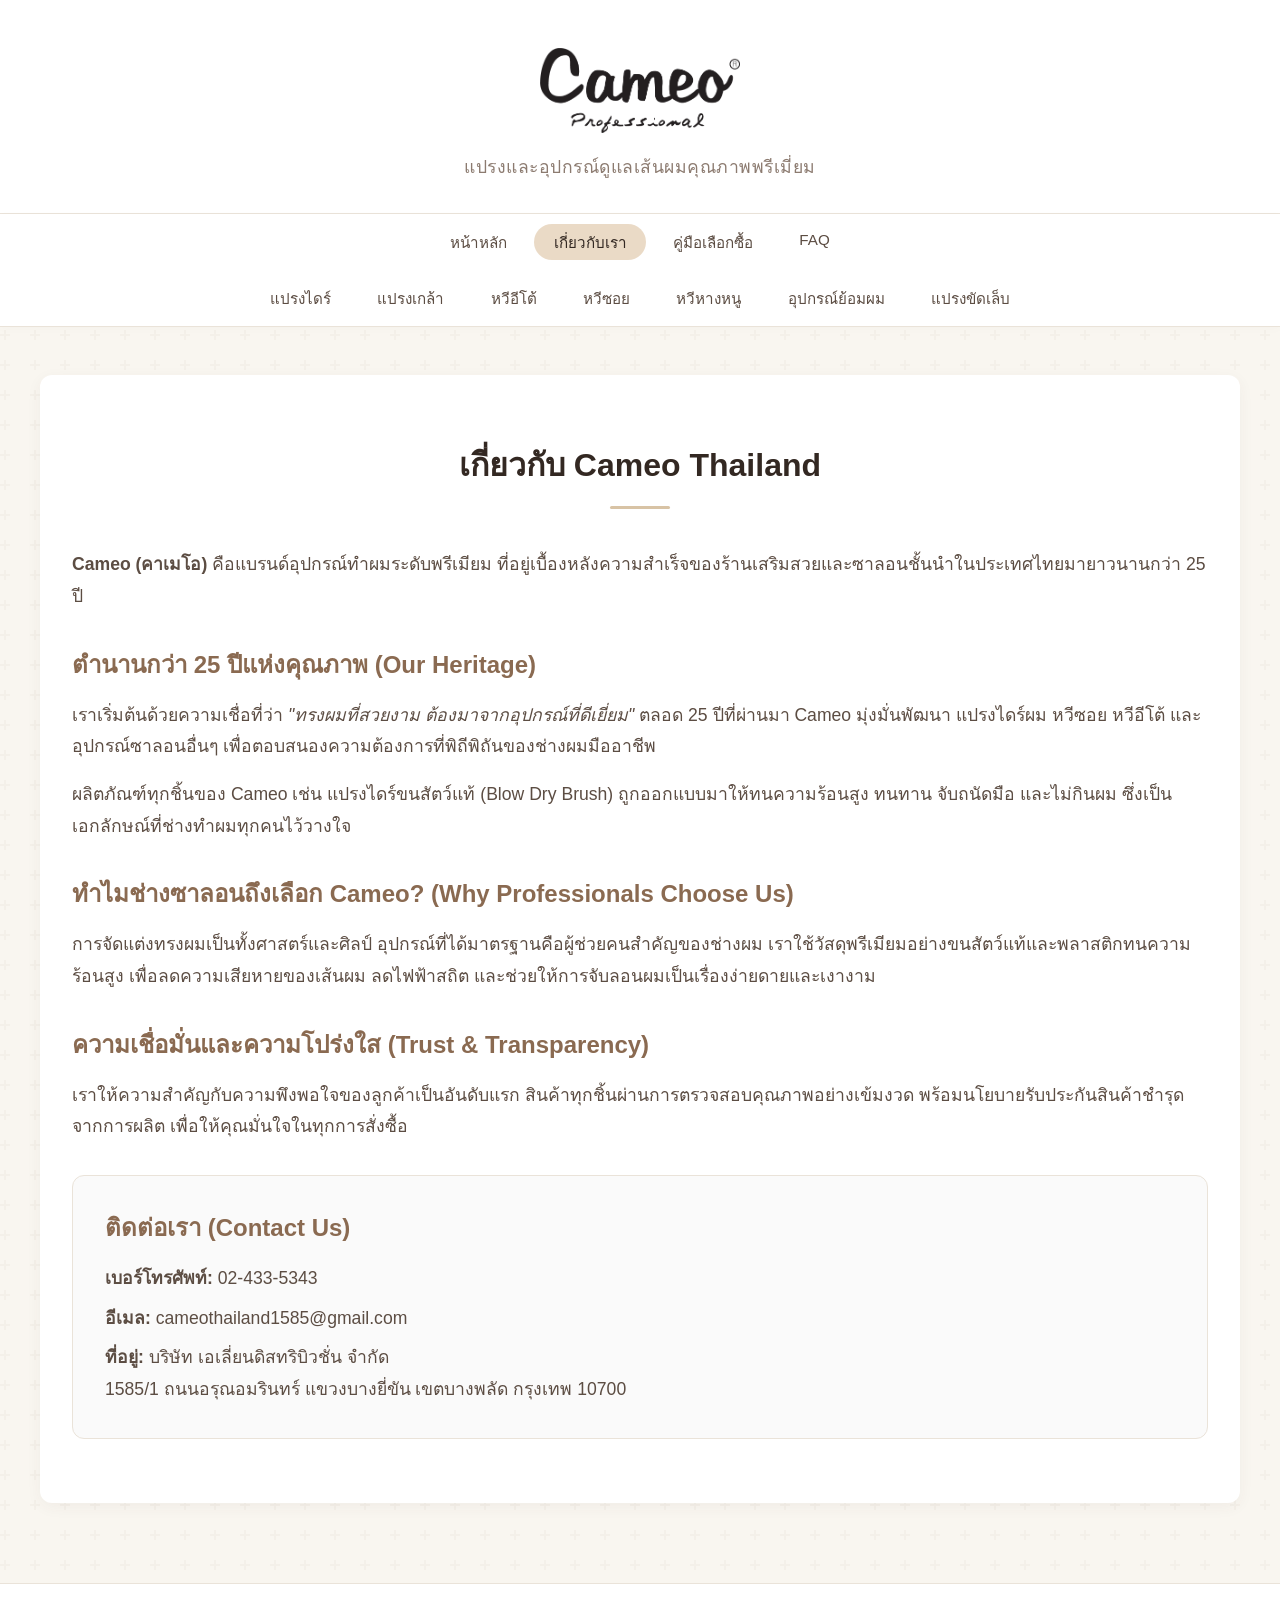
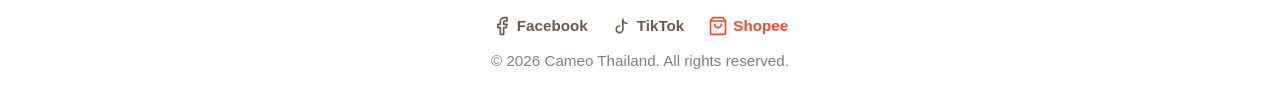
<file: about.html>
<!DOCTYPE html>
<html lang="th">
<head>
  <meta charset="UTF-8" />
  <meta http-equiv="X-UA-Compatible" content="IE=edge" />
  <meta name="viewport" content="width=device-width, initial-scale=1.0" />
  <title>เกี่ยวกับเรา | Cameo Thailand แบรนด์อุปกรณ์ทำผมที่ผู้เชี่ยวชาญไว้วางใจ</title>
  <meta name="description" content="ทำความรู้จัก Cameo Thailand แบรนด์แปรงไดร์ผม หวี และอุปกรณ์ซาลอนคุณภาพพรีเมียม ที่อยู่คู่ร้านเสริมสวยไทยมากว่า 25 ปี" />
  <link rel="stylesheet" href="style.css" />
  <style>
    .seo-content { padding: 4rem 2rem; background: #FFFFFF; border-radius: 12px; margin-bottom: 2rem; box-shadow: 0 4px 15px rgba(74, 59, 50, 0.05); }
    .seo-content h2 { border: none; margin-bottom: 1.5rem; text-align: left; }
    .seo-content h2::after { display: none; }
    .seo-content h3 { font-size: 1.5rem; color: #8A6A51; margin-bottom: 1rem; margin-top: 2rem; }
    .seo-content p { font-size: 1.1rem; line-height: 1.8; color: #5C4D43; margin-bottom: 1rem; }
  </style>
  <script type="application/ld+json">
  {
    "@context": "https://schema.org",
    "@type": "Organization",
    "name": "Cameo Thailand",
    "url": "https://cameothailand.com",
    "logo": "https://cameothailand.com/resource/Cameo%20image/Logo%20Cameo.png",
    "description": "แบรนด์อุปกรณ์ทำผม แปรงไดร์ หวีซอย หวีหางหนู และอุปกรณ์เสริมสวยคุณภาพสูง ที่ได้รับความไว้วางใจจากร้านซาลอนทั่วประเทศ",
    "contactPoint": {
      "@type": "ContactPoint",
      "telephone": "02-883-7494",
      "contactType": "customer service"
    }
  }
  </script>

  <link rel="icon" type="image/png" href="favicon.png" />
</head>
<body>
  <header class="header">
    <a href="index.html">
      <img src="resource/Cameo%20image/Logo%20Cameo.png" alt="Cameo Thailand Logo" class="logo" />
    </a>
    <div class="site-title">Cameo Thailand</div>
    <p class="tagline">แปรงและอุปกรณ์ดูแลเส้นผมคุณภาพพรีเมี่ยม</p>
  </header>
  <nav class="nav">
    <ul class="nav-row top-row">
      <li><a href="index.html">หน้าหลัก</a></li>
      <li><a href="about.html" class="active">เกี่ยวกับเรา</a></li>
      <li><a href="buying-guide.html">คู่มือเลือกซื้อ</a></li>
      <li><a href="faq.html">FAQ</a></li>
    </ul>
    <ul class="nav-row bottom-row">
      <li><a href="category-1.html">แปรงไดร์</a></li>
      <li><a href="category-2.html">แปรงเกล้า</a></li>
      <li><a href="category-3.html">หวีอีโต้</a></li>
      <li><a href="category-4.html">หวีซอย</a></li>
      <li><a href="category-5.html">หวีหางหนู</a></li>
      <li><a href="category-6.html">อุปกรณ์ย้อมผม</a></li>
      <li><a href="category-7.html">แปรงขัดเล็บ</a></li>
    </ul>
  </nav>
  <main class="main">
    <article class="seo-content">
      <h1>เกี่ยวกับ Cameo Thailand</h1>
      <p><strong>Cameo (คาเมโอ)</strong> คือแบรนด์อุปกรณ์ทำผมระดับพรีเมียม ที่อยู่เบื้องหลังความสำเร็จของร้านเสริมสวยและซาลอนชั้นนำในประเทศไทยมายาวนานกว่า 25 ปี</p>
      
      <h3>ตำนานกว่า 25 ปีแห่งคุณภาพ (Our Heritage)</h3>
      <p>เราเริ่มต้นด้วยความเชื่อที่ว่า <em>"ทรงผมที่สวยงาม ต้องมาจากอุปกรณ์ที่ดีเยี่ยม"</em> ตลอด 25 ปีที่ผ่านมา Cameo มุ่งมั่นพัฒนา แปรงไดร์ผม หวีซอย หวีอีโต้ และอุปกรณ์ซาลอนอื่นๆ เพื่อตอบสนองความต้องการที่พิถีพิถันของช่างผมมืออาชีพ</p>
      <p>ผลิตภัณฑ์ทุกชิ้นของ Cameo เช่น แปรงไดร์ขนสัตว์แท้ (Blow Dry Brush) ถูกออกแบบมาให้ทนความร้อนสูง ทนทาน จับถนัดมือ และไม่กินผม ซึ่งเป็นเอกลักษณ์ที่ช่างทำผมทุกคนไว้วางใจ</p>

      <h3>ทำไมช่างซาลอนถึงเลือก Cameo? (Why Professionals Choose Us)</h3>
      <p>การจัดแต่งทรงผมเป็นทั้งศาสตร์และศิลป์ อุปกรณ์ที่ได้มาตรฐานคือผู้ช่วยคนสำคัญของช่างผม เราใช้วัสดุพรีเมียมอย่างขนสัตว์แท้และพลาสติกทนความร้อนสูง เพื่อลดความเสียหายของเส้นผม ลดไฟฟ้าสถิต และช่วยให้การจับลอนผมเป็นเรื่องง่ายดายและเงางาม</p>

      <h3>ความเชื่อมั่นและความโปร่งใส (Trust & Transparency)</h3>
      <p>เราให้ความสำคัญกับความพึงพอใจของลูกค้าเป็นอันดับแรก สินค้าทุกชิ้นผ่านการตรวจสอบคุณภาพอย่างเข้มงวด พร้อมนโยบายรับประกันสินค้าชำรุดจากการผลิต เพื่อให้คุณมั่นใจในทุกการสั่งซื้อ</p>
      
      <div style="background: #FAFAFA; padding: 2rem; border-radius: 12px; margin-top: 2rem; border: 1px solid #EAE3D9;">
        <h3 style="margin-top: 0;">ติดต่อเรา (Contact Us)</h3>
        <p style="margin-bottom: 0.5rem;"><strong>เบอร์โทรศัพท์:</strong> 02-433-5343</p>
        <p style="margin-bottom: 0.5rem;"><strong>อีเมล:</strong> cameothailand1585@gmail.com</p>
        <p style="margin-bottom: 0;"><strong>ที่อยู่:</strong> บริษัท เอเลี่ยนดิสทริบิวชั่น จำกัด<br>1585/1 ถนนอรุณอมรินทร์ แขวงบางยี่ขัน เขตบางพลัด กรุงเทพ 10700</p>
      </div>
    </article>
  </main>
      <footer class="footer">
    <div class="footer-links" style="margin-bottom: 1rem; display: flex; justify-content: center; gap: 1.5rem; flex-wrap: wrap; align-items: center;">
      <a href="https://www.facebook.com/cameoprofessional/" target="_blank" rel="noopener noreferrer" style="color: #6C5A4F; text-decoration: none; font-weight: 600; display: flex; align-items: center;">
        <svg width="20" height="20" viewBox="0 0 24 24" fill="none" stroke="currentColor" stroke-width="2" stroke-linecap="round" stroke-linejoin="round" style="margin-right: 5px;"><path d="M18 2h-3a5 5 0 0 0-5 5v3H7v4h3v8h4v-8h3l1-4h-4V7a1 1 0 0 1 1-1h3z"></path></svg> Facebook
      </a>
      <a href="https://www.tiktok.com/@cameo.thailand" target="_blank" rel="noopener noreferrer" style="color: #6C5A4F; text-decoration: none; font-weight: 600; display: flex; align-items: center;">
        <svg width="20" height="20" viewBox="0 0 24 24" fill="none" stroke="currentColor" stroke-width="2" stroke-linecap="round" stroke-linejoin="round" style="margin-right: 5px;"><path d="M9 12a4 4 0 1 0 4 4V4a5 5 0 0 0 5 5"></path></svg> TikTok
      </a>
      <a href="https://shopee.co.th/salonplus" target="_blank" rel="noopener noreferrer" style="color: #ee4d2d; text-decoration: none; font-weight: 600; display: flex; align-items: center;">
        <svg width="20" height="20" viewBox="0 0 24 24" fill="none" stroke="currentColor" stroke-width="2" stroke-linecap="round" stroke-linejoin="round" style="margin-right: 5px;"><path d="M6 2L3 6v14a2 2 0 0 0 2 2h14a2 2 0 0 0 2-2V6l-3-4z"></path><line x1="3" y1="6" x2="21" y2="6"></line><path d="M16 10a4 4 0 0 1-8 0"></path></svg> Shopee
      </a>
    </div>
    <p>© 2026 Cameo Thailand. All rights reserved.</p>
  </footer>
</body>
</html>
</file>
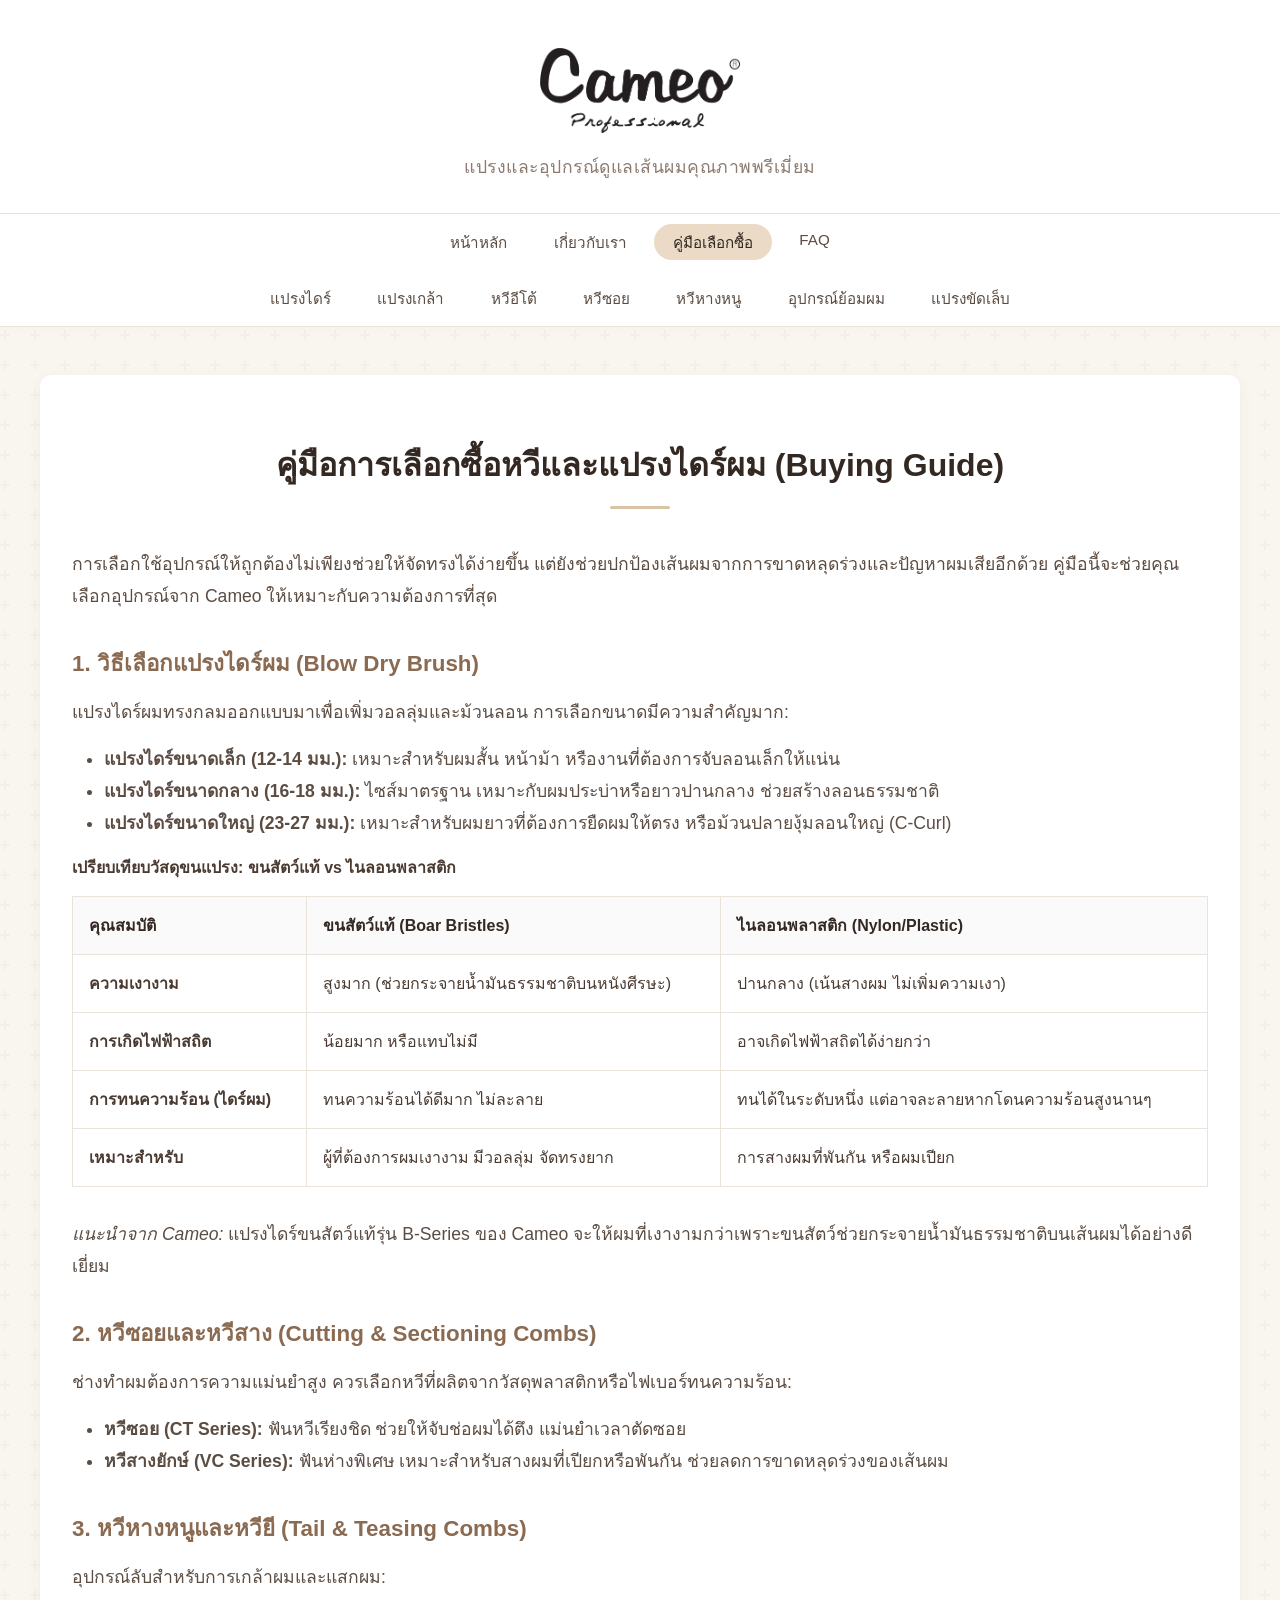
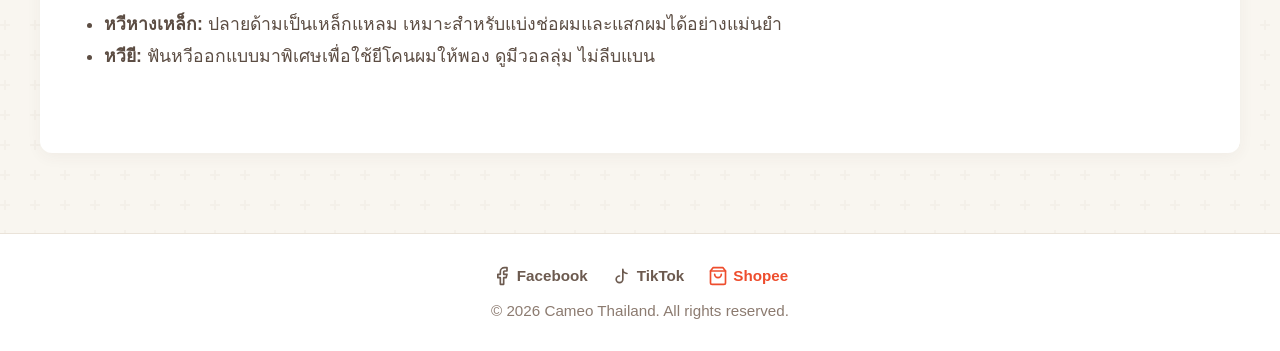
<file: buying-guide.html>
<!DOCTYPE html>
<html lang="th">
<head>
  <meta charset="UTF-8" />
  <meta http-equiv="X-UA-Compatible" content="IE=edge" />
  <meta name="viewport" content="width=device-width, initial-scale=1.0" />
  <title>คู่มือการเลือกซื้อแปรงและหวี | วิธีเลือกให้เหมาะกับเส้นผม - Cameo Thailand</title>
  <meta name="description" content="คู่มือแนะนำวิธีการเลือกซื้อแปรงไดร์ผม หวีซอย หวีอีโต้ ให้เหมาะกับสภาพเส้นผมของคุณ เคล็ดลับจากผู้เชี่ยวชาญกว่า 25 ปี" />
  <link rel="stylesheet" href="style.css" />
  <style>
    .seo-content { padding: 4rem 2rem; background: #FFFFFF; border-radius: 12px; margin-bottom: 2rem; box-shadow: 0 4px 15px rgba(74, 59, 50, 0.05); }
    .seo-content h2 { border: none; margin-bottom: 1.5rem; text-align: left; }
    .seo-content h2::after { display: none; }
    .seo-content h3 { font-size: 1.4rem; color: #8A6A51; margin-bottom: 1rem; margin-top: 2rem; }
    .seo-content p, .seo-content ul { font-size: 1.1rem; line-height: 1.8; color: #5C4D43; margin-bottom: 1rem; }
    .seo-content ul { padding-left: 2rem; }
  </style>

  <link rel="icon" type="image/png" href="favicon.png" />
</head>
<body>
  <header class="header">
    <a href="index.html">
      <img src="resource/Cameo%20image/Logo%20Cameo.png" alt="Cameo Thailand Logo" class="logo" />
    </a>
    <div class="site-title">Cameo Thailand</div>
    <p class="tagline">แปรงและอุปกรณ์ดูแลเส้นผมคุณภาพพรีเมี่ยม</p>
  </header>
  <nav class="nav">
    <ul class="nav-row top-row">
      <li><a href="index.html">หน้าหลัก</a></li>
      <li><a href="about.html">เกี่ยวกับเรา</a></li>
      <li><a href="buying-guide.html" class="active">คู่มือเลือกซื้อ</a></li>
      <li><a href="faq.html">FAQ</a></li>
    </ul>
    <ul class="nav-row bottom-row">
      <li><a href="category-1.html">แปรงไดร์</a></li>
      <li><a href="category-2.html">แปรงเกล้า</a></li>
      <li><a href="category-3.html">หวีอีโต้</a></li>
      <li><a href="category-4.html">หวีซอย</a></li>
      <li><a href="category-5.html">หวีหางหนู</a></li>
      <li><a href="category-6.html">อุปกรณ์ย้อมผม</a></li>
      <li><a href="category-7.html">แปรงขัดเล็บ</a></li>
    </ul>
  </nav>
  <main class="main">
    <article class="seo-content">
      <h1>คู่มือการเลือกซื้อหวีและแปรงไดร์ผม (Buying Guide)</h1>
      <p>การเลือกใช้อุปกรณ์ให้ถูกต้องไม่เพียงช่วยให้จัดทรงได้ง่ายขึ้น แต่ยังช่วยปกป้องเส้นผมจากการขาดหลุดร่วงและปัญหาผมเสียอีกด้วย คู่มือนี้จะช่วยคุณเลือกอุปกรณ์จาก Cameo ให้เหมาะกับความต้องการที่สุด</p>
      
      <h3>1. วิธีเลือกแปรงไดร์ผม (Blow Dry Brush)</h3>
      <p>แปรงไดร์ผมทรงกลมออกแบบมาเพื่อเพิ่มวอลลุ่มและม้วนลอน การเลือกขนาดมีความสำคัญมาก:</p>
      <ul>
        <li><strong>แปรงไดร์ขนาดเล็ก (12-14 มม.):</strong> เหมาะสำหรับผมสั้น หน้าม้า หรืองานที่ต้องการจับลอนเล็กให้แน่น</li>
        <li><strong>แปรงไดร์ขนาดกลาง (16-18 มม.):</strong> ไซส์มาตรฐาน เหมาะกับผมประบ่าหรือยาวปานกลาง ช่วยสร้างลอนธรรมชาติ</li>
        <li><strong>แปรงไดร์ขนาดใหญ่ (23-27 มม.):</strong> เหมาะสำหรับผมยาวที่ต้องการยืดผมให้ตรง หรือม้วนปลายงุ้มลอนใหญ่ (C-Curl)</li>
      </ul>
      
      <h4>เปรียบเทียบวัสดุขนแปรง: ขนสัตว์แท้ vs ไนลอนพลาสติก</h4>
      <div style="overflow-x: auto; margin-bottom: 2rem; margin-top: 1rem;">
        <table style="width: 100%; border-collapse: collapse; border: 1px solid #EAE3D9; text-align: left;">
          <thead>
            <tr style="background-color: #FAFAFA; color: #332822;">
              <th style="padding: 1rem; border: 1px solid #EAE3D9;">คุณสมบัติ</th>
              <th style="padding: 1rem; border: 1px solid #EAE3D9;">ขนสัตว์แท้ (Boar Bristles)</th>
              <th style="padding: 1rem; border: 1px solid #EAE3D9;">ไนลอนพลาสติก (Nylon/Plastic)</th>
            </tr>
          </thead>
          <tbody>
            <tr>
              <td style="padding: 1rem; border: 1px solid #EAE3D9;"><strong>ความเงางาม</strong></td>
              <td style="padding: 1rem; border: 1px solid #EAE3D9;">สูงมาก (ช่วยกระจายน้ำมันธรรมชาติบนหนังศีรษะ)</td>
              <td style="padding: 1rem; border: 1px solid #EAE3D9;">ปานกลาง (เน้นสางผม ไม่เพิ่มความเงา)</td>
            </tr>
            <tr>
              <td style="padding: 1rem; border: 1px solid #EAE3D9;"><strong>การเกิดไฟฟ้าสถิต</strong></td>
              <td style="padding: 1rem; border: 1px solid #EAE3D9;">น้อยมาก หรือแทบไม่มี</td>
              <td style="padding: 1rem; border: 1px solid #EAE3D9;">อาจเกิดไฟฟ้าสถิตได้ง่ายกว่า</td>
            </tr>
            <tr>
              <td style="padding: 1rem; border: 1px solid #EAE3D9;"><strong>การทนความร้อน (ไดร์ผม)</strong></td>
              <td style="padding: 1rem; border: 1px solid #EAE3D9;">ทนความร้อนได้ดีมาก ไม่ละลาย</td>
              <td style="padding: 1rem; border: 1px solid #EAE3D9;">ทนได้ในระดับหนึ่ง แต่อาจละลายหากโดนความร้อนสูงนานๆ</td>
            </tr>
            <tr>
              <td style="padding: 1rem; border: 1px solid #EAE3D9;"><strong>เหมาะสำหรับ</strong></td>
              <td style="padding: 1rem; border: 1px solid #EAE3D9;">ผู้ที่ต้องการผมเงางาม มีวอลลุ่ม จัดทรงยาก</td>
              <td style="padding: 1rem; border: 1px solid #EAE3D9;">การสางผมที่พันกัน หรือผมเปียก</td>
            </tr>
          </tbody>
        </table>
      </div>
      <p><em>แนะนำจาก Cameo:</em> แปรงไดร์ขนสัตว์แท้รุ่น B-Series ของ Cameo จะให้ผมที่เงางามกว่าเพราะขนสัตว์ช่วยกระจายน้ำมันธรรมชาติบนเส้นผมได้อย่างดีเยี่ยม</p>

      <h3>2. หวีซอยและหวีสาง (Cutting & Sectioning Combs)</h3>
      <p>ช่างทำผมต้องการความแม่นยำสูง ควรเลือกหวีที่ผลิตจากวัสดุพลาสติกหรือไฟเบอร์ทนความร้อน:</p>
      <ul>
        <li><strong>หวีซอย (CT Series):</strong> ฟันหวีเรียงชิด ช่วยให้จับช่อผมได้ตึง แม่นยำเวลาตัดซอย</li>
        <li><strong>หวีสางยักษ์ (VC Series):</strong> ฟันห่างพิเศษ เหมาะสำหรับสางผมที่เปียกหรือพันกัน ช่วยลดการขาดหลุดร่วงของเส้นผม</li>
      </ul>

      <h3>3. หวีหางหนูและหวียี (Tail & Teasing Combs)</h3>
      <p>อุปกรณ์ลับสำหรับการเกล้าผมและแสกผม:</p>
      <ul>
        <li><strong>หวีหางเหล็ก:</strong> ปลายด้ามเป็นเหล็กแหลม เหมาะสำหรับแบ่งช่อผมและแสกผมได้อย่างแม่นยำ</li>
        <li><strong>หวียี:</strong> ฟันหวีออกแบบมาพิเศษเพื่อใช้ยีโคนผมให้พอง ดูมีวอลลุ่ม ไม่ลีบแบน</li>
      </ul>
    </article>
  </main>
      <footer class="footer">
    <div class="footer-links" style="margin-bottom: 1rem; display: flex; justify-content: center; gap: 1.5rem; flex-wrap: wrap; align-items: center;">
      <a href="https://www.facebook.com/cameoprofessional/" target="_blank" rel="noopener noreferrer" style="color: #6C5A4F; text-decoration: none; font-weight: 600; display: flex; align-items: center;">
        <svg width="20" height="20" viewBox="0 0 24 24" fill="none" stroke="currentColor" stroke-width="2" stroke-linecap="round" stroke-linejoin="round" style="margin-right: 5px;"><path d="M18 2h-3a5 5 0 0 0-5 5v3H7v4h3v8h4v-8h3l1-4h-4V7a1 1 0 0 1 1-1h3z"></path></svg> Facebook
      </a>
      <a href="https://www.tiktok.com/@cameo.thailand" target="_blank" rel="noopener noreferrer" style="color: #6C5A4F; text-decoration: none; font-weight: 600; display: flex; align-items: center;">
        <svg width="20" height="20" viewBox="0 0 24 24" fill="none" stroke="currentColor" stroke-width="2" stroke-linecap="round" stroke-linejoin="round" style="margin-right: 5px;"><path d="M9 12a4 4 0 1 0 4 4V4a5 5 0 0 0 5 5"></path></svg> TikTok
      </a>
      <a href="https://shopee.co.th/salonplus" target="_blank" rel="noopener noreferrer" style="color: #ee4d2d; text-decoration: none; font-weight: 600; display: flex; align-items: center;">
        <svg width="20" height="20" viewBox="0 0 24 24" fill="none" stroke="currentColor" stroke-width="2" stroke-linecap="round" stroke-linejoin="round" style="margin-right: 5px;"><path d="M6 2L3 6v14a2 2 0 0 0 2 2h14a2 2 0 0 0 2-2V6l-3-4z"></path><line x1="3" y1="6" x2="21" y2="6"></line><path d="M16 10a4 4 0 0 1-8 0"></path></svg> Shopee
      </a>
    </div>
    <p>© 2026 Cameo Thailand. All rights reserved.</p>
  </footer>
</body>
</html>
</file>
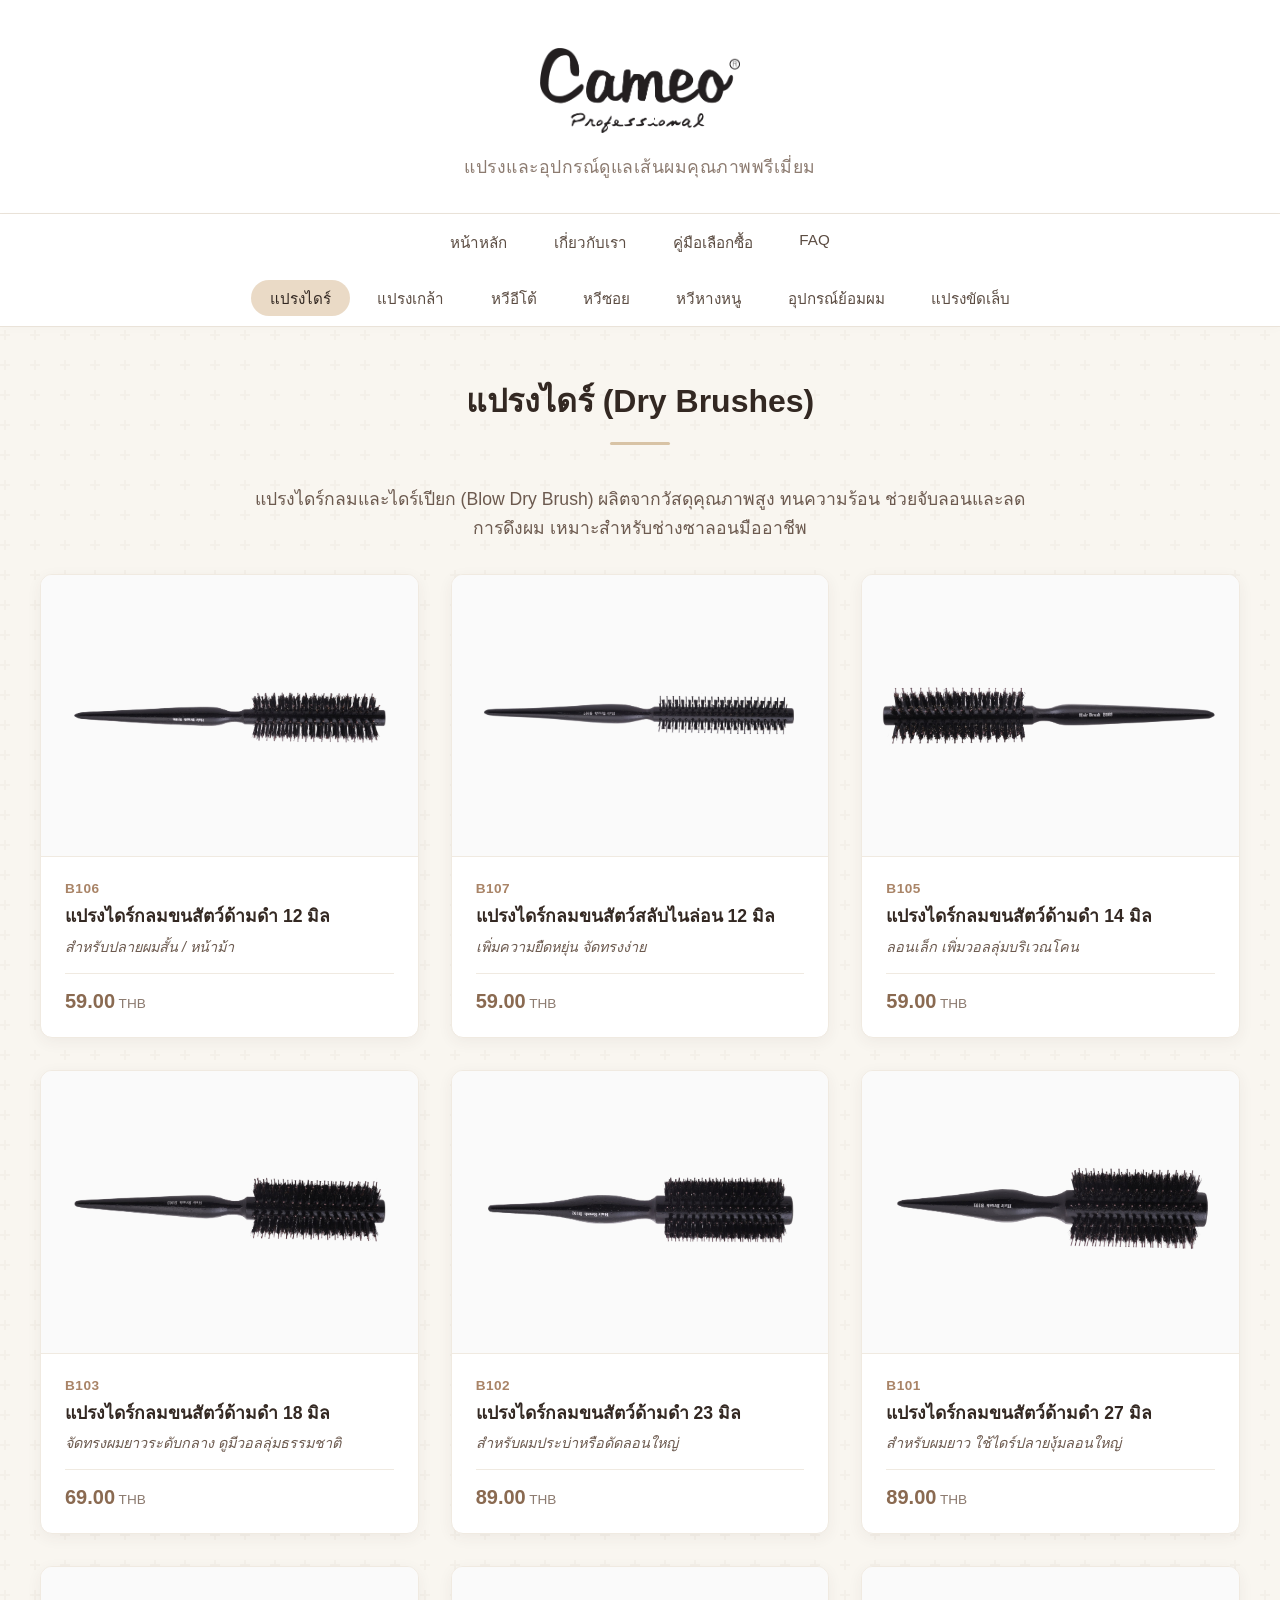
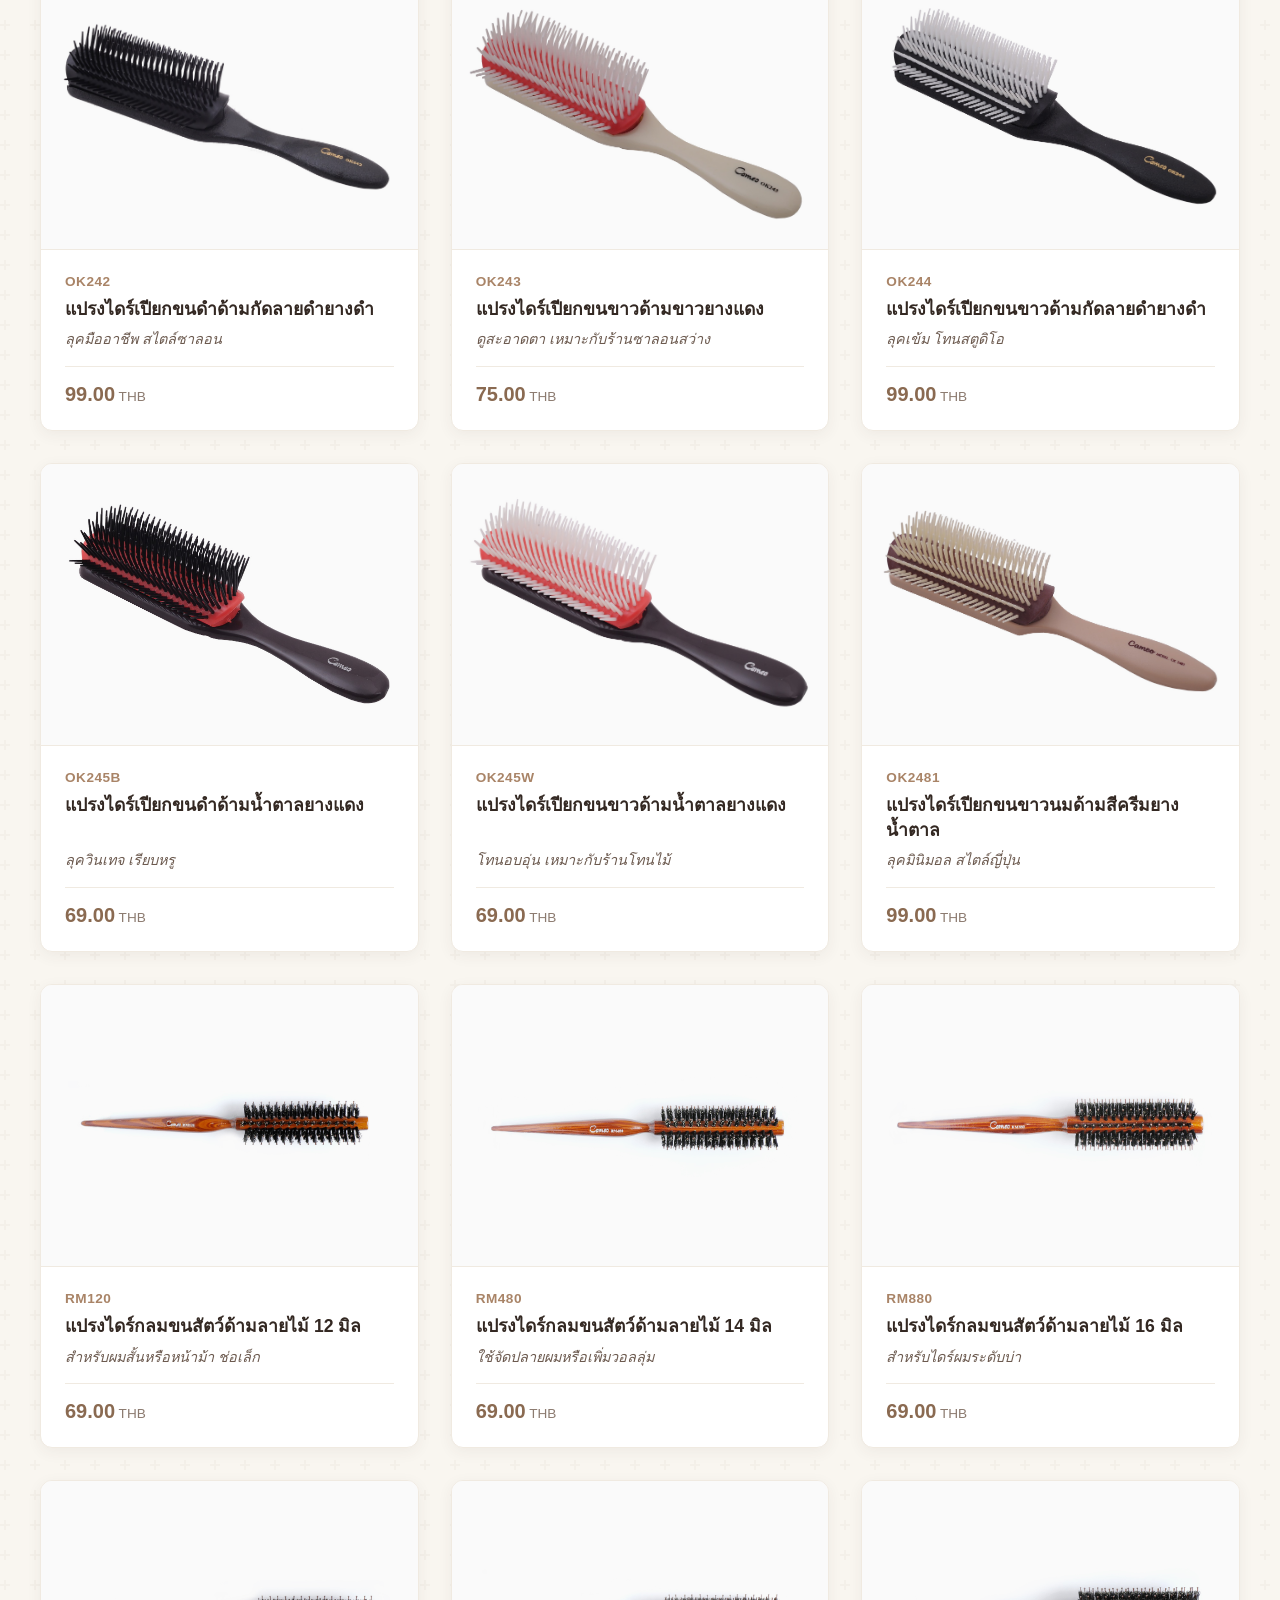
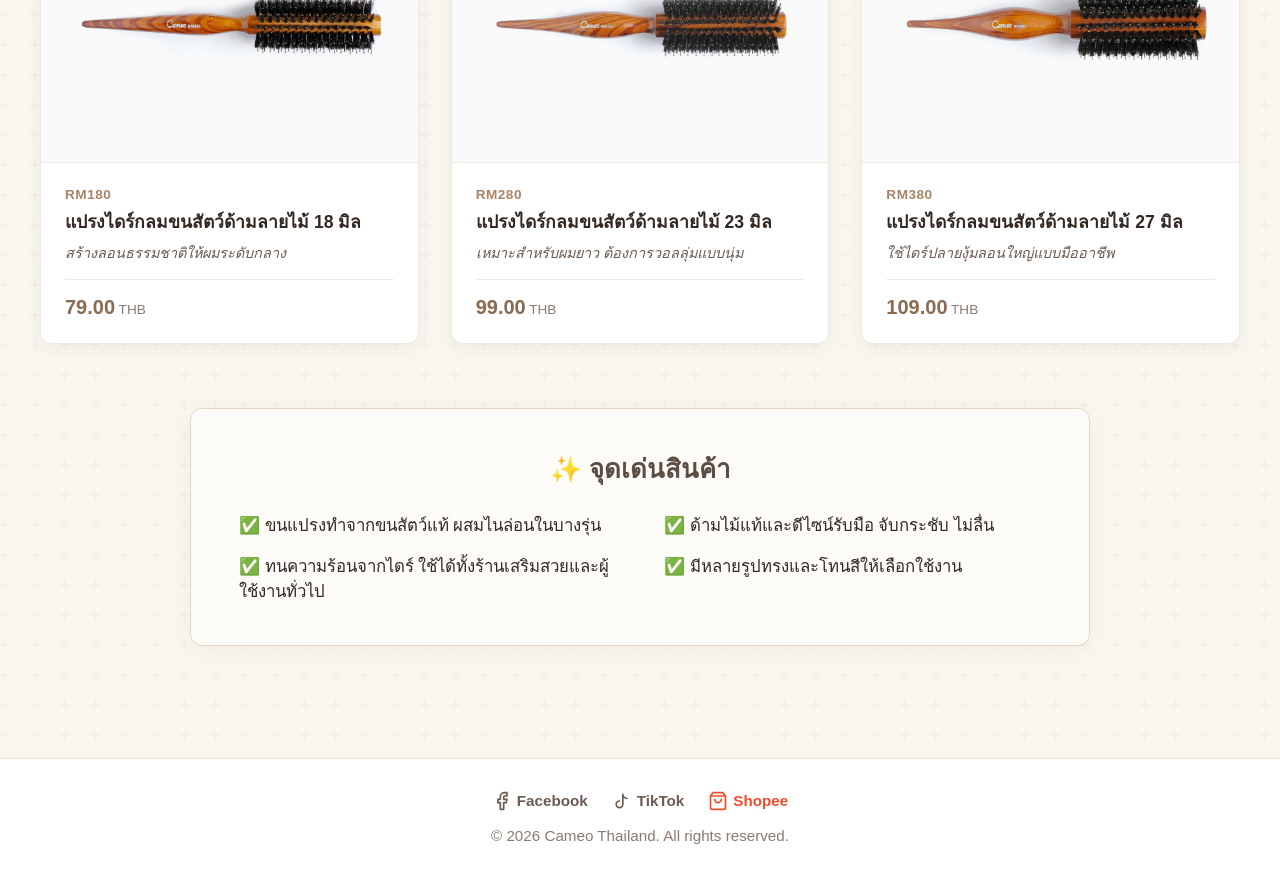
<file: category-1.html>
<!DOCTYPE html>
<html lang="th">
<head>
  <meta charset="UTF-8" />
  <meta http-equiv="X-UA-Compatible" content="IE=edge" />
  <meta name="viewport" content="width=device-width, initial-scale=1.0" />
  <title>แปรงไดร์ – Cameo Thailand</title>
  <meta name="description" content="รายการแปรงไดร์คุณภาพจาก Cameo Thailand พร้อมราคา" />
  <link rel="stylesheet" href="style.css" />

  <link rel="icon" type="image/png" href="favicon.png" />
</head>
<body>
  <header class="header">
    <img src="resource/Cameo image/Logo%20Cameo.png" alt="Cameo Thailand Logo" class="logo" />
    <div class="site-title">Cameo Thailand</div>
    <p class="tagline">แปรงและอุปกรณ์ดูแลเส้นผมคุณภาพพรีเมี่ยม</p>
  </header>
  <nav class="nav">
    <ul class="nav-row top-row">
      <li><a href="index.html">หน้าหลัก</a></li>
      <li><a href="about.html">เกี่ยวกับเรา</a></li>
      <li><a href="buying-guide.html">คู่มือเลือกซื้อ</a></li>
      <li><a href="faq.html">FAQ</a></li>
    </ul>
    <ul class="nav-row bottom-row">
      <li><a href="category-1.html" class="active">แปรงไดร์</a></li>
      <li><a href="category-2.html">แปรงเกล้า</a></li>
      <li><a href="category-3.html">หวีอีโต้</a></li>
      <li><a href="category-4.html">หวีซอย</a></li>
      <li><a href="category-5.html">หวีหางหนู</a></li>
      <li><a href="category-6.html">อุปกรณ์ย้อมผม</a></li>
      <li><a href="category-7.html">แปรงขัดเล็บ</a></li>
    </ul>
  </nav>
  <main class="main">
    <h1>แปรงไดร์ (Dry Brushes)</h1>
    <p class="category-intro" style="text-align:center; max-width:800px; margin: 0 auto 2rem; color: #6C5A4F; font-size:1.1rem; line-height: 1.6;">แปรงไดร์กลมและไดร์เปียก (Blow Dry Brush) ผลิตจากวัสดุคุณภาพสูง ทนความร้อน ช่วยจับลอนและลดการดึงผม เหมาะสำหรับช่างซาลอนมืออาชีพ</p>
    
    <div class="product-grid">
      <div class="product-card">
        <div class="product-image-wrapper">
          <a href="https://shopee.co.th/Cameo-Blow-Dry-Brushes-แปรงไดร์กลม-แปรงไดร์เปียก-มีหลายแบบให้เลือก-(E-Series-OK-Series-RM-Series)-i.42125554.45603461690?extraParams=%7B%22display_model_id%22%3A262275173638%2C%22model_selection_logic%22%3A3%7D" target="_blank" rel="noopener noreferrer"><img class="rotate-vertical" src="resource/Cameo image/1%20%E0%B9%81%E0%B8%9B%E0%B8%A3%E0%B8%87%E0%B9%84%E0%B8%94%E0%B8%A3%E0%B9%8C%E0%B8%81%E0%B8%A5%E0%B8%A1%20%E0%B9%81%E0%B8%9B%E0%B8%A3%E0%B8%87%E0%B9%84%E0%B8%94%E0%B8%A3%E0%B9%8C%E0%B9%80%E0%B8%9B%E0%B8%B5%E0%B8%A2%E0%B8%81/B106.jpg" alt="แปรงไดร์กลมขนสัตว์ด้ามดำ 12 มิล" loading="lazy" /></a>
        </div>
        <div class="product-details">
          <div class="product-code">B106</div>
          <h3 class="product-name">แปรงไดร์กลมขนสัตว์ด้ามดำ 12 มิล</h3>
          <p class="product-desc">สำหรับปลายผมสั้น / หน้าม้า</p>
          <div class="product-price">59.00</div>
        </div>
      </div>
      <div class="product-card">
        <div class="product-image-wrapper">
          <a href="https://shopee.co.th/Cameo-Blow-Dry-Brushes-แปรงไดร์กลม-แปรงไดร์เปียก-มีหลายแบบให้เลือก-(E-Series-OK-Series-RM-Series)-i.42125554.45603461690?extraParams=%7B%22display_model_id%22%3A262275173638%2C%22model_selection_logic%22%3A3%7D" target="_blank" rel="noopener noreferrer"><img class="rotate-vertical" src="resource/Cameo image/1%20%E0%B9%81%E0%B8%9B%E0%B8%A3%E0%B8%87%E0%B9%84%E0%B8%94%E0%B8%A3%E0%B9%8C%E0%B8%81%E0%B8%A5%E0%B8%A1%20%E0%B9%81%E0%B8%9B%E0%B8%A3%E0%B8%87%E0%B9%84%E0%B8%94%E0%B8%A3%E0%B9%8C%E0%B9%80%E0%B8%9B%E0%B8%B5%E0%B8%A2%E0%B8%81/B107.jpg" alt="แปรงไดร์กลมขนสัตว์สลับไนล่อน 12 มิล" loading="lazy" /></a>
        </div>
        <div class="product-details">
          <div class="product-code">B107</div>
          <h3 class="product-name">แปรงไดร์กลมขนสัตว์สลับไนล่อน 12 มิล</h3>
          <p class="product-desc">เพิ่มความยืดหยุ่น จัดทรงง่าย</p>
          <div class="product-price">59.00</div>
        </div>
      </div>
      <div class="product-card">
        <div class="product-image-wrapper">
          <a href="https://shopee.co.th/Cameo-Blow-Dry-Brushes-แปรงไดร์กลม-แปรงไดร์เปียก-มีหลายแบบให้เลือก-(E-Series-OK-Series-RM-Series)-i.42125554.45603461690?extraParams=%7B%22display_model_id%22%3A262275173638%2C%22model_selection_logic%22%3A3%7D" target="_blank" rel="noopener noreferrer"><img src="resource/Cameo image/1%20%E0%B9%81%E0%B8%9B%E0%B8%A3%E0%B8%87%E0%B9%84%E0%B8%94%E0%B8%A3%E0%B9%8C%E0%B8%81%E0%B8%A5%E0%B8%A1%20%E0%B9%81%E0%B8%9B%E0%B8%A3%E0%B8%87%E0%B9%84%E0%B8%94%E0%B8%A3%E0%B9%8C%E0%B9%80%E0%B8%9B%E0%B8%B5%E0%B8%A2%E0%B8%81/B105%20.png" alt="แปรงไดร์กลมขนสัตว์ด้ามดำ 14 มิล" loading="lazy" /></a>
        </div>
        <div class="product-details">
          <div class="product-code">B105</div>
          <h3 class="product-name">แปรงไดร์กลมขนสัตว์ด้ามดำ 14 มิล</h3>
          <p class="product-desc">ลอนเล็ก เพิ่มวอลลุ่มบริเวณโคน</p>
          <div class="product-price">59.00</div>
        </div>
      </div>
      <div class="product-card">
        <div class="product-image-wrapper">
          <a href="https://shopee.co.th/Cameo-Blow-Dry-Brushes-แปรงไดร์กลม-แปรงไดร์เปียก-มีหลายแบบให้เลือก-(E-Series-OK-Series-RM-Series)-i.42125554.45603461690?extraParams=%7B%22display_model_id%22%3A262275173638%2C%22model_selection_logic%22%3A3%7D" target="_blank" rel="noopener noreferrer"><img class="rotate-vertical" src="resource/Cameo image/1%20%E0%B9%81%E0%B8%9B%E0%B8%A3%E0%B8%87%E0%B9%84%E0%B8%94%E0%B8%A3%E0%B9%8C%E0%B8%81%E0%B8%A5%E0%B8%A1%20%E0%B9%81%E0%B8%9B%E0%B8%A3%E0%B8%87%E0%B9%84%E0%B8%94%E0%B8%A3%E0%B9%8C%E0%B9%80%E0%B8%9B%E0%B8%B5%E0%B8%A2%E0%B8%81/B103.jpg" alt="แปรงไดร์กลมขนสัตว์ด้ามดำ 18 มิล" loading="lazy" /></a>
        </div>
        <div class="product-details">
          <div class="product-code">B103</div>
          <h3 class="product-name">แปรงไดร์กลมขนสัตว์ด้ามดำ 18 มิล</h3>
          <p class="product-desc">จัดทรงผมยาวระดับกลาง ดูมีวอลลุ่มธรรมชาติ</p>
          <div class="product-price">69.00</div>
        </div>
      </div>
      <div class="product-card">
        <div class="product-image-wrapper">
          <a href="https://shopee.co.th/Cameo-Blow-Dry-Brushes-แปรงไดร์กลม-แปรงไดร์เปียก-มีหลายแบบให้เลือก-(E-Series-OK-Series-RM-Series)-i.42125554.45603461690?extraParams=%7B%22display_model_id%22%3A262275173638%2C%22model_selection_logic%22%3A3%7D" target="_blank" rel="noopener noreferrer"><img class="rotate-vertical" src="resource/Cameo image/1%20%E0%B9%81%E0%B8%9B%E0%B8%A3%E0%B8%87%E0%B9%84%E0%B8%94%E0%B8%A3%E0%B9%8C%E0%B8%81%E0%B8%A5%E0%B8%A1%20%E0%B9%81%E0%B8%9B%E0%B8%A3%E0%B8%87%E0%B9%84%E0%B8%94%E0%B8%A3%E0%B9%8C%E0%B9%80%E0%B8%9B%E0%B8%B5%E0%B8%A2%E0%B8%81/B102%20.jpg" alt="แปรงไดร์กลมขนสัตว์ด้ามดำ 23 มิล" loading="lazy" /></a>
        </div>
        <div class="product-details">
          <div class="product-code">B102</div>
          <h3 class="product-name">แปรงไดร์กลมขนสัตว์ด้ามดำ 23 มิล</h3>
          <p class="product-desc">สำหรับผมประบ่าหรือดัดลอนใหญ่</p>
          <div class="product-price">89.00</div>
        </div>
      </div>
      <div class="product-card">
        <div class="product-image-wrapper">
          <a href="https://shopee.co.th/Cameo-Blow-Dry-Brushes-แปรงไดร์กลม-แปรงไดร์เปียก-มีหลายแบบให้เลือก-(E-Series-OK-Series-RM-Series)-i.42125554.45603461690?extraParams=%7B%22display_model_id%22%3A262275173638%2C%22model_selection_logic%22%3A3%7D" target="_blank" rel="noopener noreferrer"><img class="rotate-vertical" src="resource/Cameo image/1%20%E0%B9%81%E0%B8%9B%E0%B8%A3%E0%B8%87%E0%B9%84%E0%B8%94%E0%B8%A3%E0%B9%8C%E0%B8%81%E0%B8%A5%E0%B8%A1%20%E0%B9%81%E0%B8%9B%E0%B8%A3%E0%B8%87%E0%B9%84%E0%B8%94%E0%B8%A3%E0%B9%8C%E0%B9%80%E0%B8%9B%E0%B8%B5%E0%B8%A2%E0%B8%81/B101%20.jpg" alt="แปรงไดร์กลมขนสัตว์ด้ามดำ 27 มิล" loading="lazy" /></a>
        </div>
        <div class="product-details">
          <div class="product-code">B101</div>
          <h3 class="product-name">แปรงไดร์กลมขนสัตว์ด้ามดำ 27 มิล</h3>
          <p class="product-desc">สำหรับผมยาว ใช้ไดร์ปลายงุ้มลอนใหญ่</p>
          <div class="product-price">89.00</div>
        </div>
      </div>
      <div class="product-card">
        <div class="product-image-wrapper">
          <a href="https://shopee.co.th/Cameo-Blow-Dry-Brushes-แปรงไดร์กลม-แปรงไดร์เปียก-มีหลายแบบให้เลือก-(E-Series-OK-Series-RM-Series)-i.42125554.45603461690?extraParams=%7B%22display_model_id%22%3A262275173638%2C%22model_selection_logic%22%3A3%7D" target="_blank" rel="noopener noreferrer"><img src="resource/Cameo image/1%20%E0%B9%81%E0%B8%9B%E0%B8%A3%E0%B8%87%E0%B9%84%E0%B8%94%E0%B8%A3%E0%B9%8C%E0%B8%81%E0%B8%A5%E0%B8%A1%20%E0%B9%81%E0%B8%9B%E0%B8%A3%E0%B8%87%E0%B9%84%E0%B8%94%E0%B8%A3%E0%B9%8C%E0%B9%80%E0%B8%9B%E0%B8%B5%E0%B8%A2%E0%B8%81/OK242.jpg" alt="แปรงไดร์เปียกขนดำด้ามกัดลายดำยางดำ" loading="lazy" /></a>
        </div>
        <div class="product-details">
          <div class="product-code">OK242</div>
          <h3 class="product-name">แปรงไดร์เปียกขนดำด้ามกัดลายดำยางดำ</h3>
          <p class="product-desc">ลุคมืออาชีพ สไตล์ซาลอน</p>
          <div class="product-price">99.00</div>
        </div>
      </div>
      <div class="product-card">
        <div class="product-image-wrapper">
          <a href="https://shopee.co.th/Cameo-Blow-Dry-Brushes-แปรงไดร์กลม-แปรงไดร์เปียก-มีหลายแบบให้เลือก-(E-Series-OK-Series-RM-Series)-i.42125554.45603461690?extraParams=%7B%22display_model_id%22%3A262275173638%2C%22model_selection_logic%22%3A3%7D" target="_blank" rel="noopener noreferrer"><img src="resource/Cameo image/1%20%E0%B9%81%E0%B8%9B%E0%B8%A3%E0%B8%87%E0%B9%84%E0%B8%94%E0%B8%A3%E0%B9%8C%E0%B8%81%E0%B8%A5%E0%B8%A1%20%E0%B9%81%E0%B8%9B%E0%B8%A3%E0%B8%87%E0%B9%84%E0%B8%94%E0%B8%A3%E0%B9%8C%E0%B9%80%E0%B8%9B%E0%B8%B5%E0%B8%A2%E0%B8%81/OK243%20.jpg" alt="แปรงไดร์เปียกขนขาวด้ามขาวยางแดง" loading="lazy" /></a>
        </div>
        <div class="product-details">
          <div class="product-code">OK243</div>
          <h3 class="product-name">แปรงไดร์เปียกขนขาวด้ามขาวยางแดง</h3>
          <p class="product-desc">ดูสะอาดตา เหมาะกับร้านซาลอนสว่าง</p>
          <div class="product-price">75.00</div>
        </div>
      </div>
      <div class="product-card">
        <div class="product-image-wrapper">
          <a href="https://shopee.co.th/Cameo-Blow-Dry-Brushes-แปรงไดร์กลม-แปรงไดร์เปียก-มีหลายแบบให้เลือก-(E-Series-OK-Series-RM-Series)-i.42125554.45603461690?extraParams=%7B%22display_model_id%22%3A262275173638%2C%22model_selection_logic%22%3A3%7D" target="_blank" rel="noopener noreferrer"><img src="resource/Cameo image/1%20%E0%B9%81%E0%B8%9B%E0%B8%A3%E0%B8%87%E0%B9%84%E0%B8%94%E0%B8%A3%E0%B9%8C%E0%B8%81%E0%B8%A5%E0%B8%A1%20%E0%B9%81%E0%B8%9B%E0%B8%A3%E0%B8%87%E0%B9%84%E0%B8%94%E0%B8%A3%E0%B9%8C%E0%B9%80%E0%B8%9B%E0%B8%B5%E0%B8%A2%E0%B8%81/OK244.jpg" alt="แปรงไดร์เปียกขนขาวด้ามกัดลายดำยางดำ" loading="lazy" /></a>
        </div>
        <div class="product-details">
          <div class="product-code">OK244</div>
          <h3 class="product-name">แปรงไดร์เปียกขนขาวด้ามกัดลายดำยางดำ</h3>
          <p class="product-desc">ลุคเข้ม โทนสตูดิโอ</p>
          <div class="product-price">99.00</div>
        </div>
      </div>
      <div class="product-card">
        <div class="product-image-wrapper">
          <a href="https://shopee.co.th/Cameo-Blow-Dry-Brushes-แปรงไดร์กลม-แปรงไดร์เปียก-มีหลายแบบให้เลือก-(E-Series-OK-Series-RM-Series)-i.42125554.45603461690?extraParams=%7B%22display_model_id%22%3A262275173638%2C%22model_selection_logic%22%3A3%7D" target="_blank" rel="noopener noreferrer"><img src="resource/Cameo image/1%20%E0%B9%81%E0%B8%9B%E0%B8%A3%E0%B8%87%E0%B9%84%E0%B8%94%E0%B8%A3%E0%B9%8C%E0%B8%81%E0%B8%A5%E0%B8%A1%20%E0%B9%81%E0%B8%9B%E0%B8%A3%E0%B8%87%E0%B9%84%E0%B8%94%E0%B8%A3%E0%B9%8C%E0%B9%80%E0%B8%9B%E0%B8%B5%E0%B8%A2%E0%B8%81/OK245B.jpg" alt="แปรงไดร์เปียกขนดำด้ามน้ำตาลยางแดง" loading="lazy" /></a>
        </div>
        <div class="product-details">
          <div class="product-code">OK245B</div>
          <h3 class="product-name">แปรงไดร์เปียกขนดำด้ามน้ำตาลยางแดง</h3>
          <p class="product-desc">ลุควินเทจ เรียบหรู</p>
          <div class="product-price">69.00</div>
        </div>
      </div>
      <div class="product-card">
        <div class="product-image-wrapper">
          <a href="https://shopee.co.th/Cameo-Blow-Dry-Brushes-แปรงไดร์กลม-แปรงไดร์เปียก-มีหลายแบบให้เลือก-(E-Series-OK-Series-RM-Series)-i.42125554.45603461690?extraParams=%7B%22display_model_id%22%3A262275173638%2C%22model_selection_logic%22%3A3%7D" target="_blank" rel="noopener noreferrer"><img src="resource/Cameo image/1%20%E0%B9%81%E0%B8%9B%E0%B8%A3%E0%B8%87%E0%B9%84%E0%B8%94%E0%B8%A3%E0%B9%8C%E0%B8%81%E0%B8%A5%E0%B8%A1%20%E0%B9%81%E0%B8%9B%E0%B8%A3%E0%B8%87%E0%B9%84%E0%B8%94%E0%B8%A3%E0%B9%8C%E0%B9%80%E0%B8%9B%E0%B8%B5%E0%B8%A2%E0%B8%81/OK245W.jpg" alt="แปรงไดร์เปียกขนขาวด้ามน้ำตาลยางแดง" loading="lazy" /></a>
        </div>
        <div class="product-details">
          <div class="product-code">OK245W</div>
          <h3 class="product-name">แปรงไดร์เปียกขนขาวด้ามน้ำตาลยางแดง</h3>
          <p class="product-desc">โทนอบอุ่น เหมาะกับร้านโทนไม้</p>
          <div class="product-price">69.00</div>
        </div>
      </div>
      <div class="product-card">
        <div class="product-image-wrapper">
          <a href="https://shopee.co.th/Cameo-Blow-Dry-Brushes-แปรงไดร์กลม-แปรงไดร์เปียก-มีหลายแบบให้เลือก-(E-Series-OK-Series-RM-Series)-i.42125554.45603461690?extraParams=%7B%22display_model_id%22%3A262275173638%2C%22model_selection_logic%22%3A3%7D" target="_blank" rel="noopener noreferrer"><img src="resource/Cameo image/1%20%E0%B9%81%E0%B8%9B%E0%B8%A3%E0%B8%87%E0%B9%84%E0%B8%94%E0%B8%A3%E0%B9%8C%E0%B8%81%E0%B8%A5%E0%B8%A1%20%E0%B9%81%E0%B8%9B%E0%B8%A3%E0%B8%87%E0%B9%84%E0%B8%94%E0%B8%A3%E0%B9%8C%E0%B9%80%E0%B8%9B%E0%B8%B5%E0%B8%A2%E0%B8%81/OK2481.jpg" alt="แปรงไดร์เปียกขนขาวนมด้ามสีครีมยางน้ำตาล" loading="lazy" /></a>
        </div>
        <div class="product-details">
          <div class="product-code">OK2481</div>
          <h3 class="product-name">แปรงไดร์เปียกขนขาวนมด้ามสีครีมยางน้ำตาล</h3>
          <p class="product-desc">ลุคมินิมอล สไตล์ญี่ปุ่น</p>
          <div class="product-price">99.00</div>
        </div>
      </div>
      <div class="product-card">
        <div class="product-image-wrapper">
          <a href="https://shopee.co.th/Cameo-Blow-Dry-Brushes-แปรงไดร์กลม-แปรงไดร์เปียก-มีหลายแบบให้เลือก-(E-Series-OK-Series-RM-Series)-i.42125554.45603461690?extraParams=%7B%22display_model_id%22%3A262275173638%2C%22model_selection_logic%22%3A3%7D" target="_blank" rel="noopener noreferrer"><img class="rotate-vertical" src="resource/Cameo image/1%20%E0%B9%81%E0%B8%9B%E0%B8%A3%E0%B8%87%E0%B9%84%E0%B8%94%E0%B8%A3%E0%B9%8C%E0%B8%81%E0%B8%A5%E0%B8%A1%20%E0%B9%81%E0%B8%9B%E0%B8%A3%E0%B8%87%E0%B9%84%E0%B8%94%E0%B8%A3%E0%B9%8C%E0%B9%80%E0%B8%9B%E0%B8%B5%E0%B8%A2%E0%B8%81/RM120.jpg" alt="แปรงไดร์กลมขนสัตว์ด้ามลายไม้ 12 มิล" loading="lazy" /></a>
        </div>
        <div class="product-details">
          <div class="product-code">RM120</div>
          <h3 class="product-name">แปรงไดร์กลมขนสัตว์ด้ามลายไม้ 12 มิล</h3>
          <p class="product-desc">สำหรับผมสั้นหรือหน้าม้า ช่อเล็ก</p>
          <div class="product-price">69.00</div>
        </div>
      </div>
      <div class="product-card">
        <div class="product-image-wrapper">
          <a href="https://shopee.co.th/Cameo-Blow-Dry-Brushes-แปรงไดร์กลม-แปรงไดร์เปียก-มีหลายแบบให้เลือก-(E-Series-OK-Series-RM-Series)-i.42125554.45603461690?extraParams=%7B%22display_model_id%22%3A262275173638%2C%22model_selection_logic%22%3A3%7D" target="_blank" rel="noopener noreferrer"><img class="rotate-vertical" src="resource/Cameo image/1%20%E0%B9%81%E0%B8%9B%E0%B8%A3%E0%B8%87%E0%B9%84%E0%B8%94%E0%B8%A3%E0%B9%8C%E0%B8%81%E0%B8%A5%E0%B8%A1%20%E0%B9%81%E0%B8%9B%E0%B8%A3%E0%B8%87%E0%B9%84%E0%B8%94%E0%B8%A3%E0%B9%8C%E0%B9%80%E0%B8%9B%E0%B8%B5%E0%B8%A2%E0%B8%81/RM480.jpg" alt="แปรงไดร์กลมขนสัตว์ด้ามลายไม้ 14 มิล" loading="lazy" /></a>
        </div>
        <div class="product-details">
          <div class="product-code">RM480</div>
          <h3 class="product-name">แปรงไดร์กลมขนสัตว์ด้ามลายไม้ 14 มิล</h3>
          <p class="product-desc">ใช้จัดปลายผมหรือเพิ่มวอลลุ่ม</p>
          <div class="product-price">69.00</div>
        </div>
      </div>
      <div class="product-card">
        <div class="product-image-wrapper">
          <a href="https://shopee.co.th/Cameo-Blow-Dry-Brushes-แปรงไดร์กลม-แปรงไดร์เปียก-มีหลายแบบให้เลือก-(E-Series-OK-Series-RM-Series)-i.42125554.45603461690?extraParams=%7B%22display_model_id%22%3A262275173638%2C%22model_selection_logic%22%3A3%7D" target="_blank" rel="noopener noreferrer"><img class="rotate-vertical" src="resource/Cameo image/1%20%E0%B9%81%E0%B8%9B%E0%B8%A3%E0%B8%87%E0%B9%84%E0%B8%94%E0%B8%A3%E0%B9%8C%E0%B8%81%E0%B8%A5%E0%B8%A1%20%E0%B9%81%E0%B8%9B%E0%B8%A3%E0%B8%87%E0%B9%84%E0%B8%94%E0%B8%A3%E0%B9%8C%E0%B9%80%E0%B8%9B%E0%B8%B5%E0%B8%A2%E0%B8%81/RM880.jpg" alt="แปรงไดร์กลมขนสัตว์ด้ามลายไม้ 16 มิล" loading="lazy" /></a>
        </div>
        <div class="product-details">
          <div class="product-code">RM880</div>
          <h3 class="product-name">แปรงไดร์กลมขนสัตว์ด้ามลายไม้ 16 มิล</h3>
          <p class="product-desc">สำหรับไดร์ผมระดับบ่า</p>
          <div class="product-price">69.00</div>
        </div>
      </div>
      <div class="product-card">
        <div class="product-image-wrapper">
          <a href="https://shopee.co.th/Cameo-Blow-Dry-Brushes-แปรงไดร์กลม-แปรงไดร์เปียก-มีหลายแบบให้เลือก-(E-Series-OK-Series-RM-Series)-i.42125554.45603461690?extraParams=%7B%22display_model_id%22%3A262275173638%2C%22model_selection_logic%22%3A3%7D" target="_blank" rel="noopener noreferrer"><img class="rotate-vertical" src="resource/Cameo image/1%20%E0%B9%81%E0%B8%9B%E0%B8%A3%E0%B8%87%E0%B9%84%E0%B8%94%E0%B8%A3%E0%B9%8C%E0%B8%81%E0%B8%A5%E0%B8%A1%20%E0%B9%81%E0%B8%9B%E0%B8%A3%E0%B8%87%E0%B9%84%E0%B8%94%E0%B8%A3%E0%B9%8C%E0%B9%80%E0%B8%9B%E0%B8%B5%E0%B8%A2%E0%B8%81/RM180.jpg" alt="แปรงไดร์กลมขนสัตว์ด้ามลายไม้ 18 มิล" loading="lazy" /></a>
        </div>
        <div class="product-details">
          <div class="product-code">RM180</div>
          <h3 class="product-name">แปรงไดร์กลมขนสัตว์ด้ามลายไม้ 18 มิล</h3>
          <p class="product-desc">สร้างลอนธรรมชาติให้ผมระดับกลาง</p>
          <div class="product-price">79.00</div>
        </div>
      </div>
      <div class="product-card">
        <div class="product-image-wrapper">
          <a href="https://shopee.co.th/Cameo-Blow-Dry-Brushes-แปรงไดร์กลม-แปรงไดร์เปียก-มีหลายแบบให้เลือก-(E-Series-OK-Series-RM-Series)-i.42125554.45603461690?extraParams=%7B%22display_model_id%22%3A262275173638%2C%22model_selection_logic%22%3A3%7D" target="_blank" rel="noopener noreferrer"><img class="rotate-vertical" src="resource/Cameo image/1%20%E0%B9%81%E0%B8%9B%E0%B8%A3%E0%B8%87%E0%B9%84%E0%B8%94%E0%B8%A3%E0%B9%8C%E0%B8%81%E0%B8%A5%E0%B8%A1%20%E0%B9%81%E0%B8%9B%E0%B8%A3%E0%B8%87%E0%B9%84%E0%B8%94%E0%B8%A3%E0%B9%8C%E0%B9%80%E0%B8%9B%E0%B8%B5%E0%B8%A2%E0%B8%81/RM280.jpg" alt="แปรงไดร์กลมขนสัตว์ด้ามลายไม้ 23 มิล" loading="lazy" /></a>
        </div>
        <div class="product-details">
          <div class="product-code">RM280</div>
          <h3 class="product-name">แปรงไดร์กลมขนสัตว์ด้ามลายไม้ 23 มิล</h3>
          <p class="product-desc">เหมาะสำหรับผมยาว ต้องการวอลลุ่มแบบนุ่ม</p>
          <div class="product-price">99.00</div>
        </div>
      </div>
      <div class="product-card">
        <div class="product-image-wrapper">
          <a href="https://shopee.co.th/Cameo-Blow-Dry-Brushes-แปรงไดร์กลม-แปรงไดร์เปียก-มีหลายแบบให้เลือก-(E-Series-OK-Series-RM-Series)-i.42125554.45603461690?extraParams=%7B%22display_model_id%22%3A262275173638%2C%22model_selection_logic%22%3A3%7D" target="_blank" rel="noopener noreferrer"><img class="rotate-vertical" src="resource/Cameo image/1%20%E0%B9%81%E0%B8%9B%E0%B8%A3%E0%B8%87%E0%B9%84%E0%B8%94%E0%B8%A3%E0%B9%8C%E0%B8%81%E0%B8%A5%E0%B8%A1%20%E0%B9%81%E0%B8%9B%E0%B8%A3%E0%B8%87%E0%B9%84%E0%B8%94%E0%B8%A3%E0%B9%8C%E0%B9%80%E0%B8%9B%E0%B8%B5%E0%B8%A2%E0%B8%81/RM380.jpg" alt="แปรงไดร์กลมขนสัตว์ด้ามลายไม้ 27 มิล" loading="lazy" /></a>
        </div>
        <div class="product-details">
          <div class="product-code">RM380</div>
          <h3 class="product-name">แปรงไดร์กลมขนสัตว์ด้ามลายไม้ 27 มิล</h3>
          <p class="product-desc">ใช้ไดร์ปลายงุ้มลอนใหญ่แบบมืออาชีพ</p>
          <div class="product-price">109.00</div>
        </div>
      </div>
    </div>
  
  
    <section class="category-features">
      <h3>✨ จุดเด่นสินค้า</h3>
      <ul>
        <li>✅ ขนแปรงทำจากขนสัตว์แท้ ผสมไนล่อนในบางรุ่น</li>
        <li>✅ ด้ามไม้แท้และดีไซน์รับมือ จับกระชับ ไม่ลื่น</li>
        <li>✅ ทนความร้อนจากไดร์ ใช้ได้ทั้งร้านเสริมสวยและผู้ใช้งานทั่วไป</li>
        <li>✅ มีหลายรูปทรงและโทนสีให้เลือกใช้งาน</li>
      </ul>
    </section>
  </main>
      <footer class="footer">
    <div class="footer-links" style="margin-bottom: 1rem; display: flex; justify-content: center; gap: 1.5rem; flex-wrap: wrap; align-items: center;">
      <a href="https://www.facebook.com/cameoprofessional/" target="_blank" rel="noopener noreferrer" style="color: #6C5A4F; text-decoration: none; font-weight: 600; display: flex; align-items: center;">
        <svg width="20" height="20" viewBox="0 0 24 24" fill="none" stroke="currentColor" stroke-width="2" stroke-linecap="round" stroke-linejoin="round" style="margin-right: 5px;"><path d="M18 2h-3a5 5 0 0 0-5 5v3H7v4h3v8h4v-8h3l1-4h-4V7a1 1 0 0 1 1-1h3z"></path></svg> Facebook
      </a>
      <a href="https://www.tiktok.com/@cameo.thailand" target="_blank" rel="noopener noreferrer" style="color: #6C5A4F; text-decoration: none; font-weight: 600; display: flex; align-items: center;">
        <svg width="20" height="20" viewBox="0 0 24 24" fill="none" stroke="currentColor" stroke-width="2" stroke-linecap="round" stroke-linejoin="round" style="margin-right: 5px;"><path d="M9 12a4 4 0 1 0 4 4V4a5 5 0 0 0 5 5"></path></svg> TikTok
      </a>
      <a href="https://shopee.co.th/salonplus" target="_blank" rel="noopener noreferrer" style="color: #ee4d2d; text-decoration: none; font-weight: 600; display: flex; align-items: center;">
        <svg width="20" height="20" viewBox="0 0 24 24" fill="none" stroke="currentColor" stroke-width="2" stroke-linecap="round" stroke-linejoin="round" style="margin-right: 5px;"><path d="M6 2L3 6v14a2 2 0 0 0 2 2h14a2 2 0 0 0 2-2V6l-3-4z"></path><line x1="3" y1="6" x2="21" y2="6"></line><path d="M16 10a4 4 0 0 1-8 0"></path></svg> Shopee
      </a>
    </div>
    <p>© 2026 Cameo Thailand. All rights reserved.</p>
  </footer>

  <!-- AI SEO: Product Schema Markup -->
  <script type="application/ld+json">
  {
  "@context": "https://schema.org",
  "@graph": [
    {
      "@type": "Product",
      "name": "แปรงไดร์กลมขนสัตว์ด้ามดำ 14 มิล",
      "image": "https://cameothailand.com/resource/Cameo%20image/1%20%E0%B9%81%E0%B8%9B%E0%B8%A3%E0%B8%87%E0%B9%84%E0%B8%94%E0%B8%A3%E0%B9%8C%E0%B8%81%E0%B8%A5%E0%B8%A1%20%E0%B9%81%E0%B8%9B%E0%B8%A3%E0%B8%87%E0%B9%84%E0%B8%94%E0%B8%A3%E0%B9%8C%E0%B9%80%E0%B8%9B%E0%B8%B5%E0%B8%A2%E0%B8%81/B105%20.png",
      "sku": "B105",
      "brand": {
        "@type": "Brand",
        "name": "Cameo"
      },
      "offers": {
        "@type": "Offer",
        "url": "https://cameothailand.com/category-1.html",
        "priceCurrency": "THB",
        "price": "59.00",
        "availability": "https://schema.org/InStock"
      }
    },
    {
      "@type": "Product",
      "name": "แปรงไดร์เปียกขนดำด้ามกัดลายดำยางดำ",
      "image": "https://cameothailand.com/resource/Cameo%20image/1%20%E0%B9%81%E0%B8%9B%E0%B8%A3%E0%B8%87%E0%B9%84%E0%B8%94%E0%B8%A3%E0%B9%8C%E0%B8%81%E0%B8%A5%E0%B8%A1%20%E0%B9%81%E0%B8%9B%E0%B8%A3%E0%B8%87%E0%B9%84%E0%B8%94%E0%B8%A3%E0%B9%8C%E0%B9%80%E0%B8%9B%E0%B8%B5%E0%B8%A2%E0%B8%81/OK242.jpg",
      "sku": "OK242",
      "brand": {
        "@type": "Brand",
        "name": "Cameo"
      },
      "offers": {
        "@type": "Offer",
        "url": "https://cameothailand.com/category-1.html",
        "priceCurrency": "THB",
        "price": "99.00",
        "availability": "https://schema.org/InStock"
      }
    },
    {
      "@type": "Product",
      "name": "แปรงไดร์เปียกขนขาวด้ามขาวยางแดง",
      "image": "https://cameothailand.com/resource/Cameo%20image/1%20%E0%B9%81%E0%B8%9B%E0%B8%A3%E0%B8%87%E0%B9%84%E0%B8%94%E0%B8%A3%E0%B9%8C%E0%B8%81%E0%B8%A5%E0%B8%A1%20%E0%B9%81%E0%B8%9B%E0%B8%A3%E0%B8%87%E0%B9%84%E0%B8%94%E0%B8%A3%E0%B9%8C%E0%B9%80%E0%B8%9B%E0%B8%B5%E0%B8%A2%E0%B8%81/OK243%20.jpg",
      "sku": "OK243",
      "brand": {
        "@type": "Brand",
        "name": "Cameo"
      },
      "offers": {
        "@type": "Offer",
        "url": "https://cameothailand.com/category-1.html",
        "priceCurrency": "THB",
        "price": "75.00",
        "availability": "https://schema.org/InStock"
      }
    },
    {
      "@type": "Product",
      "name": "แปรงไดร์เปียกขนขาวด้ามกัดลายดำยางดำ",
      "image": "https://cameothailand.com/resource/Cameo%20image/1%20%E0%B9%81%E0%B8%9B%E0%B8%A3%E0%B8%87%E0%B9%84%E0%B8%94%E0%B8%A3%E0%B9%8C%E0%B8%81%E0%B8%A5%E0%B8%A1%20%E0%B9%81%E0%B8%9B%E0%B8%A3%E0%B8%87%E0%B9%84%E0%B8%94%E0%B8%A3%E0%B9%8C%E0%B9%80%E0%B8%9B%E0%B8%B5%E0%B8%A2%E0%B8%81/OK244.jpg",
      "sku": "OK244",
      "brand": {
        "@type": "Brand",
        "name": "Cameo"
      },
      "offers": {
        "@type": "Offer",
        "url": "https://cameothailand.com/category-1.html",
        "priceCurrency": "THB",
        "price": "99.00",
        "availability": "https://schema.org/InStock"
      }
    },
    {
      "@type": "Product",
      "name": "แปรงไดร์เปียกขนดำด้ามน้ำตาลยางแดง",
      "image": "https://cameothailand.com/resource/Cameo%20image/1%20%E0%B9%81%E0%B8%9B%E0%B8%A3%E0%B8%87%E0%B9%84%E0%B8%94%E0%B8%A3%E0%B9%8C%E0%B8%81%E0%B8%A5%E0%B8%A1%20%E0%B9%81%E0%B8%9B%E0%B8%A3%E0%B8%87%E0%B9%84%E0%B8%94%E0%B8%A3%E0%B9%8C%E0%B9%80%E0%B8%9B%E0%B8%B5%E0%B8%A2%E0%B8%81/OK245B.jpg",
      "sku": "OK245B",
      "brand": {
        "@type": "Brand",
        "name": "Cameo"
      },
      "offers": {
        "@type": "Offer",
        "url": "https://cameothailand.com/category-1.html",
        "priceCurrency": "THB",
        "price": "69.00",
        "availability": "https://schema.org/InStock"
      }
    },
    {
      "@type": "Product",
      "name": "แปรงไดร์เปียกขนขาวด้ามน้ำตาลยางแดง",
      "image": "https://cameothailand.com/resource/Cameo%20image/1%20%E0%B9%81%E0%B8%9B%E0%B8%A3%E0%B8%87%E0%B9%84%E0%B8%94%E0%B8%A3%E0%B9%8C%E0%B8%81%E0%B8%A5%E0%B8%A1%20%E0%B9%81%E0%B8%9B%E0%B8%A3%E0%B8%87%E0%B9%84%E0%B8%94%E0%B8%A3%E0%B9%8C%E0%B9%80%E0%B8%9B%E0%B8%B5%E0%B8%A2%E0%B8%81/OK245W.jpg",
      "sku": "OK245W",
      "brand": {
        "@type": "Brand",
        "name": "Cameo"
      },
      "offers": {
        "@type": "Offer",
        "url": "https://cameothailand.com/category-1.html",
        "priceCurrency": "THB",
        "price": "69.00",
        "availability": "https://schema.org/InStock"
      }
    },
    {
      "@type": "Product",
      "name": "แปรงไดร์เปียกขนขาวนมด้ามสีครีมยางน้ำตาล",
      "image": "https://cameothailand.com/resource/Cameo%20image/1%20%E0%B9%81%E0%B8%9B%E0%B8%A3%E0%B8%87%E0%B9%84%E0%B8%94%E0%B8%A3%E0%B9%8C%E0%B8%81%E0%B8%A5%E0%B8%A1%20%E0%B9%81%E0%B8%9B%E0%B8%A3%E0%B8%87%E0%B9%84%E0%B8%94%E0%B8%A3%E0%B9%8C%E0%B9%80%E0%B8%9B%E0%B8%B5%E0%B8%A2%E0%B8%81/OK2481.jpg",
      "sku": "OK2481",
      "brand": {
        "@type": "Brand",
        "name": "Cameo"
      },
      "offers": {
        "@type": "Offer",
        "url": "https://cameothailand.com/category-1.html",
        "priceCurrency": "THB",
        "price": "99.00",
        "availability": "https://schema.org/InStock"
      }
    }
  ]
}
  </script>
</body>
</html>
</file>
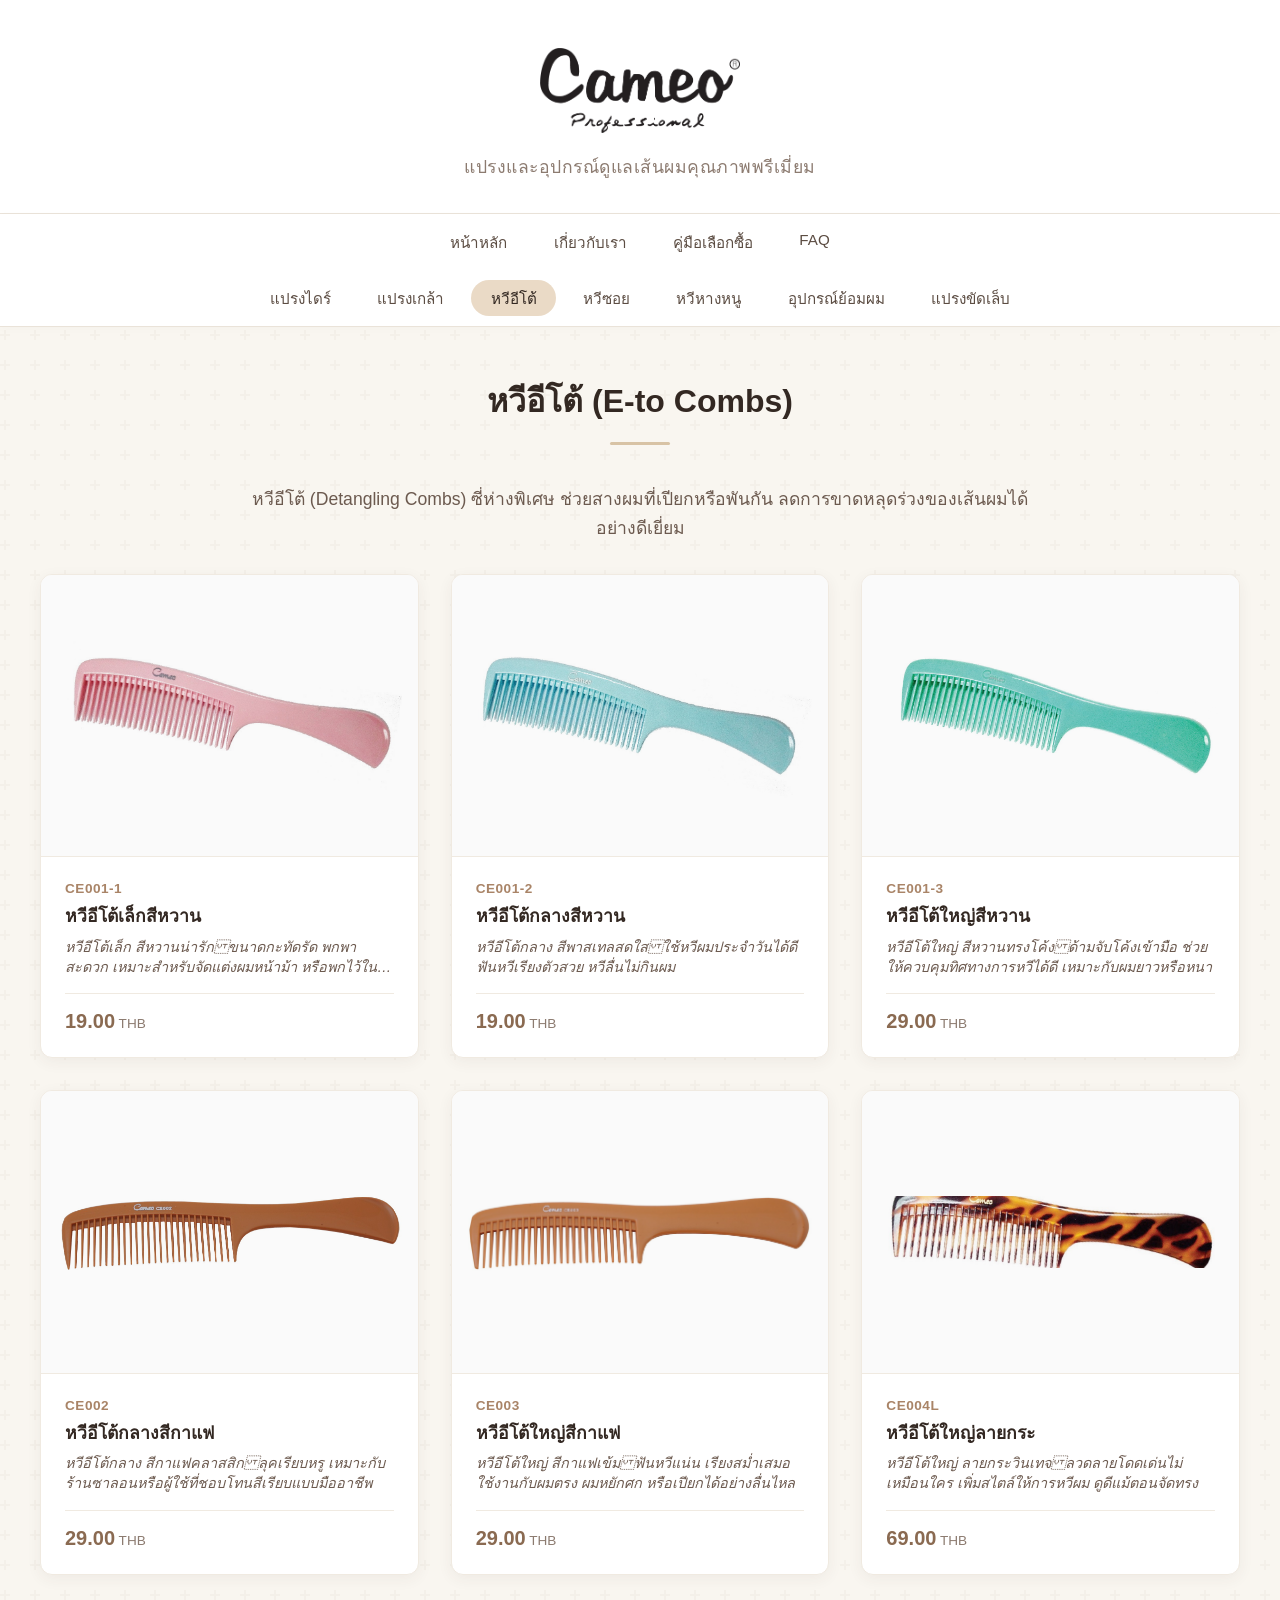
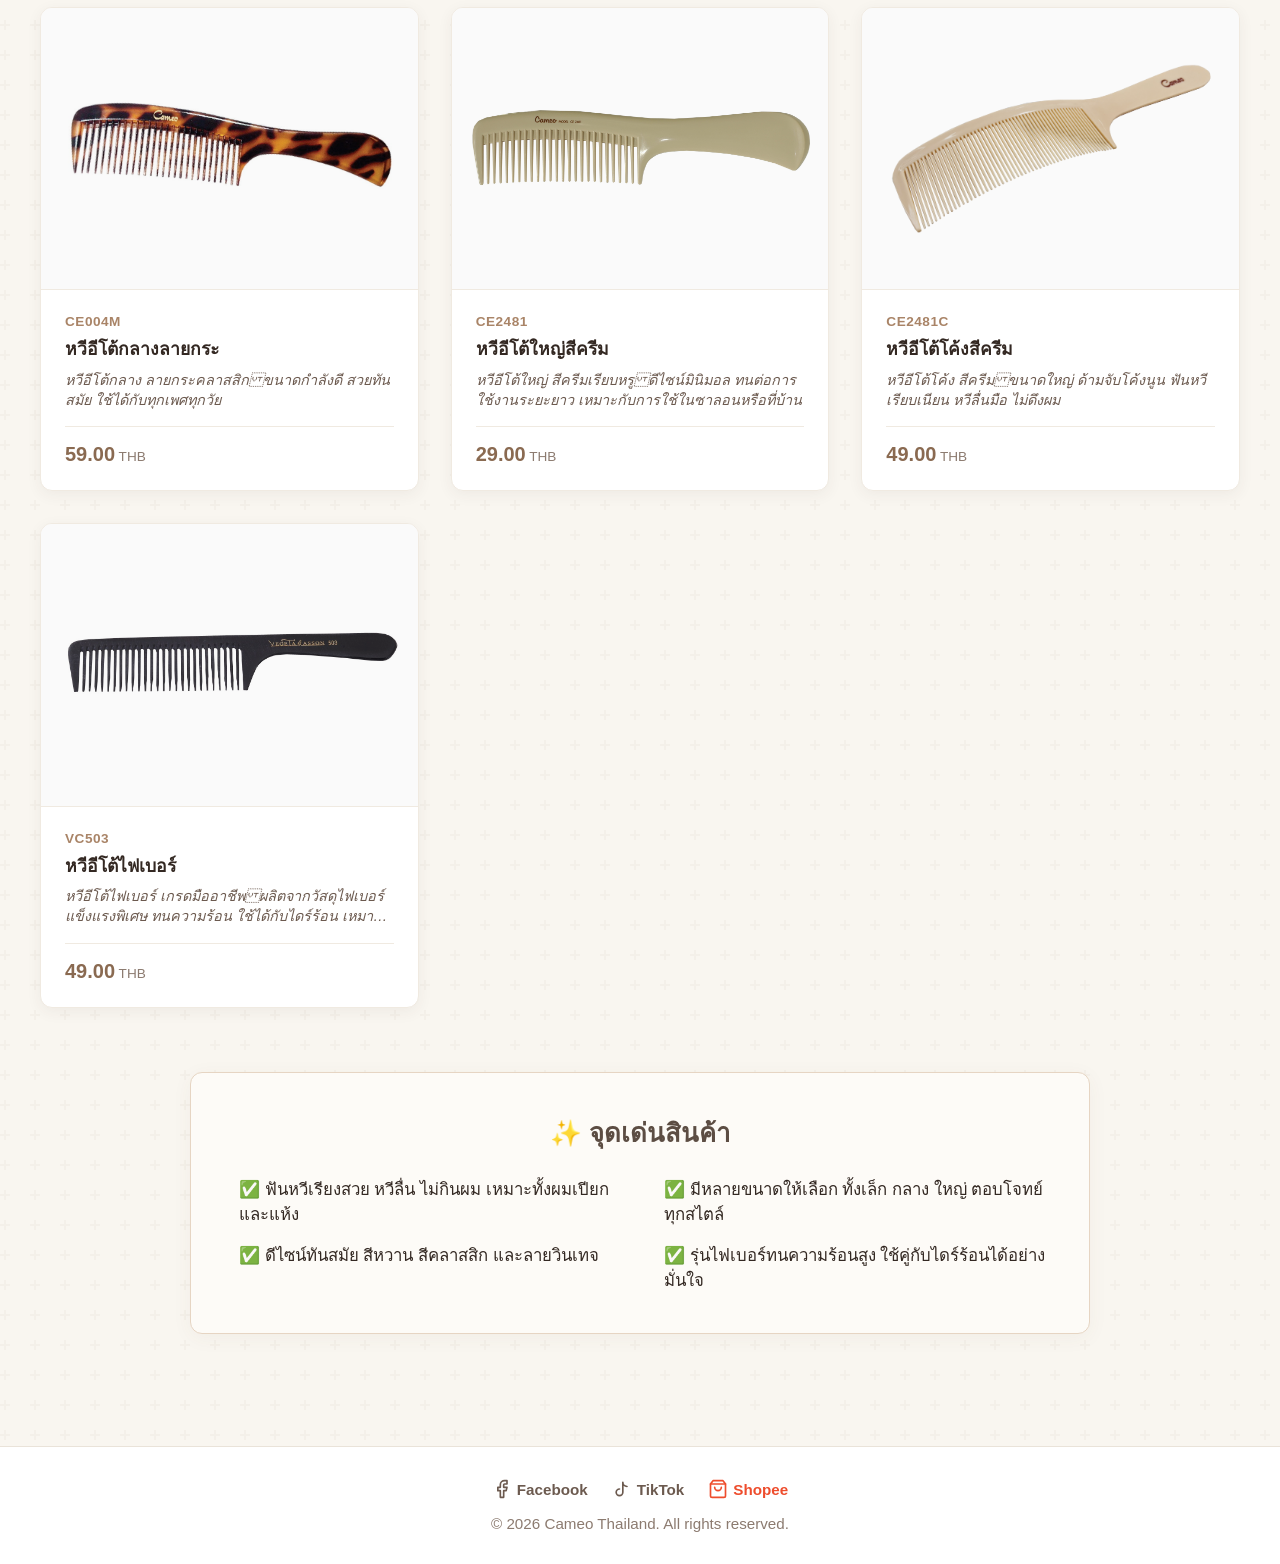
<file: category-3.html>
<!DOCTYPE html>
<html lang="th">
<head>
  <meta charset="UTF-8" />
  <meta http-equiv="X-UA-Compatible" content="IE=edge" />
  <meta name="viewport" content="width=device-width, initial-scale=1.0" />
  <title>หวีอีโต้ – Cameo Thailand</title>
  <meta name="description" content="รายการหวีอีโต้คุณภาพจาก Cameo Thailand พร้อมราคา" />
  <link rel="stylesheet" href="style.css" />

  <link rel="icon" type="image/png" href="favicon.png" />
</head>
<body>
  <header class="header">
    <img src="resource/Cameo image/Logo%20Cameo.png" alt="Cameo Thailand Logo" class="logo" />
    <div class="site-title">Cameo Thailand</div>
    <p class="tagline">แปรงและอุปกรณ์ดูแลเส้นผมคุณภาพพรีเมี่ยม</p>
  </header>
  <nav class="nav">
    <ul class="nav-row top-row">
      <li><a href="index.html">หน้าหลัก</a></li>
      <li><a href="about.html">เกี่ยวกับเรา</a></li>
      <li><a href="buying-guide.html">คู่มือเลือกซื้อ</a></li>
      <li><a href="faq.html">FAQ</a></li>
    </ul>
    <ul class="nav-row bottom-row">
      <li><a href="category-1.html">แปรงไดร์</a></li>
      <li><a href="category-2.html">แปรงเกล้า</a></li>
      <li><a href="category-3.html" class="active">หวีอีโต้</a></li>
      <li><a href="category-4.html">หวีซอย</a></li>
      <li><a href="category-5.html">หวีหางหนู</a></li>
      <li><a href="category-6.html">อุปกรณ์ย้อมผม</a></li>
      <li><a href="category-7.html">แปรงขัดเล็บ</a></li>
    </ul>
  </nav>
  <main class="main">
    <h1>หวีอีโต้ (E‑to Combs)</h1>
    <p class="category-intro" style="text-align:center; max-width:800px; margin: 0 auto 2rem; color: #6C5A4F; font-size:1.1rem; line-height: 1.6;">หวีอีโต้ (Detangling Combs) ซี่ห่างพิเศษ ช่วยสางผมที่เปียกหรือพันกัน ลดการขาดหลุดร่วงของเส้นผมได้อย่างดีเยี่ยม</p>
    
    <div class="product-grid">
      <div class="product-card">
        <div class="product-image-wrapper">
          <a href="https://shopee.co.th/Cameo-Flat-Detangle-Combs-หวีอีโต้-แปรงหวีผม-ขนาดกะทัดรัด-สีพาสเทลสดใส-พกพาง่าย-หวีลื่นไม่กินผม-i.42125554.52353442373?extraParams=%7B%22display_model_id%22%3A282275091533%2C%22model_selection_logic%22%3A3%7D" target="_blank" rel="noopener noreferrer"><img src="resource/Cameo image/3%20%E0%B8%AB%E0%B8%A7%E0%B8%B5%E0%B8%AD%E0%B8%B5%E0%B9%82%E0%B8%95%E0%B9%89/CE001-1.jpg" alt="หวีอีโต้เล็กสีหวาน" loading="lazy" /></a>
        </div>
        <div class="product-details">
          <div class="product-code">CE001-1</div>
          <h3 class="product-name">หวีอีโต้เล็กสีหวาน</h3>
          <p class="product-desc">หวีอีโต้เล็ก สีหวานน่ารักขนาดกะทัดรัด พกพาสะดวก เหมาะสำหรับจัดแต่งผมหน้าม้า หรือพกไว้ในกระเป๋า</p>
          <div class="product-price">19.00</div>
        </div>
      </div>
      <div class="product-card">
        <div class="product-image-wrapper">
          <a href="https://shopee.co.th/Cameo-Flat-Detangle-Combs-หวีอีโต้-แปรงหวีผม-ขนาดกะทัดรัด-สีพาสเทลสดใส-พกพาง่าย-หวีลื่นไม่กินผม-i.42125554.52353442373?extraParams=%7B%22display_model_id%22%3A282275091533%2C%22model_selection_logic%22%3A3%7D" target="_blank" rel="noopener noreferrer"><img src="resource/Cameo image/3%20%E0%B8%AB%E0%B8%A7%E0%B8%B5%E0%B8%AD%E0%B8%B5%E0%B9%82%E0%B8%95%E0%B9%89/CE001-2.jpg" alt="หวีอีโต้กลางสีหวาน" loading="lazy" /></a>
        </div>
        <div class="product-details">
          <div class="product-code">CE001-2</div>
          <h3 class="product-name">หวีอีโต้กลางสีหวาน</h3>
          <p class="product-desc">หวีอีโต้กลาง สีพาสเทลสดใสใช้หวีผมประจำวันได้ดี ฟันหวีเรียงตัวสวย หวีลื่นไม่กินผม</p>
          <div class="product-price">19.00</div>
        </div>
      </div>
      <div class="product-card">
        <div class="product-image-wrapper">
          <a href="https://shopee.co.th/Cameo-Flat-Detangle-Combs-หวีอีโต้-แปรงหวีผม-ขนาดกะทัดรัด-สีพาสเทลสดใส-พกพาง่าย-หวีลื่นไม่กินผม-i.42125554.52353442373?extraParams=%7B%22display_model_id%22%3A282275091533%2C%22model_selection_logic%22%3A3%7D" target="_blank" rel="noopener noreferrer"><img src="resource/Cameo image/3%20%E0%B8%AB%E0%B8%A7%E0%B8%B5%E0%B8%AD%E0%B8%B5%E0%B9%82%E0%B8%95%E0%B9%89/CE001-3.jpg" alt="หวีอีโต้ใหญ่สีหวาน" loading="lazy" /></a>
        </div>
        <div class="product-details">
          <div class="product-code">CE001-3</div>
          <h3 class="product-name">หวีอีโต้ใหญ่สีหวาน</h3>
          <p class="product-desc">หวีอีโต้ใหญ่ สีหวานทรงโค้งด้ามจับโค้งเข้ามือ ช่วยให้ควบคุมทิศทางการหวีได้ดี เหมาะกับผมยาวหรือหนา</p>
          <div class="product-price">29.00</div>
        </div>
      </div>
      <div class="product-card">
        <div class="product-image-wrapper">
          <a href="https://shopee.co.th/Cameo-Flat-Detangle-Combs-หวีอีโต้-แปรงหวีผม-ขนาดกะทัดรัด-สีพาสเทลสดใส-พกพาง่าย-หวีลื่นไม่กินผม-i.42125554.52353442373?extraParams=%7B%22display_model_id%22%3A282275091533%2C%22model_selection_logic%22%3A3%7D" target="_blank" rel="noopener noreferrer"><img src="resource/Cameo image/3%20%E0%B8%AB%E0%B8%A7%E0%B8%B5%E0%B8%AD%E0%B8%B5%E0%B9%82%E0%B8%95%E0%B9%89/CE002.jpg" alt="หวีอีโต้กลางสีกาแฟ" loading="lazy" /></a>
        </div>
        <div class="product-details">
          <div class="product-code">CE002</div>
          <h3 class="product-name">หวีอีโต้กลางสีกาแฟ</h3>
          <p class="product-desc">หวีอีโต้กลาง สีกาแฟคลาสสิกลุคเรียบหรู เหมาะกับร้านซาลอนหรือผู้ใช้ที่ชอบโทนสีเรียบแบบมืออาชีพ</p>
          <div class="product-price">29.00</div>
        </div>
      </div>
      <div class="product-card">
        <div class="product-image-wrapper">
          <a href="https://shopee.co.th/Cameo-Flat-Detangle-Combs-หวีอีโต้-แปรงหวีผม-ขนาดกะทัดรัด-สีพาสเทลสดใส-พกพาง่าย-หวีลื่นไม่กินผม-i.42125554.52353442373?extraParams=%7B%22display_model_id%22%3A282275091533%2C%22model_selection_logic%22%3A3%7D" target="_blank" rel="noopener noreferrer"><img src="resource/Cameo image/3%20%E0%B8%AB%E0%B8%A7%E0%B8%B5%E0%B8%AD%E0%B8%B5%E0%B9%82%E0%B8%95%E0%B9%89/CE003.jpg" alt="หวีอีโต้ใหญ่สีกาแฟ" loading="lazy" /></a>
        </div>
        <div class="product-details">
          <div class="product-code">CE003</div>
          <h3 class="product-name">หวีอีโต้ใหญ่สีกาแฟ</h3>
          <p class="product-desc">หวีอีโต้ใหญ่ สีกาแฟเข้มฟันหวีแน่น เรียงสม่ำเสมอ ใช้งานกับผมตรง ผมหยักศก หรือเปียกได้อย่างลื่นไหล</p>
          <div class="product-price">29.00</div>
        </div>
      </div>
      <div class="product-card">
        <div class="product-image-wrapper">
          <a href="https://shopee.co.th/Cameo-Flat-Detangle-Combs-หวีอีโต้-แปรงหวีผม-ขนาดกะทัดรัด-สีพาสเทลสดใส-พกพาง่าย-หวีลื่นไม่กินผม-i.42125554.52353442373?extraParams=%7B%22display_model_id%22%3A282275091533%2C%22model_selection_logic%22%3A3%7D" target="_blank" rel="noopener noreferrer"><img src="resource/Cameo image/3%20%E0%B8%AB%E0%B8%A7%E0%B8%B5%E0%B8%AD%E0%B8%B5%E0%B9%82%E0%B8%95%E0%B9%89/CE004L.jpg" alt="หวีอีโต้ใหญ่ลายกระ" loading="lazy" /></a>
        </div>
        <div class="product-details">
          <div class="product-code">CE004L</div>
          <h3 class="product-name">หวีอีโต้ใหญ่ลายกระ</h3>
          <p class="product-desc">หวีอีโต้ใหญ่ ลายกระวินเทจลวดลายโดดเด่นไม่เหมือนใคร เพิ่มสไตล์ให้การหวีผม ดูดีแม้ตอนจัดทรง</p>
          <div class="product-price">69.00</div>
        </div>
      </div>
      <div class="product-card">
        <div class="product-image-wrapper">
          <a href="https://shopee.co.th/Cameo-Flat-Detangle-Combs-หวีอีโต้-แปรงหวีผม-ขนาดกะทัดรัด-สีพาสเทลสดใส-พกพาง่าย-หวีลื่นไม่กินผม-i.42125554.52353442373?extraParams=%7B%22display_model_id%22%3A282275091533%2C%22model_selection_logic%22%3A3%7D" target="_blank" rel="noopener noreferrer"><img src="resource/Cameo image/3%20%E0%B8%AB%E0%B8%A7%E0%B8%B5%E0%B8%AD%E0%B8%B5%E0%B9%82%E0%B8%95%E0%B9%89/CE004M.jpg" alt="หวีอีโต้กลางลายกระ" loading="lazy" /></a>
        </div>
        <div class="product-details">
          <div class="product-code">CE004M</div>
          <h3 class="product-name">หวีอีโต้กลางลายกระ</h3>
          <p class="product-desc">หวีอีโต้กลาง ลายกระคลาสสิกขนาดกำลังดี สวยทันสมัย ใช้ได้กับทุกเพศทุกวัย</p>
          <div class="product-price">59.00</div>
        </div>
      </div>
      <div class="product-card">
        <div class="product-image-wrapper">
          <a href="https://shopee.co.th/Cameo-Flat-Detangle-Combs-หวีอีโต้-แปรงหวีผม-ขนาดกะทัดรัด-สีพาสเทลสดใส-พกพาง่าย-หวีลื่นไม่กินผม-i.42125554.52353442373?extraParams=%7B%22display_model_id%22%3A282275091533%2C%22model_selection_logic%22%3A3%7D" target="_blank" rel="noopener noreferrer"><img src="resource/Cameo image/3%20%E0%B8%AB%E0%B8%A7%E0%B8%B5%E0%B8%AD%E0%B8%B5%E0%B9%82%E0%B8%95%E0%B9%89/CE2481.jpg" alt="หวีอีโต้ใหญ่สีครีม" loading="lazy" /></a>
        </div>
        <div class="product-details">
          <div class="product-code">CE2481</div>
          <h3 class="product-name">หวีอีโต้ใหญ่สีครีม</h3>
          <p class="product-desc">หวีอีโต้ใหญ่ สีครีมเรียบหรูดีไซน์มินิมอล ทนต่อการใช้งานระยะยาว เหมาะกับการใช้ในซาลอนหรือที่บ้าน</p>
          <div class="product-price">29.00</div>
        </div>
      </div>
      <div class="product-card">
        <div class="product-image-wrapper">
          <a href="https://shopee.co.th/Cameo-Flat-Detangle-Combs-หวีอีโต้-แปรงหวีผม-ขนาดกะทัดรัด-สีพาสเทลสดใส-พกพาง่าย-หวีลื่นไม่กินผม-i.42125554.52353442373?extraParams=%7B%22display_model_id%22%3A282275091533%2C%22model_selection_logic%22%3A3%7D" target="_blank" rel="noopener noreferrer"><img src="resource/Cameo image/3%20%E0%B8%AB%E0%B8%A7%E0%B8%B5%E0%B8%AD%E0%B8%B5%E0%B9%82%E0%B8%95%E0%B9%89/CE2481C.png" alt="หวีอีโต้โค้งสีครีม" loading="lazy" /></a>
        </div>
        <div class="product-details">
          <div class="product-code">CE2481C</div>
          <h3 class="product-name">หวีอีโต้โค้งสีครีม</h3>
          <p class="product-desc">หวีอีโต้โค้ง สีครีมขนาดใหญ่ ด้ามจับโค้งนูน ฟันหวีเรียบเนียน หวีลื่นมือ ไม่ดึงผม</p>
          <div class="product-price">49.00</div>
        </div>
      </div>
      <div class="product-card">
        <div class="product-image-wrapper">
          <a href="https://shopee.co.th/Cameo-Flat-Detangle-Combs-หวีอีโต้-แปรงหวีผม-ขนาดกะทัดรัด-สีพาสเทลสดใส-พกพาง่าย-หวีลื่นไม่กินผม-i.42125554.52353442373?extraParams=%7B%22display_model_id%22%3A282275091533%2C%22model_selection_logic%22%3A3%7D" target="_blank" rel="noopener noreferrer"><img src="resource/Cameo image/3%20%E0%B8%AB%E0%B8%A7%E0%B8%B5%E0%B8%AD%E0%B8%B5%E0%B9%82%E0%B8%95%E0%B9%89/VC503.jpg" alt="หวีอีโต้ไฟเบอร์" loading="lazy" /></a>
        </div>
        <div class="product-details">
          <div class="product-code">VC503</div>
          <h3 class="product-name">หวีอีโต้ไฟเบอร์</h3>
          <p class="product-desc">หวีอีโต้ไฟเบอร์ เกรดมืออาชีพผลิตจากวัสดุไฟเบอร์แข็งแรงพิเศษ ทนความร้อน ใช้ได้กับไดร์ร้อน เหมาะกับร้านซาลอน</p>
          <div class="product-price">49.00</div>
        </div>
      </div>
    </div>
  
  
    <section class="category-features">
      <h3>✨ จุดเด่นสินค้า</h3>
      <ul>
        <li>✅ ฟันหวีเรียงสวย หวีลื่น ไม่กินผม เหมาะทั้งผมเปียกและแห้ง</li>
        <li>✅ มีหลายขนาดให้เลือก ทั้งเล็ก กลาง ใหญ่ ตอบโจทย์ทุกสไตล์</li>
        <li>✅ ดีไซน์ทันสมัย สีหวาน สีคลาสสิก และลายวินเทจ</li>
        <li>✅ รุ่นไฟเบอร์ทนความร้อนสูง ใช้คู่กับไดร์ร้อนได้อย่างมั่นใจ</li>
      </ul>
    </section>
  </main>
      <footer class="footer">
    <div class="footer-links" style="margin-bottom: 1rem; display: flex; justify-content: center; gap: 1.5rem; flex-wrap: wrap; align-items: center;">
      <a href="https://www.facebook.com/cameoprofessional/" target="_blank" rel="noopener noreferrer" style="color: #6C5A4F; text-decoration: none; font-weight: 600; display: flex; align-items: center;">
        <svg width="20" height="20" viewBox="0 0 24 24" fill="none" stroke="currentColor" stroke-width="2" stroke-linecap="round" stroke-linejoin="round" style="margin-right: 5px;"><path d="M18 2h-3a5 5 0 0 0-5 5v3H7v4h3v8h4v-8h3l1-4h-4V7a1 1 0 0 1 1-1h3z"></path></svg> Facebook
      </a>
      <a href="https://www.tiktok.com/@cameo.thailand" target="_blank" rel="noopener noreferrer" style="color: #6C5A4F; text-decoration: none; font-weight: 600; display: flex; align-items: center;">
        <svg width="20" height="20" viewBox="0 0 24 24" fill="none" stroke="currentColor" stroke-width="2" stroke-linecap="round" stroke-linejoin="round" style="margin-right: 5px;"><path d="M9 12a4 4 0 1 0 4 4V4a5 5 0 0 0 5 5"></path></svg> TikTok
      </a>
      <a href="https://shopee.co.th/salonplus" target="_blank" rel="noopener noreferrer" style="color: #ee4d2d; text-decoration: none; font-weight: 600; display: flex; align-items: center;">
        <svg width="20" height="20" viewBox="0 0 24 24" fill="none" stroke="currentColor" stroke-width="2" stroke-linecap="round" stroke-linejoin="round" style="margin-right: 5px;"><path d="M6 2L3 6v14a2 2 0 0 0 2 2h14a2 2 0 0 0 2-2V6l-3-4z"></path><line x1="3" y1="6" x2="21" y2="6"></line><path d="M16 10a4 4 0 0 1-8 0"></path></svg> Shopee
      </a>
    </div>
    <p>© 2026 Cameo Thailand. All rights reserved.</p>
  </footer>

  <!-- AI SEO: Product Schema Markup -->
  <script type="application/ld+json">
  {
  "@context": "https://schema.org",
  "@graph": [
    {
      "@type": "Product",
      "name": "หวีอีโต้เล็กสีหวาน",
      "image": "https://cameothailand.com/resource/Cameo%20image/3%20%E0%B8%AB%E0%B8%A7%E0%B8%B5%E0%B8%AD%E0%B8%B5%E0%B9%82%E0%B8%95%E0%B9%89/CE001-1.jpg",
      "sku": "CE001-1",
      "brand": {
        "@type": "Brand",
        "name": "Cameo"
      },
      "offers": {
        "@type": "Offer",
        "url": "https://cameothailand.com/category-3.html",
        "priceCurrency": "THB",
        "price": "19.00",
        "availability": "https://schema.org/InStock"
      }
    },
    {
      "@type": "Product",
      "name": "หวีอีโต้กลางสีหวาน",
      "image": "https://cameothailand.com/resource/Cameo%20image/3%20%E0%B8%AB%E0%B8%A7%E0%B8%B5%E0%B8%AD%E0%B8%B5%E0%B9%82%E0%B8%95%E0%B9%89/CE001-2.jpg",
      "sku": "CE001-2",
      "brand": {
        "@type": "Brand",
        "name": "Cameo"
      },
      "offers": {
        "@type": "Offer",
        "url": "https://cameothailand.com/category-3.html",
        "priceCurrency": "THB",
        "price": "19.00",
        "availability": "https://schema.org/InStock"
      }
    },
    {
      "@type": "Product",
      "name": "หวีอีโต้ใหญ่สีหวาน",
      "image": "https://cameothailand.com/resource/Cameo%20image/3%20%E0%B8%AB%E0%B8%A7%E0%B8%B5%E0%B8%AD%E0%B8%B5%E0%B9%82%E0%B8%95%E0%B9%89/CE001-3.jpg",
      "sku": "CE001-3",
      "brand": {
        "@type": "Brand",
        "name": "Cameo"
      },
      "offers": {
        "@type": "Offer",
        "url": "https://cameothailand.com/category-3.html",
        "priceCurrency": "THB",
        "price": "29.00",
        "availability": "https://schema.org/InStock"
      }
    },
    {
      "@type": "Product",
      "name": "หวีอีโต้กลางสีกาแฟ",
      "image": "https://cameothailand.com/resource/Cameo%20image/3%20%E0%B8%AB%E0%B8%A7%E0%B8%B5%E0%B8%AD%E0%B8%B5%E0%B9%82%E0%B8%95%E0%B9%89/CE002.jpg",
      "sku": "CE002",
      "brand": {
        "@type": "Brand",
        "name": "Cameo"
      },
      "offers": {
        "@type": "Offer",
        "url": "https://cameothailand.com/category-3.html",
        "priceCurrency": "THB",
        "price": "29.00",
        "availability": "https://schema.org/InStock"
      }
    },
    {
      "@type": "Product",
      "name": "หวีอีโต้ใหญ่สีกาแฟ",
      "image": "https://cameothailand.com/resource/Cameo%20image/3%20%E0%B8%AB%E0%B8%A7%E0%B8%B5%E0%B8%AD%E0%B8%B5%E0%B9%82%E0%B8%95%E0%B9%89/CE003.jpg",
      "sku": "CE003",
      "brand": {
        "@type": "Brand",
        "name": "Cameo"
      },
      "offers": {
        "@type": "Offer",
        "url": "https://cameothailand.com/category-3.html",
        "priceCurrency": "THB",
        "price": "29.00",
        "availability": "https://schema.org/InStock"
      }
    },
    {
      "@type": "Product",
      "name": "หวีอีโต้ใหญ่ลายกระ",
      "image": "https://cameothailand.com/resource/Cameo%20image/3%20%E0%B8%AB%E0%B8%A7%E0%B8%B5%E0%B8%AD%E0%B8%B5%E0%B9%82%E0%B8%95%E0%B9%89/CE004L.jpg",
      "sku": "CE004L",
      "brand": {
        "@type": "Brand",
        "name": "Cameo"
      },
      "offers": {
        "@type": "Offer",
        "url": "https://cameothailand.com/category-3.html",
        "priceCurrency": "THB",
        "price": "69.00",
        "availability": "https://schema.org/InStock"
      }
    },
    {
      "@type": "Product",
      "name": "หวีอีโต้กลางลายกระ",
      "image": "https://cameothailand.com/resource/Cameo%20image/3%20%E0%B8%AB%E0%B8%A7%E0%B8%B5%E0%B8%AD%E0%B8%B5%E0%B9%82%E0%B8%95%E0%B9%89/CE004M.jpg",
      "sku": "CE004M",
      "brand": {
        "@type": "Brand",
        "name": "Cameo"
      },
      "offers": {
        "@type": "Offer",
        "url": "https://cameothailand.com/category-3.html",
        "priceCurrency": "THB",
        "price": "59.00",
        "availability": "https://schema.org/InStock"
      }
    },
    {
      "@type": "Product",
      "name": "หวีอีโต้ใหญ่สีครีม",
      "image": "https://cameothailand.com/resource/Cameo%20image/3%20%E0%B8%AB%E0%B8%A7%E0%B8%B5%E0%B8%AD%E0%B8%B5%E0%B9%82%E0%B8%95%E0%B9%89/CE2481.jpg",
      "sku": "CE2481",
      "brand": {
        "@type": "Brand",
        "name": "Cameo"
      },
      "offers": {
        "@type": "Offer",
        "url": "https://cameothailand.com/category-3.html",
        "priceCurrency": "THB",
        "price": "29.00",
        "availability": "https://schema.org/InStock"
      }
    },
    {
      "@type": "Product",
      "name": "หวีอีโต้โค้งสีครีม",
      "image": "https://cameothailand.com/resource/Cameo%20image/3%20%E0%B8%AB%E0%B8%A7%E0%B8%B5%E0%B8%AD%E0%B8%B5%E0%B9%82%E0%B8%95%E0%B9%89/CE2481C.png",
      "sku": "CE2481C",
      "brand": {
        "@type": "Brand",
        "name": "Cameo"
      },
      "offers": {
        "@type": "Offer",
        "url": "https://cameothailand.com/category-3.html",
        "priceCurrency": "THB",
        "price": "49.00",
        "availability": "https://schema.org/InStock"
      }
    },
    {
      "@type": "Product",
      "name": "หวีอีโต้ไฟเบอร์",
      "image": "https://cameothailand.com/resource/Cameo%20image/3%20%E0%B8%AB%E0%B8%A7%E0%B8%B5%E0%B8%AD%E0%B8%B5%E0%B9%82%E0%B8%95%E0%B9%89/VC503.jpg",
      "sku": "VC503",
      "brand": {
        "@type": "Brand",
        "name": "Cameo"
      },
      "offers": {
        "@type": "Offer",
        "url": "https://cameothailand.com/category-3.html",
        "priceCurrency": "THB",
        "price": "49.00",
        "availability": "https://schema.org/InStock"
      }
    }
  ]
}
  </script>
</body>
</html>
</file>
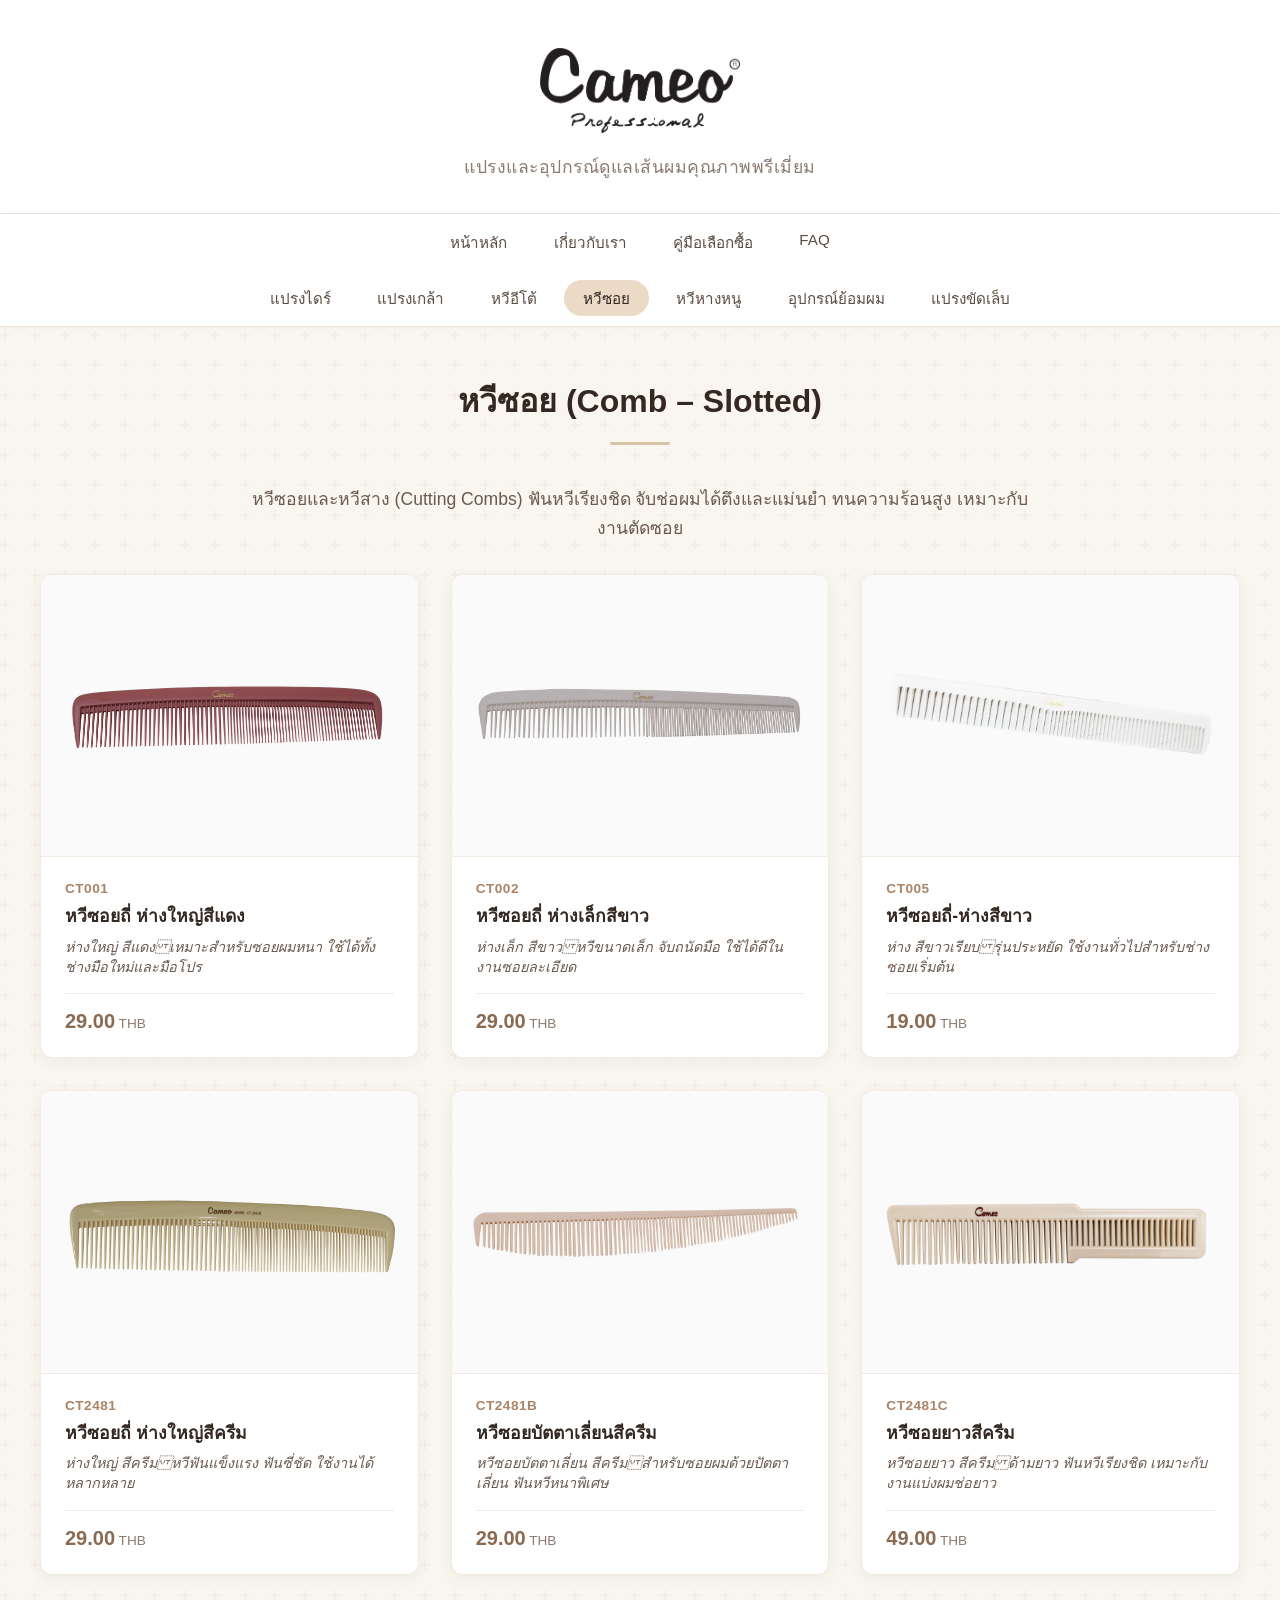
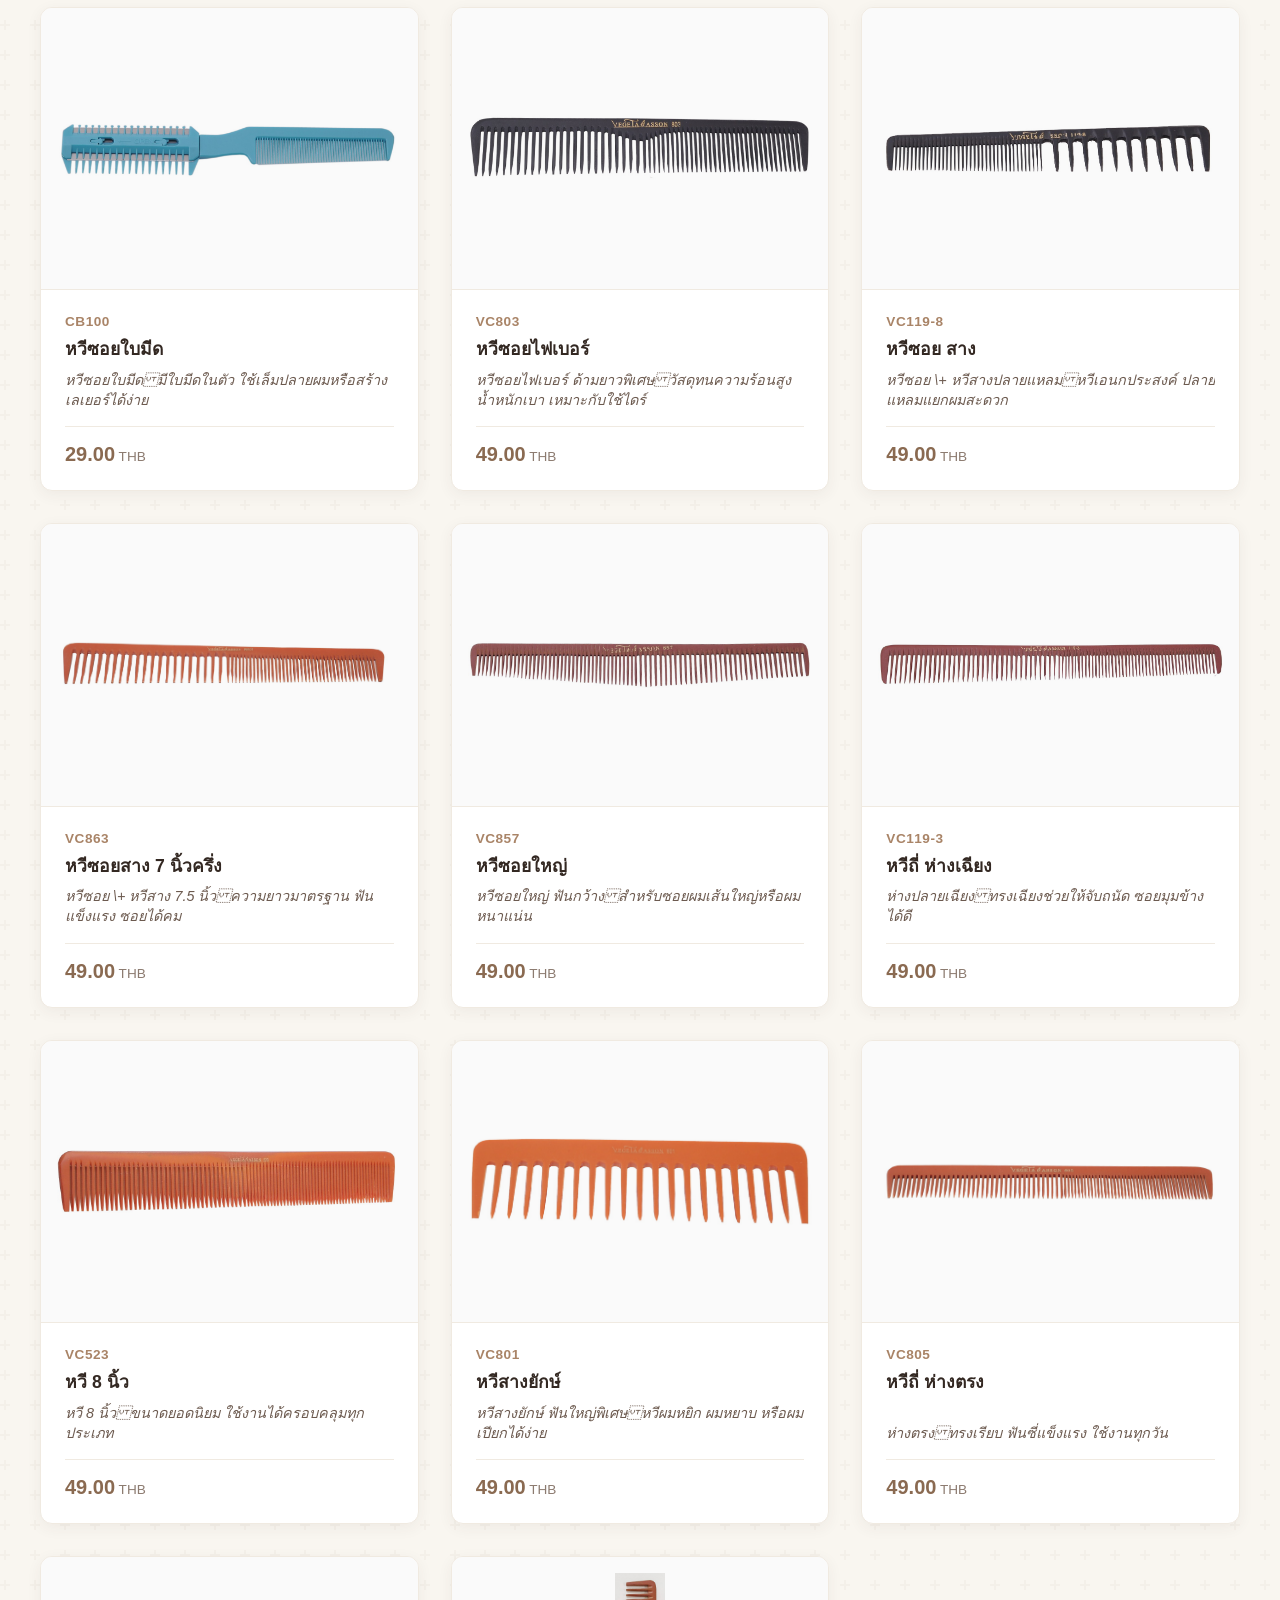
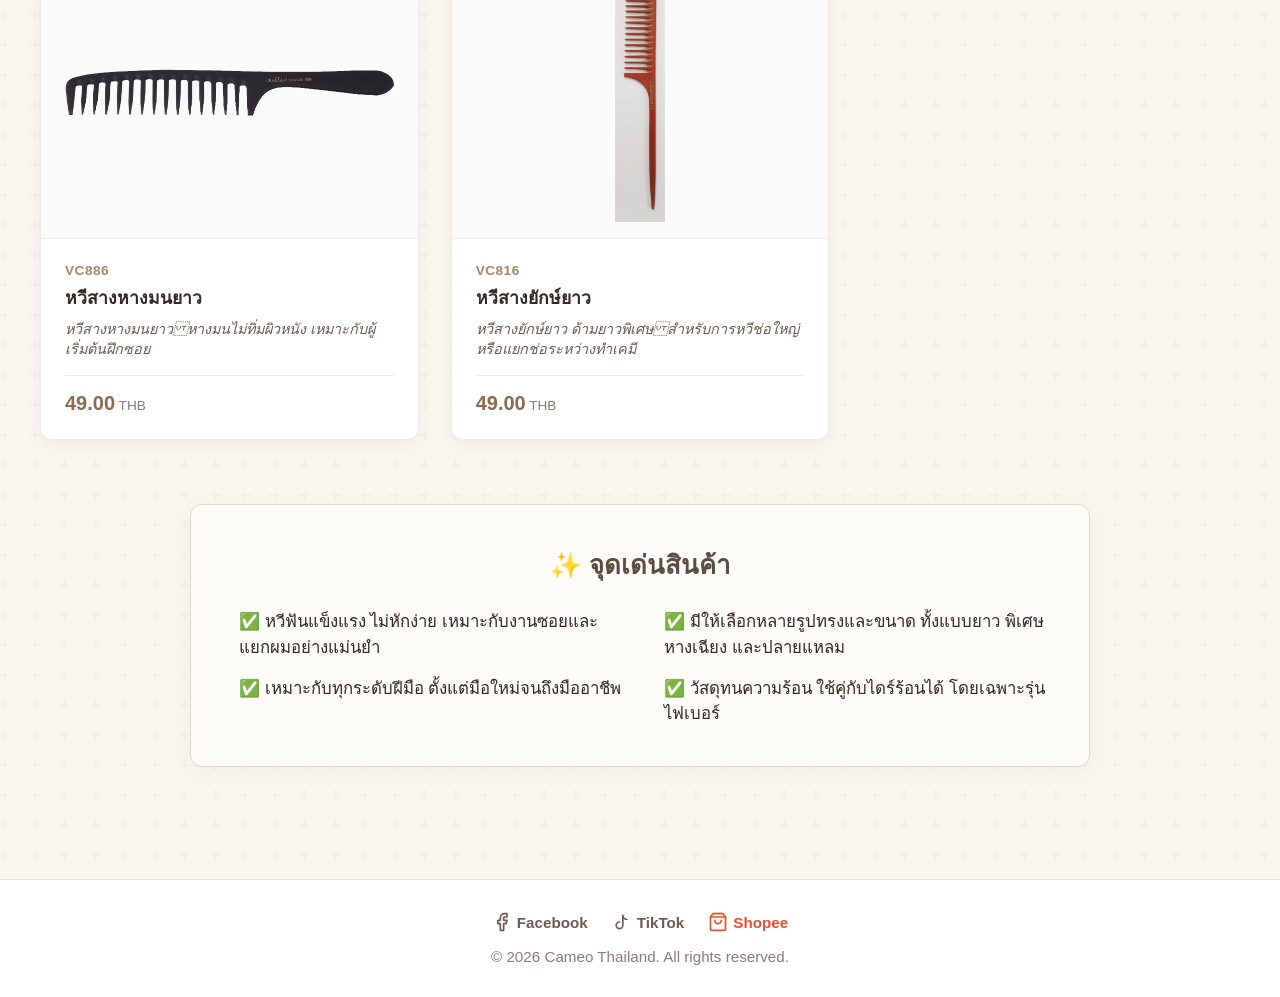
<file: category-4.html>
<!DOCTYPE html>
<html lang="th">
<head>
  <meta charset="UTF-8" />
  <meta http-equiv="X-UA-Compatible" content="IE=edge" />
  <meta name="viewport" content="width=device-width, initial-scale=1.0" />
  <title>หวีซอย – Cameo Thailand</title>
  <meta name="description" content="รายการหวีซอยคุณภาพจาก Cameo Thailand พร้อมราคา" />
  <link rel="stylesheet" href="style.css" />

  <link rel="icon" type="image/png" href="favicon.png" />
</head>
<body>
  <header class="header">
    <img src="resource/Cameo image/Logo%20Cameo.png" alt="Cameo Thailand Logo" class="logo" />
    <div class="site-title">Cameo Thailand</div>
    <p class="tagline">แปรงและอุปกรณ์ดูแลเส้นผมคุณภาพพรีเมี่ยม</p>
  </header>
  <nav class="nav">
    <ul class="nav-row top-row">
      <li><a href="index.html">หน้าหลัก</a></li>
      <li><a href="about.html">เกี่ยวกับเรา</a></li>
      <li><a href="buying-guide.html">คู่มือเลือกซื้อ</a></li>
      <li><a href="faq.html">FAQ</a></li>
    </ul>
    <ul class="nav-row bottom-row">
      <li><a href="category-1.html">แปรงไดร์</a></li>
      <li><a href="category-2.html">แปรงเกล้า</a></li>
      <li><a href="category-3.html">หวีอีโต้</a></li>
      <li><a href="category-4.html" class="active">หวีซอย</a></li>
      <li><a href="category-5.html">หวีหางหนู</a></li>
      <li><a href="category-6.html">อุปกรณ์ย้อมผม</a></li>
      <li><a href="category-7.html">แปรงขัดเล็บ</a></li>
    </ul>
  </nav>
  <main class="main">
    <h1>หวีซอย (Comb – Slotted)</h1>
    <p class="category-intro" style="text-align:center; max-width:800px; margin: 0 auto 2rem; color: #6C5A4F; font-size:1.1rem; line-height: 1.6;">หวีซอยและหวีสาง (Cutting Combs) ฟันหวีเรียงชิด จับช่อผมได้ตึงและแม่นยำ ทนความร้อนสูง เหมาะกับงานตัดซอย</p>
    
    <div class="product-grid">
      <div class="product-card">
        <div class="product-image-wrapper">
          <a href="https://shopee.co.th/Cameo-(Cutting-Sectioning-Combs)-หวีซอย-หวีสาง-ฟันหวีแข็งแรง-ไม่หักง่าย-ออกแบบให้ใช้งานง่าย-สะดวก-i.42125554.48303505947?extraParams=%7B%22display_model_id%22%3A320334581457%2C%22model_selection_logic%22%3A3%7D" target="_blank" rel="noopener noreferrer"><img src="resource/Cameo image/4%20%E0%B8%AB%E0%B8%A7%E0%B8%B5%E0%B8%8B%E0%B8%AD%E0%B8%A2%20%E0%B8%AB%E0%B8%A7%E0%B8%B5%E0%B8%AA%E0%B8%B2%E0%B8%87/CT001.jpg" alt="หวีซอยถี่ ห่างใหญ่สีแดง" loading="lazy" /></a>
        </div>
        <div class="product-details">
          <div class="product-code">CT001</div>
          <h3 class="product-name">หวีซอยถี่ ห่างใหญ่สีแดง</h3>
          <p class="product-desc">ห่างใหญ่ สีแดงเหมาะสำหรับซอยผมหนา ใช้ได้ทั้งช่างมือใหม่และมือโปร</p>
          <div class="product-price">29.00</div>
        </div>
      </div>
      <div class="product-card">
        <div class="product-image-wrapper">
          <a href="https://shopee.co.th/Cameo-(Cutting-Sectioning-Combs)-หวีซอย-หวีสาง-ฟันหวีแข็งแรง-ไม่หักง่าย-ออกแบบให้ใช้งานง่าย-สะดวก-i.42125554.48303505947?extraParams=%7B%22display_model_id%22%3A320334581457%2C%22model_selection_logic%22%3A3%7D" target="_blank" rel="noopener noreferrer"><img src="resource/Cameo image/4%20%E0%B8%AB%E0%B8%A7%E0%B8%B5%E0%B8%8B%E0%B8%AD%E0%B8%A2%20%E0%B8%AB%E0%B8%A7%E0%B8%B5%E0%B8%AA%E0%B8%B2%E0%B8%87/CT002.jpg" alt="หวีซอยถี่ ห่างเล็กสีขาว" loading="lazy" /></a>
        </div>
        <div class="product-details">
          <div class="product-code">CT002</div>
          <h3 class="product-name">หวีซอยถี่ ห่างเล็กสีขาว</h3>
          <p class="product-desc">ห่างเล็ก สีขาวหวีขนาดเล็ก จับถนัดมือ ใช้ได้ดีในงานซอยละเอียด</p>
          <div class="product-price">29.00</div>
        </div>
      </div>
      <div class="product-card">
        <div class="product-image-wrapper">
          <a href="https://shopee.co.th/Cameo-(Cutting-Sectioning-Combs)-หวีซอย-หวีสาง-ฟันหวีแข็งแรง-ไม่หักง่าย-ออกแบบให้ใช้งานง่าย-สะดวก-i.42125554.48303505947?extraParams=%7B%22display_model_id%22%3A320334581457%2C%22model_selection_logic%22%3A3%7D" target="_blank" rel="noopener noreferrer"><img src="resource/Cameo image/4%20%E0%B8%AB%E0%B8%A7%E0%B8%B5%E0%B8%8B%E0%B8%AD%E0%B8%A2%20%E0%B8%AB%E0%B8%A7%E0%B8%B5%E0%B8%AA%E0%B8%B2%E0%B8%87/CT005.jpg" alt="หวีซอยถี่-ห่างสีขาว" loading="lazy" /></a>
        </div>
        <div class="product-details">
          <div class="product-code">CT005</div>
          <h3 class="product-name">หวีซอยถี่-ห่างสีขาว</h3>
          <p class="product-desc">ห่าง สีขาวเรียบรุ่นประหยัด ใช้งานทั่วไปสำหรับช่างซอยเริ่มต้น</p>
          <div class="product-price">19.00</div>
        </div>
      </div>
      <div class="product-card">
        <div class="product-image-wrapper">
          <a href="https://shopee.co.th/Cameo-(Cutting-Sectioning-Combs)-หวีซอย-หวีสาง-ฟันหวีแข็งแรง-ไม่หักง่าย-ออกแบบให้ใช้งานง่าย-สะดวก-i.42125554.48303505947?extraParams=%7B%22display_model_id%22%3A320334581457%2C%22model_selection_logic%22%3A3%7D" target="_blank" rel="noopener noreferrer"><img src="resource/Cameo image/4%20%E0%B8%AB%E0%B8%A7%E0%B8%B5%E0%B8%8B%E0%B8%AD%E0%B8%A2%20%E0%B8%AB%E0%B8%A7%E0%B8%B5%E0%B8%AA%E0%B8%B2%E0%B8%87/CT2481.jpg" alt="หวีซอยถี่ ห่างใหญ่สีครีม" loading="lazy" /></a>
        </div>
        <div class="product-details">
          <div class="product-code">CT2481</div>
          <h3 class="product-name">หวีซอยถี่ ห่างใหญ่สีครีม</h3>
          <p class="product-desc">ห่างใหญ่ สีครีมหวีฟันแข็งแรง ฟันซี่ชัด ใช้งานได้หลากหลาย</p>
          <div class="product-price">29.00</div>
        </div>
      </div>
      <div class="product-card">
        <div class="product-image-wrapper">
          <a href="https://shopee.co.th/Cameo-(Cutting-Sectioning-Combs)-หวีซอย-หวีสาง-ฟันหวีแข็งแรง-ไม่หักง่าย-ออกแบบให้ใช้งานง่าย-สะดวก-i.42125554.48303505947?extraParams=%7B%22display_model_id%22%3A320334581457%2C%22model_selection_logic%22%3A3%7D" target="_blank" rel="noopener noreferrer"><img src="resource/Cameo image/4%20%E0%B8%AB%E0%B8%A7%E0%B8%B5%E0%B8%8B%E0%B8%AD%E0%B8%A2%20%E0%B8%AB%E0%B8%A7%E0%B8%B5%E0%B8%AA%E0%B8%B2%E0%B8%87/CT2481B.jpg" alt="หวีซอยบัตตาเลี่ยนสีครีม" loading="lazy" /></a>
        </div>
        <div class="product-details">
          <div class="product-code">CT2481B</div>
          <h3 class="product-name">หวีซอยบัตตาเลี่ยนสีครีม</h3>
          <p class="product-desc">หวีซอยบัตตาเลี่ยน สีครีมสำหรับซอยผมด้วยปัตตาเลี่ยน ฟันหวีหนาพิเศษ</p>
          <div class="product-price">29.00</div>
        </div>
      </div>
      <div class="product-card">
        <div class="product-image-wrapper">
          <a href="https://shopee.co.th/Cameo-(Cutting-Sectioning-Combs)-หวีซอย-หวีสาง-ฟันหวีแข็งแรง-ไม่หักง่าย-ออกแบบให้ใช้งานง่าย-สะดวก-i.42125554.48303505947?extraParams=%7B%22display_model_id%22%3A320334581457%2C%22model_selection_logic%22%3A3%7D" target="_blank" rel="noopener noreferrer"><img src="resource/Cameo image/4%20%E0%B8%AB%E0%B8%A7%E0%B8%B5%E0%B8%8B%E0%B8%AD%E0%B8%A2%20%E0%B8%AB%E0%B8%A7%E0%B8%B5%E0%B8%AA%E0%B8%B2%E0%B8%87/CT2481C.png" alt="หวีซอยยาวสีครีม" loading="lazy" /></a>
        </div>
        <div class="product-details">
          <div class="product-code">CT2481C</div>
          <h3 class="product-name">หวีซอยยาวสีครีม</h3>
          <p class="product-desc">หวีซอยยาว สีครีมด้ามยาว ฟันหวีเรียงชิด เหมาะกับงานแบ่งผมช่อยาว</p>
          <div class="product-price">49.00</div>
        </div>
      </div>
      <div class="product-card">
        <div class="product-image-wrapper">
          <a href="https://shopee.co.th/Cameo-(Cutting-Sectioning-Combs)-หวีซอย-หวีสาง-ฟันหวีแข็งแรง-ไม่หักง่าย-ออกแบบให้ใช้งานง่าย-สะดวก-i.42125554.48303505947?extraParams=%7B%22display_model_id%22%3A320334581457%2C%22model_selection_logic%22%3A3%7D" target="_blank" rel="noopener noreferrer"><img src="resource/Cameo image/4%20%E0%B8%AB%E0%B8%A7%E0%B8%B5%E0%B8%8B%E0%B8%AD%E0%B8%A2%20%E0%B8%AB%E0%B8%A7%E0%B8%B5%E0%B8%AA%E0%B8%B2%E0%B8%87/CB100.jpg" alt="หวีซอยใบมีด" loading="lazy" /></a>
        </div>
        <div class="product-details">
          <div class="product-code">CB100</div>
          <h3 class="product-name">หวีซอยใบมีด</h3>
          <p class="product-desc">หวีซอยใบมีดมีใบมีดในตัว ใช้เล็มปลายผมหรือสร้างเลเยอร์ได้ง่าย</p>
          <div class="product-price">29.00</div>
        </div>
      </div>
      <div class="product-card">
        <div class="product-image-wrapper">
          <a href="https://shopee.co.th/Cameo-(Cutting-Sectioning-Combs)-หวีซอย-หวีสาง-ฟันหวีแข็งแรง-ไม่หักง่าย-ออกแบบให้ใช้งานง่าย-สะดวก-i.42125554.48303505947?extraParams=%7B%22display_model_id%22%3A320334581457%2C%22model_selection_logic%22%3A3%7D" target="_blank" rel="noopener noreferrer"><img src="resource/Cameo image/4%20%E0%B8%AB%E0%B8%A7%E0%B8%B5%E0%B8%8B%E0%B8%AD%E0%B8%A2%20%E0%B8%AB%E0%B8%A7%E0%B8%B5%E0%B8%AA%E0%B8%B2%E0%B8%87/VC803.jpg" alt="หวีซอยไฟเบอร์" loading="lazy" /></a>
        </div>
        <div class="product-details">
          <div class="product-code">VC803</div>
          <h3 class="product-name">หวีซอยไฟเบอร์</h3>
          <p class="product-desc">หวีซอยไฟเบอร์ ด้ามยาวพิเศษวัสดุทนความร้อนสูง น้ำหนักเบา เหมาะกับใช้ไดร์</p>
          <div class="product-price">49.00</div>
        </div>
      </div>
      <div class="product-card">
        <div class="product-image-wrapper">
          <a href="https://shopee.co.th/Cameo-(Cutting-Sectioning-Combs)-หวีซอย-หวีสาง-ฟันหวีแข็งแรง-ไม่หักง่าย-ออกแบบให้ใช้งานง่าย-สะดวก-i.42125554.48303505947?extraParams=%7B%22display_model_id%22%3A320334581457%2C%22model_selection_logic%22%3A3%7D" target="_blank" rel="noopener noreferrer"><img src="resource/Cameo image/4%20%E0%B8%AB%E0%B8%A7%E0%B8%B5%E0%B8%8B%E0%B8%AD%E0%B8%A2%20%E0%B8%AB%E0%B8%A7%E0%B8%B5%E0%B8%AA%E0%B8%B2%E0%B8%87/VC119-8.jpg" alt="หวีซอย สาง" loading="lazy" /></a>
        </div>
        <div class="product-details">
          <div class="product-code">VC119-8</div>
          <h3 class="product-name">หวีซอย สาง</h3>
          <p class="product-desc">หวีซอย \+ หวีสางปลายแหลมหวีเอนกประสงค์ ปลายแหลมแยกผมสะดวก</p>
          <div class="product-price">49.00</div>
        </div>
      </div>
      <div class="product-card">
        <div class="product-image-wrapper">
          <a href="https://shopee.co.th/Cameo-(Cutting-Sectioning-Combs)-หวีซอย-หวีสาง-ฟันหวีแข็งแรง-ไม่หักง่าย-ออกแบบให้ใช้งานง่าย-สะดวก-i.42125554.48303505947?extraParams=%7B%22display_model_id%22%3A320334581457%2C%22model_selection_logic%22%3A3%7D" target="_blank" rel="noopener noreferrer"><img src="resource/Cameo image/4%20%E0%B8%AB%E0%B8%A7%E0%B8%B5%E0%B8%8B%E0%B8%AD%E0%B8%A2%20%E0%B8%AB%E0%B8%A7%E0%B8%B5%E0%B8%AA%E0%B8%B2%E0%B8%87/VC863.jpg" alt="หวีซอยสาง 7 นิ้วครึ่ง" loading="lazy" /></a>
        </div>
        <div class="product-details">
          <div class="product-code">VC863</div>
          <h3 class="product-name">หวีซอยสาง 7 นิ้วครึ่ง</h3>
          <p class="product-desc">หวีซอย \+ หวีสาง 7.5 นิ้วความยาวมาตรฐาน ฟันแข็งแรง ซอยได้คม</p>
          <div class="product-price">49.00</div>
        </div>
      </div>
      <div class="product-card">
        <div class="product-image-wrapper">
          <a href="https://shopee.co.th/Cameo-(Cutting-Sectioning-Combs)-หวีซอย-หวีสาง-ฟันหวีแข็งแรง-ไม่หักง่าย-ออกแบบให้ใช้งานง่าย-สะดวก-i.42125554.48303505947?extraParams=%7B%22display_model_id%22%3A320334581457%2C%22model_selection_logic%22%3A3%7D" target="_blank" rel="noopener noreferrer"><img src="resource/Cameo image/4%20%E0%B8%AB%E0%B8%A7%E0%B8%B5%E0%B8%8B%E0%B8%AD%E0%B8%A2%20%E0%B8%AB%E0%B8%A7%E0%B8%B5%E0%B8%AA%E0%B8%B2%E0%B8%87/VC857.jpg" alt="หวีซอยใหญ่" loading="lazy" /></a>
        </div>
        <div class="product-details">
          <div class="product-code">VC857</div>
          <h3 class="product-name">หวีซอยใหญ่</h3>
          <p class="product-desc">หวีซอยใหญ่ ฟันกว้างสำหรับซอยผมเส้นใหญ่หรือผมหนาแน่น</p>
          <div class="product-price">49.00</div>
        </div>
      </div>
      <div class="product-card">
        <div class="product-image-wrapper">
          <a href="https://shopee.co.th/Cameo-(Cutting-Sectioning-Combs)-หวีซอย-หวีสาง-ฟันหวีแข็งแรง-ไม่หักง่าย-ออกแบบให้ใช้งานง่าย-สะดวก-i.42125554.48303505947?extraParams=%7B%22display_model_id%22%3A320334581457%2C%22model_selection_logic%22%3A3%7D" target="_blank" rel="noopener noreferrer"><img src="resource/Cameo image/4%20%E0%B8%AB%E0%B8%A7%E0%B8%B5%E0%B8%8B%E0%B8%AD%E0%B8%A2%20%E0%B8%AB%E0%B8%A7%E0%B8%B5%E0%B8%AA%E0%B8%B2%E0%B8%87/VC119-3.jpg" alt="หวีถี่ ห่างเฉียง" loading="lazy" /></a>
        </div>
        <div class="product-details">
          <div class="product-code">VC119-3</div>
          <h3 class="product-name">หวีถี่ ห่างเฉียง</h3>
          <p class="product-desc">ห่างปลายเฉียงทรงเฉียงช่วยให้จับถนัด ซอยมุมข้างได้ดี</p>
          <div class="product-price">49.00</div>
        </div>
      </div>
      <div class="product-card">
        <div class="product-image-wrapper">
          <a href="https://shopee.co.th/Cameo-(Cutting-Sectioning-Combs)-หวีซอย-หวีสาง-ฟันหวีแข็งแรง-ไม่หักง่าย-ออกแบบให้ใช้งานง่าย-สะดวก-i.42125554.48303505947?extraParams=%7B%22display_model_id%22%3A320334581457%2C%22model_selection_logic%22%3A3%7D" target="_blank" rel="noopener noreferrer"><img src="resource/Cameo image/4%20%E0%B8%AB%E0%B8%A7%E0%B8%B5%E0%B8%8B%E0%B8%AD%E0%B8%A2%20%E0%B8%AB%E0%B8%A7%E0%B8%B5%E0%B8%AA%E0%B8%B2%E0%B8%87/VC523.jpg" alt="หวี 8 นิ้ว" loading="lazy" /></a>
        </div>
        <div class="product-details">
          <div class="product-code">VC523</div>
          <h3 class="product-name">หวี 8 นิ้ว</h3>
          <p class="product-desc">หวี 8 นิ้วขนาดยอดนิยม ใช้งานได้ครอบคลุมทุกประเภท</p>
          <div class="product-price">49.00</div>
        </div>
      </div>
      <div class="product-card">
        <div class="product-image-wrapper">
          <a href="https://shopee.co.th/Cameo-(Cutting-Sectioning-Combs)-หวีซอย-หวีสาง-ฟันหวีแข็งแรง-ไม่หักง่าย-ออกแบบให้ใช้งานง่าย-สะดวก-i.42125554.48303505947?extraParams=%7B%22display_model_id%22%3A320334581457%2C%22model_selection_logic%22%3A3%7D" target="_blank" rel="noopener noreferrer"><img src="resource/Cameo image/4%20%E0%B8%AB%E0%B8%A7%E0%B8%B5%E0%B8%8B%E0%B8%AD%E0%B8%A2%20%E0%B8%AB%E0%B8%A7%E0%B8%B5%E0%B8%AA%E0%B8%B2%E0%B8%87/VC801.jpg" alt="หวีสางยักษ์" loading="lazy" /></a>
        </div>
        <div class="product-details">
          <div class="product-code">VC801</div>
          <h3 class="product-name">หวีสางยักษ์</h3>
          <p class="product-desc">หวีสางยักษ์ ฟันใหญ่พิเศษหวีผมหยิก ผมหยาบ หรือผมเปียกได้ง่าย</p>
          <div class="product-price">49.00</div>
        </div>
      </div>
      <div class="product-card">
        <div class="product-image-wrapper">
          <a href="https://shopee.co.th/Cameo-(Cutting-Sectioning-Combs)-หวีซอย-หวีสาง-ฟันหวีแข็งแรง-ไม่หักง่าย-ออกแบบให้ใช้งานง่าย-สะดวก-i.42125554.48303505947?extraParams=%7B%22display_model_id%22%3A320334581457%2C%22model_selection_logic%22%3A3%7D" target="_blank" rel="noopener noreferrer"><img src="resource/Cameo image/4%20%E0%B8%AB%E0%B8%A7%E0%B8%B5%E0%B8%8B%E0%B8%AD%E0%B8%A2%20%E0%B8%AB%E0%B8%A7%E0%B8%B5%E0%B8%AA%E0%B8%B2%E0%B8%87/VC805.jpg" alt="หวีถี่ ห่างตรง" loading="lazy" /></a>
        </div>
        <div class="product-details">
          <div class="product-code">VC805</div>
          <h3 class="product-name">หวีถี่ ห่างตรง</h3>
          <p class="product-desc">ห่างตรงทรงเรียบ ฟันซี่แข็งแรง ใช้งานทุกวัน</p>
          <div class="product-price">49.00</div>
        </div>
      </div>
      <div class="product-card">
        <div class="product-image-wrapper">
          <a href="https://shopee.co.th/Cameo-(Cutting-Sectioning-Combs)-หวีซอย-หวีสาง-ฟันหวีแข็งแรง-ไม่หักง่าย-ออกแบบให้ใช้งานง่าย-สะดวก-i.42125554.48303505947?extraParams=%7B%22display_model_id%22%3A320334581457%2C%22model_selection_logic%22%3A3%7D" target="_blank" rel="noopener noreferrer"><img src="resource/Cameo image/4%20%E0%B8%AB%E0%B8%A7%E0%B8%B5%E0%B8%8B%E0%B8%AD%E0%B8%A2%20%E0%B8%AB%E0%B8%A7%E0%B8%B5%E0%B8%AA%E0%B8%B2%E0%B8%87/VC886.jpg" alt="หวีสางหางมนยาว" loading="lazy" /></a>
        </div>
        <div class="product-details">
          <div class="product-code">VC886</div>
          <h3 class="product-name">หวีสางหางมนยาว</h3>
          <p class="product-desc">หวีสางหางมนยาวหางมนไม่ทิ่มผิวหนัง เหมาะกับผู้เริ่มต้นฝึกซอย</p>
          <div class="product-price">49.00</div>
        </div>
      </div>
      <div class="product-card">
        <div class="product-image-wrapper">
          <a href="https://shopee.co.th/Cameo-(Cutting-Sectioning-Combs)-หวีซอย-หวีสาง-ฟันหวีแข็งแรง-ไม่หักง่าย-ออกแบบให้ใช้งานง่าย-สะดวก-i.42125554.48303505947?extraParams=%7B%22display_model_id%22%3A320334581457%2C%22model_selection_logic%22%3A3%7D" target="_blank" rel="noopener noreferrer"><img src="resource/Cameo%20image/4%20%E0%B8%AB%E0%B8%A7%E0%B8%B5%E0%B8%8B%E0%B8%AD%E0%B8%A2%20%E0%B8%AB%E0%B8%A7%E0%B8%B5%E0%B8%AA%E0%B8%B2%E0%B8%87/VC816.jpg" alt="หวีสางยักษ์ยาว" loading="lazy" /></a>
        </div>
        <div class="product-details">
          <div class="product-code">VC816</div>
          <h3 class="product-name">หวีสางยักษ์ยาว</h3>
          <p class="product-desc">หวีสางยักษ์ยาว ด้ามยาวพิเศษสำหรับการหวีช่อใหญ่ หรือแยกช่อระหว่างทำเคมี</p>
          <div class="product-price">49.00</div>
        </div>
      </div>
    </div>
  
  
    <section class="category-features">
      <h3>✨ จุดเด่นสินค้า</h3>
      <ul>
        <li>✅ หวีฟันแข็งแรง ไม่หักง่าย เหมาะกับงานซอยและแยกผมอย่างแม่นยำ</li>
        <li>✅ มีให้เลือกหลายรูปทรงและขนาด ทั้งแบบยาว พิเศษ หางเฉียง และปลายแหลม</li>
        <li>✅ เหมาะกับทุกระดับฝีมือ ตั้งแต่มือใหม่จนถึงมืออาชีพ</li>
        <li>✅ วัสดุทนความร้อน ใช้คู่กับไดร์ร้อนได้ โดยเฉพาะรุ่นไฟเบอร์</li>
      </ul>
    </section>
  </main>
      <footer class="footer">
    <div class="footer-links" style="margin-bottom: 1rem; display: flex; justify-content: center; gap: 1.5rem; flex-wrap: wrap; align-items: center;">
      <a href="https://www.facebook.com/cameoprofessional/" target="_blank" rel="noopener noreferrer" style="color: #6C5A4F; text-decoration: none; font-weight: 600; display: flex; align-items: center;">
        <svg width="20" height="20" viewBox="0 0 24 24" fill="none" stroke="currentColor" stroke-width="2" stroke-linecap="round" stroke-linejoin="round" style="margin-right: 5px;"><path d="M18 2h-3a5 5 0 0 0-5 5v3H7v4h3v8h4v-8h3l1-4h-4V7a1 1 0 0 1 1-1h3z"></path></svg> Facebook
      </a>
      <a href="https://www.tiktok.com/@cameo.thailand" target="_blank" rel="noopener noreferrer" style="color: #6C5A4F; text-decoration: none; font-weight: 600; display: flex; align-items: center;">
        <svg width="20" height="20" viewBox="0 0 24 24" fill="none" stroke="currentColor" stroke-width="2" stroke-linecap="round" stroke-linejoin="round" style="margin-right: 5px;"><path d="M9 12a4 4 0 1 0 4 4V4a5 5 0 0 0 5 5"></path></svg> TikTok
      </a>
      <a href="https://shopee.co.th/salonplus" target="_blank" rel="noopener noreferrer" style="color: #ee4d2d; text-decoration: none; font-weight: 600; display: flex; align-items: center;">
        <svg width="20" height="20" viewBox="0 0 24 24" fill="none" stroke="currentColor" stroke-width="2" stroke-linecap="round" stroke-linejoin="round" style="margin-right: 5px;"><path d="M6 2L3 6v14a2 2 0 0 0 2 2h14a2 2 0 0 0 2-2V6l-3-4z"></path><line x1="3" y1="6" x2="21" y2="6"></line><path d="M16 10a4 4 0 0 1-8 0"></path></svg> Shopee
      </a>
    </div>
    <p>© 2026 Cameo Thailand. All rights reserved.</p>
  </footer>

  <!-- AI SEO: Product Schema Markup -->
  <script type="application/ld+json">
  {
  "@context": "https://schema.org",
  "@graph": [
    {
      "@type": "Product",
      "name": "หวีซอยถี่ ห่างใหญ่สีแดง",
      "image": "https://cameothailand.com/resource/Cameo%20image/4%20%E0%B8%AB%E0%B8%A7%E0%B8%B5%E0%B8%8B%E0%B8%AD%E0%B8%A2%20%E0%B8%AB%E0%B8%A7%E0%B8%B5%E0%B8%AA%E0%B8%B2%E0%B8%87/CT001.jpg",
      "sku": "CT001",
      "brand": {
        "@type": "Brand",
        "name": "Cameo"
      },
      "offers": {
        "@type": "Offer",
        "url": "https://cameothailand.com/category-4.html",
        "priceCurrency": "THB",
        "price": "29.00",
        "availability": "https://schema.org/InStock"
      }
    },
    {
      "@type": "Product",
      "name": "หวีซอยถี่ ห่างเล็กสีขาว",
      "image": "https://cameothailand.com/resource/Cameo%20image/4%20%E0%B8%AB%E0%B8%A7%E0%B8%B5%E0%B8%8B%E0%B8%AD%E0%B8%A2%20%E0%B8%AB%E0%B8%A7%E0%B8%B5%E0%B8%AA%E0%B8%B2%E0%B8%87/CT002.jpg",
      "sku": "CT002",
      "brand": {
        "@type": "Brand",
        "name": "Cameo"
      },
      "offers": {
        "@type": "Offer",
        "url": "https://cameothailand.com/category-4.html",
        "priceCurrency": "THB",
        "price": "29.00",
        "availability": "https://schema.org/InStock"
      }
    },
    {
      "@type": "Product",
      "name": "หวีซอยถี่-ห่างสีขาว",
      "image": "https://cameothailand.com/resource/Cameo%20image/4%20%E0%B8%AB%E0%B8%A7%E0%B8%B5%E0%B8%8B%E0%B8%AD%E0%B8%A2%20%E0%B8%AB%E0%B8%A7%E0%B8%B5%E0%B8%AA%E0%B8%B2%E0%B8%87/CT005.jpg",
      "sku": "CT005",
      "brand": {
        "@type": "Brand",
        "name": "Cameo"
      },
      "offers": {
        "@type": "Offer",
        "url": "https://cameothailand.com/category-4.html",
        "priceCurrency": "THB",
        "price": "19.00",
        "availability": "https://schema.org/InStock"
      }
    },
    {
      "@type": "Product",
      "name": "หวีซอยถี่ ห่างใหญ่สีครีม",
      "image": "https://cameothailand.com/resource/Cameo%20image/4%20%E0%B8%AB%E0%B8%A7%E0%B8%B5%E0%B8%8B%E0%B8%AD%E0%B8%A2%20%E0%B8%AB%E0%B8%A7%E0%B8%B5%E0%B8%AA%E0%B8%B2%E0%B8%87/CT2481.jpg",
      "sku": "CT2481",
      "brand": {
        "@type": "Brand",
        "name": "Cameo"
      },
      "offers": {
        "@type": "Offer",
        "url": "https://cameothailand.com/category-4.html",
        "priceCurrency": "THB",
        "price": "29.00",
        "availability": "https://schema.org/InStock"
      }
    },
    {
      "@type": "Product",
      "name": "หวีซอยบัตตาเลี่ยนสีครีม",
      "image": "https://cameothailand.com/resource/Cameo%20image/4%20%E0%B8%AB%E0%B8%A7%E0%B8%B5%E0%B8%8B%E0%B8%AD%E0%B8%A2%20%E0%B8%AB%E0%B8%A7%E0%B8%B5%E0%B8%AA%E0%B8%B2%E0%B8%87/CT2481B.jpg",
      "sku": "CT2481B",
      "brand": {
        "@type": "Brand",
        "name": "Cameo"
      },
      "offers": {
        "@type": "Offer",
        "url": "https://cameothailand.com/category-4.html",
        "priceCurrency": "THB",
        "price": "29.00",
        "availability": "https://schema.org/InStock"
      }
    },
    {
      "@type": "Product",
      "name": "หวีซอยยาวสีครีม",
      "image": "https://cameothailand.com/resource/Cameo%20image/4%20%E0%B8%AB%E0%B8%A7%E0%B8%B5%E0%B8%8B%E0%B8%AD%E0%B8%A2%20%E0%B8%AB%E0%B8%A7%E0%B8%B5%E0%B8%AA%E0%B8%B2%E0%B8%87/CT2481C.png",
      "sku": "CT2481C",
      "brand": {
        "@type": "Brand",
        "name": "Cameo"
      },
      "offers": {
        "@type": "Offer",
        "url": "https://cameothailand.com/category-4.html",
        "priceCurrency": "THB",
        "price": "49.00",
        "availability": "https://schema.org/InStock"
      }
    },
    {
      "@type": "Product",
      "name": "หวีซอยใบมีด",
      "image": "https://cameothailand.com/resource/Cameo%20image/4%20%E0%B8%AB%E0%B8%A7%E0%B8%B5%E0%B8%8B%E0%B8%AD%E0%B8%A2%20%E0%B8%AB%E0%B8%A7%E0%B8%B5%E0%B8%AA%E0%B8%B2%E0%B8%87/CB100.jpg",
      "sku": "CB100",
      "brand": {
        "@type": "Brand",
        "name": "Cameo"
      },
      "offers": {
        "@type": "Offer",
        "url": "https://cameothailand.com/category-4.html",
        "priceCurrency": "THB",
        "price": "29.00",
        "availability": "https://schema.org/InStock"
      }
    },
    {
      "@type": "Product",
      "name": "หวีซอยไฟเบอร์",
      "image": "https://cameothailand.com/resource/Cameo%20image/4%20%E0%B8%AB%E0%B8%A7%E0%B8%B5%E0%B8%8B%E0%B8%AD%E0%B8%A2%20%E0%B8%AB%E0%B8%A7%E0%B8%B5%E0%B8%AA%E0%B8%B2%E0%B8%87/VC803.jpg",
      "sku": "VC803",
      "brand": {
        "@type": "Brand",
        "name": "Cameo"
      },
      "offers": {
        "@type": "Offer",
        "url": "https://cameothailand.com/category-4.html",
        "priceCurrency": "THB",
        "price": "49.00",
        "availability": "https://schema.org/InStock"
      }
    },
    {
      "@type": "Product",
      "name": "หวีซอย สาง",
      "image": "https://cameothailand.com/resource/Cameo%20image/4%20%E0%B8%AB%E0%B8%A7%E0%B8%B5%E0%B8%8B%E0%B8%AD%E0%B8%A2%20%E0%B8%AB%E0%B8%A7%E0%B8%B5%E0%B8%AA%E0%B8%B2%E0%B8%87/VC119-8.jpg",
      "sku": "VC119-8",
      "brand": {
        "@type": "Brand",
        "name": "Cameo"
      },
      "offers": {
        "@type": "Offer",
        "url": "https://cameothailand.com/category-4.html",
        "priceCurrency": "THB",
        "price": "49.00",
        "availability": "https://schema.org/InStock"
      }
    },
    {
      "@type": "Product",
      "name": "หวีซอยสาง 7 นิ้วครึ่ง",
      "image": "https://cameothailand.com/resource/Cameo%20image/4%20%E0%B8%AB%E0%B8%A7%E0%B8%B5%E0%B8%8B%E0%B8%AD%E0%B8%A2%20%E0%B8%AB%E0%B8%A7%E0%B8%B5%E0%B8%AA%E0%B8%B2%E0%B8%87/VC863.jpg",
      "sku": "VC863",
      "brand": {
        "@type": "Brand",
        "name": "Cameo"
      },
      "offers": {
        "@type": "Offer",
        "url": "https://cameothailand.com/category-4.html",
        "priceCurrency": "THB",
        "price": "49.00",
        "availability": "https://schema.org/InStock"
      }
    },
    {
      "@type": "Product",
      "name": "หวีซอยใหญ่",
      "image": "https://cameothailand.com/resource/Cameo%20image/4%20%E0%B8%AB%E0%B8%A7%E0%B8%B5%E0%B8%8B%E0%B8%AD%E0%B8%A2%20%E0%B8%AB%E0%B8%A7%E0%B8%B5%E0%B8%AA%E0%B8%B2%E0%B8%87/VC857.jpg",
      "sku": "VC857",
      "brand": {
        "@type": "Brand",
        "name": "Cameo"
      },
      "offers": {
        "@type": "Offer",
        "url": "https://cameothailand.com/category-4.html",
        "priceCurrency": "THB",
        "price": "49.00",
        "availability": "https://schema.org/InStock"
      }
    },
    {
      "@type": "Product",
      "name": "หวีถี่ ห่างเฉียง",
      "image": "https://cameothailand.com/resource/Cameo%20image/4%20%E0%B8%AB%E0%B8%A7%E0%B8%B5%E0%B8%8B%E0%B8%AD%E0%B8%A2%20%E0%B8%AB%E0%B8%A7%E0%B8%B5%E0%B8%AA%E0%B8%B2%E0%B8%87/VC119-3.jpg",
      "sku": "VC119-3",
      "brand": {
        "@type": "Brand",
        "name": "Cameo"
      },
      "offers": {
        "@type": "Offer",
        "url": "https://cameothailand.com/category-4.html",
        "priceCurrency": "THB",
        "price": "49.00",
        "availability": "https://schema.org/InStock"
      }
    },
    {
      "@type": "Product",
      "name": "หวี 8 นิ้ว",
      "image": "https://cameothailand.com/resource/Cameo%20image/4%20%E0%B8%AB%E0%B8%A7%E0%B8%B5%E0%B8%8B%E0%B8%AD%E0%B8%A2%20%E0%B8%AB%E0%B8%A7%E0%B8%B5%E0%B8%AA%E0%B8%B2%E0%B8%87/VC523.jpg",
      "sku": "VC523",
      "brand": {
        "@type": "Brand",
        "name": "Cameo"
      },
      "offers": {
        "@type": "Offer",
        "url": "https://cameothailand.com/category-4.html",
        "priceCurrency": "THB",
        "price": "49.00",
        "availability": "https://schema.org/InStock"
      }
    },
    {
      "@type": "Product",
      "name": "หวีสางยักษ์",
      "image": "https://cameothailand.com/resource/Cameo%20image/4%20%E0%B8%AB%E0%B8%A7%E0%B8%B5%E0%B8%8B%E0%B8%AD%E0%B8%A2%20%E0%B8%AB%E0%B8%A7%E0%B8%B5%E0%B8%AA%E0%B8%B2%E0%B8%87/VC801.jpg",
      "sku": "VC801",
      "brand": {
        "@type": "Brand",
        "name": "Cameo"
      },
      "offers": {
        "@type": "Offer",
        "url": "https://cameothailand.com/category-4.html",
        "priceCurrency": "THB",
        "price": "49.00",
        "availability": "https://schema.org/InStock"
      }
    },
    {
      "@type": "Product",
      "name": "หวีถี่ ห่างตรง",
      "image": "https://cameothailand.com/resource/Cameo%20image/4%20%E0%B8%AB%E0%B8%A7%E0%B8%B5%E0%B8%8B%E0%B8%AD%E0%B8%A2%20%E0%B8%AB%E0%B8%A7%E0%B8%B5%E0%B8%AA%E0%B8%B2%E0%B8%87/VC805.jpg",
      "sku": "VC805",
      "brand": {
        "@type": "Brand",
        "name": "Cameo"
      },
      "offers": {
        "@type": "Offer",
        "url": "https://cameothailand.com/category-4.html",
        "priceCurrency": "THB",
        "price": "49.00",
        "availability": "https://schema.org/InStock"
      }
    },
    {
      "@type": "Product",
      "name": "หวีสางหางมนยาว",
      "image": "https://cameothailand.com/resource/Cameo%20image/4%20%E0%B8%AB%E0%B8%A7%E0%B8%B5%E0%B8%8B%E0%B8%AD%E0%B8%A2%20%E0%B8%AB%E0%B8%A7%E0%B8%B5%E0%B8%AA%E0%B8%B2%E0%B8%87/VC886.jpg",
      "sku": "VC886",
      "brand": {
        "@type": "Brand",
        "name": "Cameo"
      },
      "offers": {
        "@type": "Offer",
        "url": "https://cameothailand.com/category-4.html",
        "priceCurrency": "THB",
        "price": "49.00",
        "availability": "https://schema.org/InStock"
      }
    },
    {
      "@type": "Product",
      "name": "หวีสางยักษ์ยาว",
      "image": "https://cameothailand.com/resource/Cameo%20image/4%20%E0%B8%AB%E0%B8%A7%E0%B8%B5%E0%B8%8B%E0%B8%AD%E0%B8%A2%20%E0%B8%AB%E0%B8%A7%E0%B8%B5%E0%B8%AA%E0%B8%B2%E0%B8%87/VC816.jpg",
      "sku": "VC816",
      "brand": {
        "@type": "Brand",
        "name": "Cameo"
      },
      "offers": {
        "@type": "Offer",
        "url": "https://cameothailand.com/category-4.html",
        "priceCurrency": "THB",
        "price": "49.00",
        "availability": "https://schema.org/InStock"
      }
    }
  ]
}
  </script>
</body>
</html>
</file>
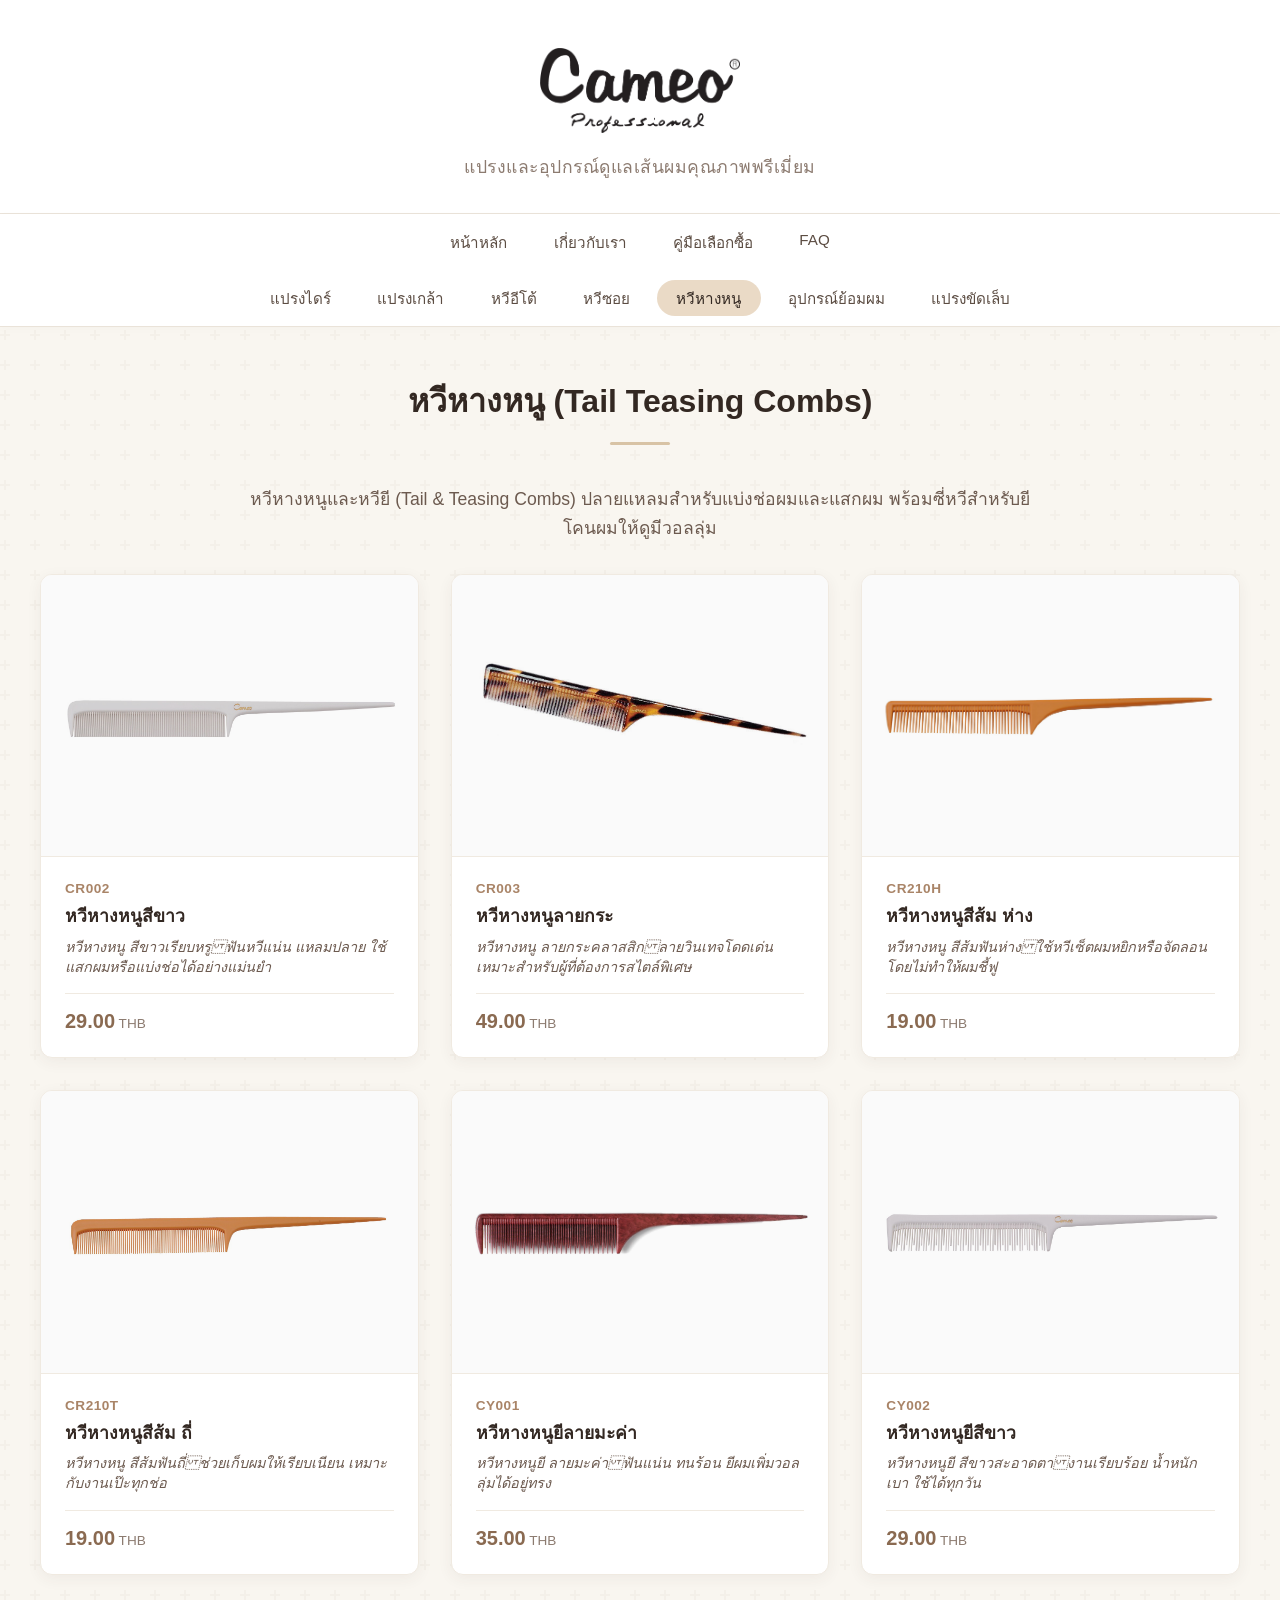
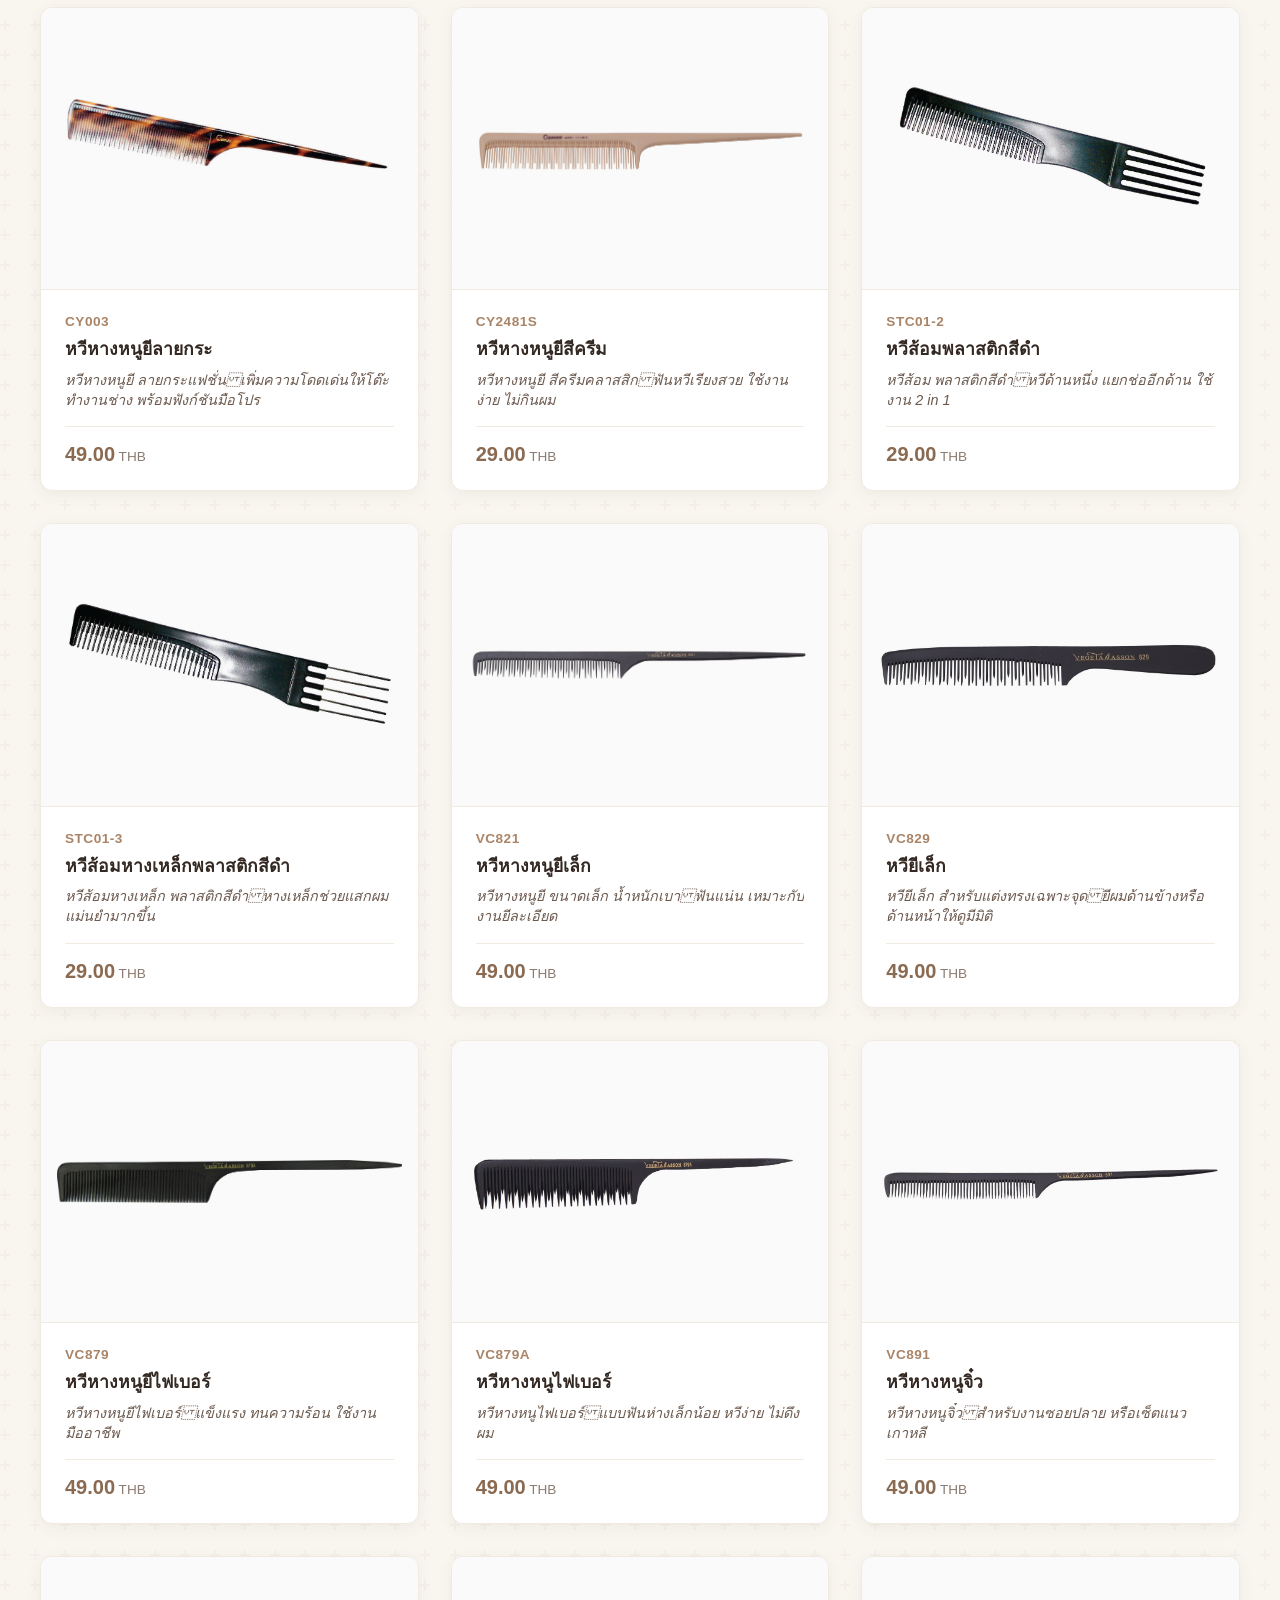
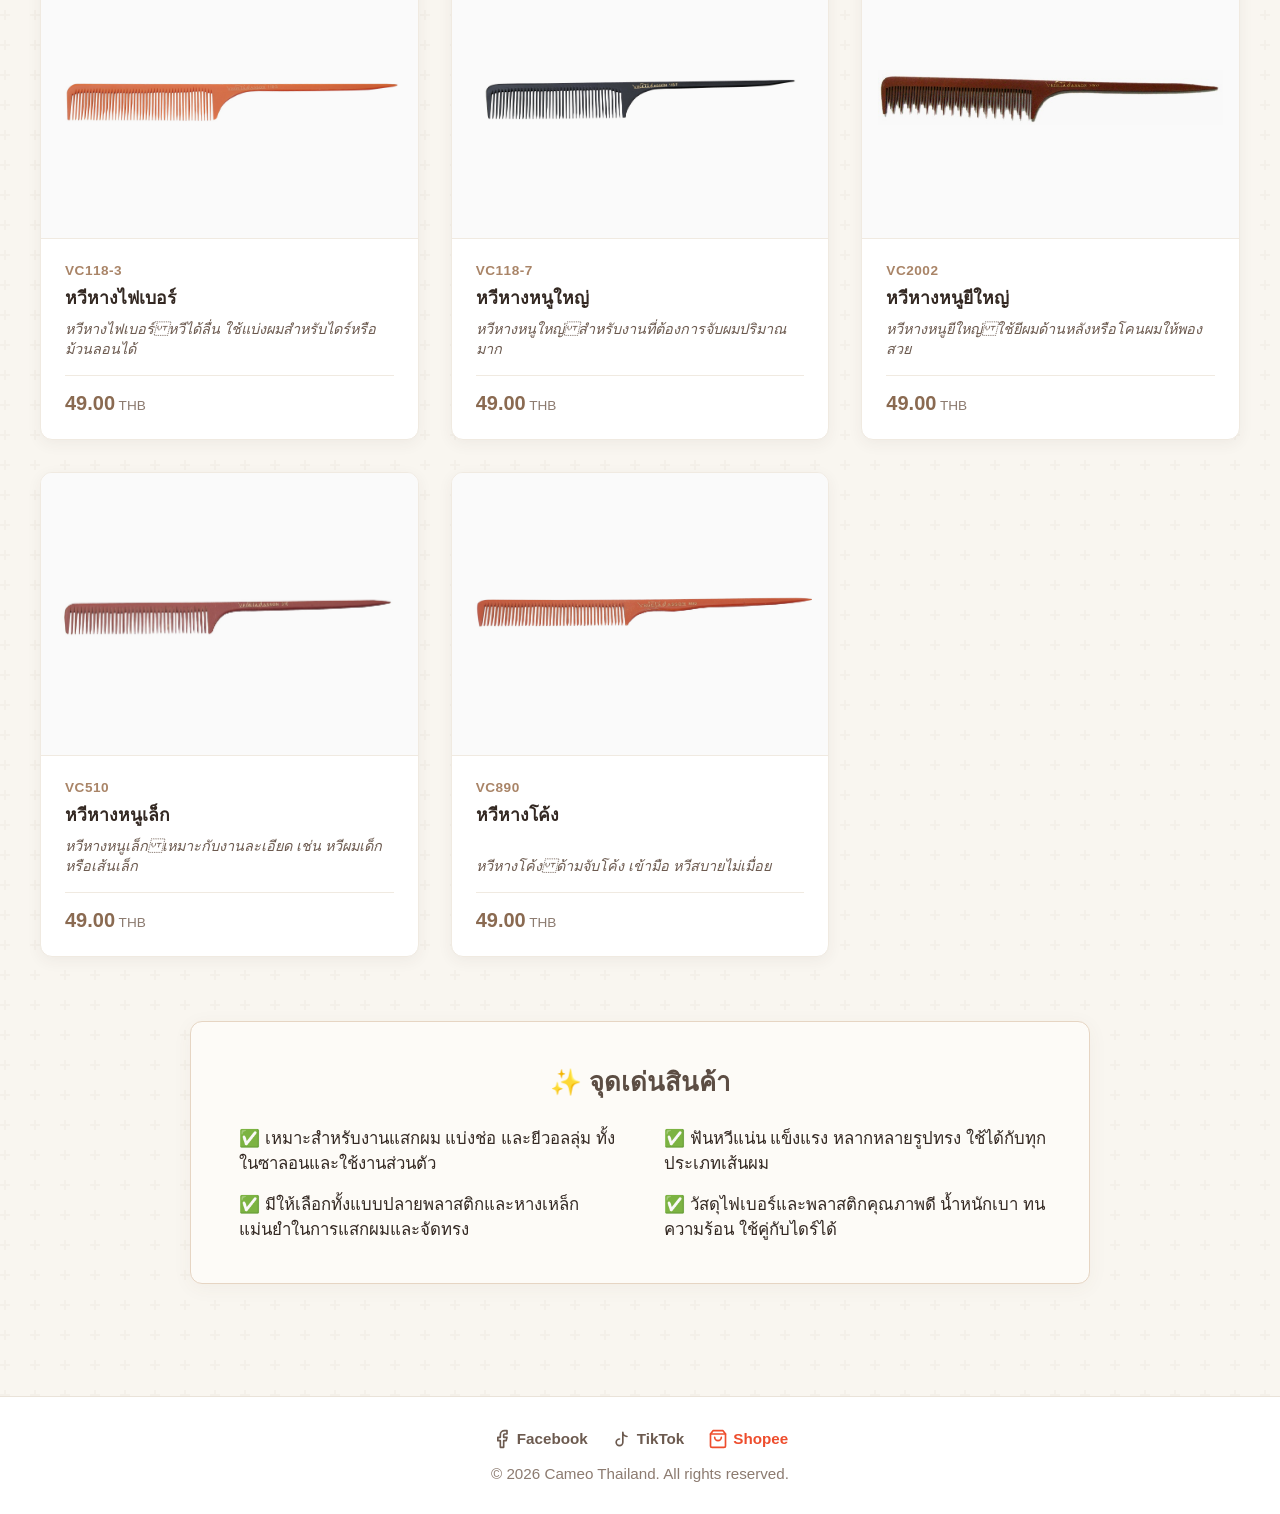
<file: category-5.html>
<!DOCTYPE html>
<html lang="th">
<head>
  <meta charset="UTF-8" />
  <meta http-equiv="X-UA-Compatible" content="IE=edge" />
  <meta name="viewport" content="width=device-width, initial-scale=1.0" />
  <title>หวีหางหนู – Cameo Thailand</title>
  <meta name="description" content="รายการหวีหางหนูคุณภาพจาก Cameo Thailand พร้อมราคา" />
  <link rel="stylesheet" href="style.css" />

  <link rel="icon" type="image/png" href="favicon.png" />
</head>
<body>
  <header class="header">
    <img src="resource/Cameo image/Logo%20Cameo.png" alt="Cameo Thailand Logo" class="logo" />
    <div class="site-title">Cameo Thailand</div>
    <p class="tagline">แปรงและอุปกรณ์ดูแลเส้นผมคุณภาพพรีเมี่ยม</p>
  </header>
  <nav class="nav">
    <ul class="nav-row top-row">
      <li><a href="index.html">หน้าหลัก</a></li>
      <li><a href="about.html">เกี่ยวกับเรา</a></li>
      <li><a href="buying-guide.html">คู่มือเลือกซื้อ</a></li>
      <li><a href="faq.html">FAQ</a></li>
    </ul>
    <ul class="nav-row bottom-row">
      <li><a href="category-1.html">แปรงไดร์</a></li>
      <li><a href="category-2.html">แปรงเกล้า</a></li>
      <li><a href="category-3.html">หวีอีโต้</a></li>
      <li><a href="category-4.html">หวีซอย</a></li>
      <li><a href="category-5.html" class="active">หวีหางหนู</a></li>
      <li><a href="category-6.html">อุปกรณ์ย้อมผม</a></li>
      <li><a href="category-7.html">แปรงขัดเล็บ</a></li>
    </ul>
  </nav>
  <main class="main">
    <h1>หวีหางหนู (Tail Teasing Combs)</h1>
    <p class="category-intro" style="text-align:center; max-width:800px; margin: 0 auto 2rem; color: #6C5A4F; font-size:1.1rem; line-height: 1.6;">หวีหางหนูและหวียี (Tail & Teasing Combs) ปลายแหลมสำหรับแบ่งช่อผมและแสกผม พร้อมซี่หวีสำหรับยีโคนผมให้ดูมีวอลลุ่ม</p>
    
    <div class="product-grid">
      <div class="product-card">
        <div class="product-image-wrapper">
          <a href="https://shopee.co.th/Cameo-(Tail-Teasing-Combs)-หวีหางหนู-หวียี-สำหรับแสกผม-จัดทรง-ใช้งานง่าย-ไม่ดึงผม-น้ำหนักเบา-ทนความร้อน-i.42125554.46153515618?extraParams=%7B%22display_model_id%22%3A390334857991%2C%22model_selection_logic%22%3A3%7D" target="_blank" rel="noopener noreferrer"><img src="resource/Cameo image/5%20%E0%B8%AB%E0%B8%A7%E0%B8%B5%E0%B8%AB%E0%B8%B2%E0%B8%87%E0%B8%AB%E0%B8%99%E0%B8%B9%20%E0%B8%AB%E0%B8%A7%E0%B8%B5%E0%B8%A2%E0%B8%B5/CR002.jpg" alt="หวีหางหนูสีขาว" loading="lazy" /></a>
        </div>
        <div class="product-details">
          <div class="product-code">CR002</div>
          <h3 class="product-name">หวีหางหนูสีขาว</h3>
          <p class="product-desc">หวีหางหนู สีขาวเรียบหรูฟันหวีแน่น แหลมปลาย ใช้แสกผมหรือแบ่งช่อได้อย่างแม่นยำ</p>
          <div class="product-price">29.00</div>
        </div>
      </div>
      <div class="product-card">
        <div class="product-image-wrapper">
          <a href="https://shopee.co.th/Cameo-(Tail-Teasing-Combs)-หวีหางหนู-หวียี-สำหรับแสกผม-จัดทรง-ใช้งานง่าย-ไม่ดึงผม-น้ำหนักเบา-ทนความร้อน-i.42125554.46153515618?extraParams=%7B%22display_model_id%22%3A390334857991%2C%22model_selection_logic%22%3A3%7D" target="_blank" rel="noopener noreferrer"><img src="resource/Cameo image/5%20%E0%B8%AB%E0%B8%A7%E0%B8%B5%E0%B8%AB%E0%B8%B2%E0%B8%87%E0%B8%AB%E0%B8%99%E0%B8%B9%20%E0%B8%AB%E0%B8%A7%E0%B8%B5%E0%B8%A2%E0%B8%B5/CR003.jpg" alt="หวีหางหนูลายกระ" loading="lazy" /></a>
        </div>
        <div class="product-details">
          <div class="product-code">CR003</div>
          <h3 class="product-name">หวีหางหนูลายกระ</h3>
          <p class="product-desc">หวีหางหนู ลายกระคลาสสิกลายวินเทจโดดเด่น เหมาะสำหรับผู้ที่ต้องการสไตล์พิเศษ</p>
          <div class="product-price">49.00</div>
        </div>
      </div>
      <div class="product-card">
        <div class="product-image-wrapper">
          <a href="https://shopee.co.th/Cameo-(Tail-Teasing-Combs)-หวีหางหนู-หวียี-สำหรับแสกผม-จัดทรง-ใช้งานง่าย-ไม่ดึงผม-น้ำหนักเบา-ทนความร้อน-i.42125554.46153515618?extraParams=%7B%22display_model_id%22%3A390334857991%2C%22model_selection_logic%22%3A3%7D" target="_blank" rel="noopener noreferrer"><img src="resource/Cameo image/5%20%E0%B8%AB%E0%B8%A7%E0%B8%B5%E0%B8%AB%E0%B8%B2%E0%B8%87%E0%B8%AB%E0%B8%99%E0%B8%B9%20%E0%B8%AB%E0%B8%A7%E0%B8%B5%E0%B8%A2%E0%B8%B5/CR210H.jpg" alt="หวีหางหนูสีส้ม ห่าง" loading="lazy" /></a>
        </div>
        <div class="product-details">
          <div class="product-code">CR210H</div>
          <h3 class="product-name">หวีหางหนูสีส้ม ห่าง</h3>
          <p class="product-desc">หวีหางหนู สีส้มฟันห่างใช้หวีเซ็ตผมหยิกหรือจัดลอนโดยไม่ทำให้ผมชี้ฟู</p>
          <div class="product-price">19.00</div>
        </div>
      </div>
      <div class="product-card">
        <div class="product-image-wrapper">
          <a href="https://shopee.co.th/Cameo-(Tail-Teasing-Combs)-หวีหางหนู-หวียี-สำหรับแสกผม-จัดทรง-ใช้งานง่าย-ไม่ดึงผม-น้ำหนักเบา-ทนความร้อน-i.42125554.46153515618?extraParams=%7B%22display_model_id%22%3A390334857991%2C%22model_selection_logic%22%3A3%7D" target="_blank" rel="noopener noreferrer"><img src="resource/Cameo image/5%20%E0%B8%AB%E0%B8%A7%E0%B8%B5%E0%B8%AB%E0%B8%B2%E0%B8%87%E0%B8%AB%E0%B8%99%E0%B8%B9%20%E0%B8%AB%E0%B8%A7%E0%B8%B5%E0%B8%A2%E0%B8%B5/CR210T.jpg" alt="หวีหางหนูสีส้ม ถี่" loading="lazy" /></a>
        </div>
        <div class="product-details">
          <div class="product-code">CR210T</div>
          <h3 class="product-name">หวีหางหนูสีส้ม ถี่</h3>
          <p class="product-desc">หวีหางหนู สีส้มฟันถี่ช่วยเก็บผมให้เรียบเนียน เหมาะกับงานเป๊ะทุกช่อ</p>
          <div class="product-price">19.00</div>
        </div>
      </div>
      <div class="product-card">
        <div class="product-image-wrapper">
          <a href="https://shopee.co.th/Cameo-(Tail-Teasing-Combs)-หวีหางหนู-หวียี-สำหรับแสกผม-จัดทรง-ใช้งานง่าย-ไม่ดึงผม-น้ำหนักเบา-ทนความร้อน-i.42125554.46153515618?extraParams=%7B%22display_model_id%22%3A390334857991%2C%22model_selection_logic%22%3A3%7D" target="_blank" rel="noopener noreferrer"><img src="resource/Cameo image/5%20%E0%B8%AB%E0%B8%A7%E0%B8%B5%E0%B8%AB%E0%B8%B2%E0%B8%87%E0%B8%AB%E0%B8%99%E0%B8%B9%20%E0%B8%AB%E0%B8%A7%E0%B8%B5%E0%B8%A2%E0%B8%B5/CY001.jpg" alt="หวีหางหนูยีลายมะค่า" loading="lazy" /></a>
        </div>
        <div class="product-details">
          <div class="product-code">CY001</div>
          <h3 class="product-name">หวีหางหนูยีลายมะค่า</h3>
          <p class="product-desc">หวีหางหนูยี ลายมะค่าฟันแน่น ทนร้อน ยีผมเพิ่มวอลลุ่มได้อยู่ทรง</p>
          <div class="product-price">35.00</div>
        </div>
      </div>
      <div class="product-card">
        <div class="product-image-wrapper">
          <a href="https://shopee.co.th/Cameo-(Tail-Teasing-Combs)-หวีหางหนู-หวียี-สำหรับแสกผม-จัดทรง-ใช้งานง่าย-ไม่ดึงผม-น้ำหนักเบา-ทนความร้อน-i.42125554.46153515618?extraParams=%7B%22display_model_id%22%3A390334857991%2C%22model_selection_logic%22%3A3%7D" target="_blank" rel="noopener noreferrer"><img src="resource/Cameo image/5%20%E0%B8%AB%E0%B8%A7%E0%B8%B5%E0%B8%AB%E0%B8%B2%E0%B8%87%E0%B8%AB%E0%B8%99%E0%B8%B9%20%E0%B8%AB%E0%B8%A7%E0%B8%B5%E0%B8%A2%E0%B8%B5/CY002.jpg" alt="หวีหางหนูยีสีขาว" loading="lazy" /></a>
        </div>
        <div class="product-details">
          <div class="product-code">CY002</div>
          <h3 class="product-name">หวีหางหนูยีสีขาว</h3>
          <p class="product-desc">หวีหางหนูยี สีขาวสะอาดตางานเรียบร้อย น้ำหนักเบา ใช้ได้ทุกวัน</p>
          <div class="product-price">29.00</div>
        </div>
      </div>
      <div class="product-card">
        <div class="product-image-wrapper">
          <a href="https://shopee.co.th/Cameo-(Tail-Teasing-Combs)-หวีหางหนู-หวียี-สำหรับแสกผม-จัดทรง-ใช้งานง่าย-ไม่ดึงผม-น้ำหนักเบา-ทนความร้อน-i.42125554.46153515618?extraParams=%7B%22display_model_id%22%3A390334857991%2C%22model_selection_logic%22%3A3%7D" target="_blank" rel="noopener noreferrer"><img src="resource/Cameo image/5%20%E0%B8%AB%E0%B8%A7%E0%B8%B5%E0%B8%AB%E0%B8%B2%E0%B8%87%E0%B8%AB%E0%B8%99%E0%B8%B9%20%E0%B8%AB%E0%B8%A7%E0%B8%B5%E0%B8%A2%E0%B8%B5/CY003.jpg" alt="หวีหางหนูยีลายกระ" loading="lazy" /></a>
        </div>
        <div class="product-details">
          <div class="product-code">CY003</div>
          <h3 class="product-name">หวีหางหนูยีลายกระ</h3>
          <p class="product-desc">หวีหางหนูยี ลายกระแฟชั่นเพิ่มความโดดเด่นให้โต๊ะทำงานช่าง พร้อมฟังก์ชันมือโปร</p>
          <div class="product-price">49.00</div>
        </div>
      </div>
      <div class="product-card">
        <div class="product-image-wrapper">
          <a href="https://shopee.co.th/Cameo-(Tail-Teasing-Combs)-หวีหางหนู-หวียี-สำหรับแสกผม-จัดทรง-ใช้งานง่าย-ไม่ดึงผม-น้ำหนักเบา-ทนความร้อน-i.42125554.46153515618?extraParams=%7B%22display_model_id%22%3A390334857991%2C%22model_selection_logic%22%3A3%7D" target="_blank" rel="noopener noreferrer"><img src="resource/Cameo image/5%20%E0%B8%AB%E0%B8%A7%E0%B8%B5%E0%B8%AB%E0%B8%B2%E0%B8%87%E0%B8%AB%E0%B8%99%E0%B8%B9%20%E0%B8%AB%E0%B8%A7%E0%B8%B5%E0%B8%A2%E0%B8%B5/CY2481S.jpg" alt="หวีหางหนูยีสีครีม" loading="lazy" /></a>
        </div>
        <div class="product-details">
          <div class="product-code">CY2481S</div>
          <h3 class="product-name">หวีหางหนูยีสีครีม</h3>
          <p class="product-desc">หวีหางหนูยี สีครีมคลาสสิกฟันหวีเรียงสวย ใช้งานง่าย ไม่กินผม</p>
          <div class="product-price">29.00</div>
        </div>
      </div>
      <div class="product-card">
        <div class="product-image-wrapper">
          <a href="https://shopee.co.th/Cameo-(Tail-Teasing-Combs)-หวีหางหนู-หวียี-สำหรับแสกผม-จัดทรง-ใช้งานง่าย-ไม่ดึงผม-น้ำหนักเบา-ทนความร้อน-i.42125554.46153515618?extraParams=%7B%22display_model_id%22%3A390334857991%2C%22model_selection_logic%22%3A3%7D" target="_blank" rel="noopener noreferrer"><img src="resource/Cameo%20image/5%20%E0%B8%AB%E0%B8%A7%E0%B8%B5%E0%B8%AB%E0%B8%B2%E0%B8%87%E0%B8%AB%E0%B8%99%E0%B8%B9%20%E0%B8%AB%E0%B8%A7%E0%B8%B5%E0%B8%A2%E0%B8%B5/STC01-2.jpg" alt="หวีส้อมพลาสติกสีดำ" loading="lazy" /></a>
        </div>
        <div class="product-details">
          <div class="product-code">STC01-2</div>
          <h3 class="product-name">หวีส้อมพลาสติกสีดำ</h3>
          <p class="product-desc">หวีส้อม พลาสติกสีดำหวีด้านหนึ่ง แยกช่ออีกด้าน ใช้งาน 2 in 1</p>
          <div class="product-price">29.00</div>
        </div>
      </div>
      <div class="product-card">
        <div class="product-image-wrapper">
          <a href="https://shopee.co.th/Cameo-(Tail-Teasing-Combs)-หวีหางหนู-หวียี-สำหรับแสกผม-จัดทรง-ใช้งานง่าย-ไม่ดึงผม-น้ำหนักเบา-ทนความร้อน-i.42125554.46153515618?extraParams=%7B%22display_model_id%22%3A390334857991%2C%22model_selection_logic%22%3A3%7D" target="_blank" rel="noopener noreferrer"><img src="resource/Cameo%20image/5%20%E0%B8%AB%E0%B8%A7%E0%B8%B5%E0%B8%AB%E0%B8%B2%E0%B8%87%E0%B8%AB%E0%B8%99%E0%B8%B9%20%E0%B8%AB%E0%B8%A7%E0%B8%B5%E0%B8%A2%E0%B8%B5/STC01-3.jpg" alt="หวีส้อมหางเหล็กพลาสติกสีดำ" loading="lazy" /></a>
        </div>
        <div class="product-details">
          <div class="product-code">STC01-3</div>
          <h3 class="product-name">หวีส้อมหางเหล็กพลาสติกสีดำ</h3>
          <p class="product-desc">หวีส้อมหางเหล็ก พลาสติกสีดำหางเหล็กช่วยแสกผมแม่นยำมากขึ้น</p>
          <div class="product-price">29.00</div>
        </div>
      </div>

      <div class="product-card">
        <div class="product-image-wrapper">
          <a href="https://shopee.co.th/Cameo-(Tail-Teasing-Combs)-หวีหางหนู-หวียี-สำหรับแสกผม-จัดทรง-ใช้งานง่าย-ไม่ดึงผม-น้ำหนักเบา-ทนความร้อน-i.42125554.46153515618?extraParams=%7B%22display_model_id%22%3A390334857991%2C%22model_selection_logic%22%3A3%7D" target="_blank" rel="noopener noreferrer"><img src="resource/Cameo image/5%20%E0%B8%AB%E0%B8%A7%E0%B8%B5%E0%B8%AB%E0%B8%B2%E0%B8%87%E0%B8%AB%E0%B8%99%E0%B8%B9%20%E0%B8%AB%E0%B8%A7%E0%B8%B5%E0%B8%A2%E0%B8%B5/VC821.jpg" alt="หวีหางหนูยีเล็ก" loading="lazy" /></a>
        </div>
        <div class="product-details">
          <div class="product-code">VC821</div>
          <h3 class="product-name">หวีหางหนูยีเล็ก</h3>
          <p class="product-desc">หวีหางหนูยี ขนาดเล็ก น้ำหนักเบาฟันแน่น เหมาะกับงานยีละเอียด</p>
          <div class="product-price">49.00</div>
        </div>
      </div>
      <div class="product-card">
        <div class="product-image-wrapper">
          <a href="https://shopee.co.th/Cameo-(Tail-Teasing-Combs)-หวีหางหนู-หวียี-สำหรับแสกผม-จัดทรง-ใช้งานง่าย-ไม่ดึงผม-น้ำหนักเบา-ทนความร้อน-i.42125554.46153515618?extraParams=%7B%22display_model_id%22%3A390334857991%2C%22model_selection_logic%22%3A3%7D" target="_blank" rel="noopener noreferrer"><img src="resource/Cameo image/5%20%E0%B8%AB%E0%B8%A7%E0%B8%B5%E0%B8%AB%E0%B8%B2%E0%B8%87%E0%B8%AB%E0%B8%99%E0%B8%B9%20%E0%B8%AB%E0%B8%A7%E0%B8%B5%E0%B8%A2%E0%B8%B5/VC829.jpg" alt="หวียีเล็ก" loading="lazy" /></a>
        </div>
        <div class="product-details">
          <div class="product-code">VC829</div>
          <h3 class="product-name">หวียีเล็ก</h3>
          <p class="product-desc">หวียีเล็ก สำหรับแต่งทรงเฉพาะจุดยีผมด้านข้างหรือด้านหน้าให้ดูมีมิติ</p>
          <div class="product-price">49.00</div>
        </div>
      </div>
      <div class="product-card">
        <div class="product-image-wrapper">
          <a href="https://shopee.co.th/Cameo-(Tail-Teasing-Combs)-หวีหางหนู-หวียี-สำหรับแสกผม-จัดทรง-ใช้งานง่าย-ไม่ดึงผม-น้ำหนักเบา-ทนความร้อน-i.42125554.46153515618?extraParams=%7B%22display_model_id%22%3A390334857991%2C%22model_selection_logic%22%3A3%7D" target="_blank" rel="noopener noreferrer"><img src="resource/Cameo image/5%20%E0%B8%AB%E0%B8%A7%E0%B8%B5%E0%B8%AB%E0%B8%B2%E0%B8%87%E0%B8%AB%E0%B8%99%E0%B8%B9%20%E0%B8%AB%E0%B8%A7%E0%B8%B5%E0%B8%A2%E0%B8%B5/VC879.jpg" alt="หวีหางหนูยีไฟเบอร์" loading="lazy" /></a>
        </div>
        <div class="product-details">
          <div class="product-code">VC879</div>
          <h3 class="product-name">หวีหางหนูยีไฟเบอร์</h3>
          <p class="product-desc">หวีหางหนูยีไฟเบอร์แข็งแรง ทนความร้อน ใช้งานมืออาชีพ</p>
          <div class="product-price">49.00</div>
        </div>
      </div>
      <div class="product-card">
        <div class="product-image-wrapper">
          <a href="https://shopee.co.th/Cameo-(Tail-Teasing-Combs)-หวีหางหนู-หวียี-สำหรับแสกผม-จัดทรง-ใช้งานง่าย-ไม่ดึงผม-น้ำหนักเบา-ทนความร้อน-i.42125554.46153515618?extraParams=%7B%22display_model_id%22%3A390334857991%2C%22model_selection_logic%22%3A3%7D" target="_blank" rel="noopener noreferrer"><img src="resource/Cameo image/5%20%E0%B8%AB%E0%B8%A7%E0%B8%B5%E0%B8%AB%E0%B8%B2%E0%B8%87%E0%B8%AB%E0%B8%99%E0%B8%B9%20%E0%B8%AB%E0%B8%A7%E0%B8%B5%E0%B8%A2%E0%B8%B5/VC879A.jpg" alt="หวีหางหนูไฟเบอร์" loading="lazy" /></a>
        </div>
        <div class="product-details">
          <div class="product-code">VC879A</div>
          <h3 class="product-name">หวีหางหนูไฟเบอร์</h3>
          <p class="product-desc">หวีหางหนูไฟเบอร์แบบฟันห่างเล็กน้อย หวีง่าย ไม่ดึงผม</p>
          <div class="product-price">49.00</div>
        </div>
      </div>
      <div class="product-card">
        <div class="product-image-wrapper">
          <a href="https://shopee.co.th/Cameo-(Tail-Teasing-Combs)-หวีหางหนู-หวียี-สำหรับแสกผม-จัดทรง-ใช้งานง่าย-ไม่ดึงผม-น้ำหนักเบา-ทนความร้อน-i.42125554.46153515618?extraParams=%7B%22display_model_id%22%3A390334857991%2C%22model_selection_logic%22%3A3%7D" target="_blank" rel="noopener noreferrer"><img src="resource/Cameo image/5%20%E0%B8%AB%E0%B8%A7%E0%B8%B5%E0%B8%AB%E0%B8%B2%E0%B8%87%E0%B8%AB%E0%B8%99%E0%B8%B9%20%E0%B8%AB%E0%B8%A7%E0%B8%B5%E0%B8%A2%E0%B8%B5/VC891.jpg" alt="หวีหางหนูจิ๋ว" loading="lazy" /></a>
        </div>
        <div class="product-details">
          <div class="product-code">VC891</div>
          <h3 class="product-name">หวีหางหนูจิ๋ว</h3>
          <p class="product-desc">หวีหางหนูจิ๋วสำหรับงานซอยปลาย หรือเซ็ตแนวเกาหลี</p>
          <div class="product-price">49.00</div>
        </div>
      </div>
      <div class="product-card">
        <div class="product-image-wrapper">
          <a href="https://shopee.co.th/Cameo-(Tail-Teasing-Combs)-หวีหางหนู-หวียี-สำหรับแสกผม-จัดทรง-ใช้งานง่าย-ไม่ดึงผม-น้ำหนักเบา-ทนความร้อน-i.42125554.46153515618?extraParams=%7B%22display_model_id%22%3A390334857991%2C%22model_selection_logic%22%3A3%7D" target="_blank" rel="noopener noreferrer"><img src="resource/Cameo image/5%20%E0%B8%AB%E0%B8%A7%E0%B8%B5%E0%B8%AB%E0%B8%B2%E0%B8%87%E0%B8%AB%E0%B8%99%E0%B8%B9%20%E0%B8%AB%E0%B8%A7%E0%B8%B5%E0%B8%A2%E0%B8%B5/VC118-3.jpg" alt="หวีหางไฟเบอร์" loading="lazy" /></a>
        </div>
        <div class="product-details">
          <div class="product-code">VC118-3</div>
          <h3 class="product-name">หวีหางไฟเบอร์</h3>
          <p class="product-desc">หวีหางไฟเบอร์หวีได้ลื่น ใช้แบ่งผมสำหรับไดร์หรือม้วนลอนได้</p>
          <div class="product-price">49.00</div>
        </div>
      </div>
      <div class="product-card">
        <div class="product-image-wrapper">
          <a href="https://shopee.co.th/Cameo-(Tail-Teasing-Combs)-หวีหางหนู-หวียี-สำหรับแสกผม-จัดทรง-ใช้งานง่าย-ไม่ดึงผม-น้ำหนักเบา-ทนความร้อน-i.42125554.46153515618?extraParams=%7B%22display_model_id%22%3A390334857991%2C%22model_selection_logic%22%3A3%7D" target="_blank" rel="noopener noreferrer"><img src="resource/Cameo image/5%20%E0%B8%AB%E0%B8%A7%E0%B8%B5%E0%B8%AB%E0%B8%B2%E0%B8%87%E0%B8%AB%E0%B8%99%E0%B8%B9%20%E0%B8%AB%E0%B8%A7%E0%B8%B5%E0%B8%A2%E0%B8%B5/VC118-7%20.jpg" alt="หวีหางหนูใหญ่" loading="lazy" /></a>
        </div>
        <div class="product-details">
          <div class="product-code">VC118-7</div>
          <h3 class="product-name">หวีหางหนูใหญ่</h3>
          <p class="product-desc">หวีหางหนูใหญ่สำหรับงานที่ต้องการจับผมปริมาณมาก</p>
          <div class="product-price">49.00</div>
        </div>
      </div>
      <div class="product-card">
        <div class="product-image-wrapper">
          <a href="https://shopee.co.th/Cameo-(Tail-Teasing-Combs)-หวีหางหนู-หวียี-สำหรับแสกผม-จัดทรง-ใช้งานง่าย-ไม่ดึงผม-น้ำหนักเบา-ทนความร้อน-i.42125554.46153515618?extraParams=%7B%22display_model_id%22%3A390334857991%2C%22model_selection_logic%22%3A3%7D" target="_blank" rel="noopener noreferrer"><img src="resource/Cameo image/5%20%E0%B8%AB%E0%B8%A7%E0%B8%B5%E0%B8%AB%E0%B8%B2%E0%B8%87%E0%B8%AB%E0%B8%99%E0%B8%B9%20%E0%B8%AB%E0%B8%A7%E0%B8%B5%E0%B8%A2%E0%B8%B5/VC2002.jpg" alt="หวีหางหนูยีใหญ่" loading="lazy" /></a>
        </div>
        <div class="product-details">
          <div class="product-code">VC2002</div>
          <h3 class="product-name">หวีหางหนูยีใหญ่</h3>
          <p class="product-desc">หวีหางหนูยีใหญ่ใช้ยีผมด้านหลังหรือโคนผมให้พองสวย</p>
          <div class="product-price">49.00</div>
        </div>
      </div>
      <div class="product-card">
        <div class="product-image-wrapper">
          <a href="https://shopee.co.th/Cameo-(Tail-Teasing-Combs)-หวีหางหนู-หวียี-สำหรับแสกผม-จัดทรง-ใช้งานง่าย-ไม่ดึงผม-น้ำหนักเบา-ทนความร้อน-i.42125554.46153515618?extraParams=%7B%22display_model_id%22%3A390334857991%2C%22model_selection_logic%22%3A3%7D" target="_blank" rel="noopener noreferrer"><img src="resource/Cameo image/5%20%E0%B8%AB%E0%B8%A7%E0%B8%B5%E0%B8%AB%E0%B8%B2%E0%B8%87%E0%B8%AB%E0%B8%99%E0%B8%B9%20%E0%B8%AB%E0%B8%A7%E0%B8%B5%E0%B8%A2%E0%B8%B5/VC510.jpg" alt="หวีหางหนูเล็ก" loading="lazy" /></a>
        </div>
        <div class="product-details">
          <div class="product-code">VC510</div>
          <h3 class="product-name">หวีหางหนูเล็ก</h3>
          <p class="product-desc">หวีหางหนูเล็กเหมาะกับงานละเอียด เช่น หวีผมเด็ก หรือเส้นเล็ก</p>
          <div class="product-price">49.00</div>
        </div>
      </div>
      <div class="product-card">
        <div class="product-image-wrapper">
          <a href="https://shopee.co.th/Cameo-(Tail-Teasing-Combs)-หวีหางหนู-หวียี-สำหรับแสกผม-จัดทรง-ใช้งานง่าย-ไม่ดึงผม-น้ำหนักเบา-ทนความร้อน-i.42125554.46153515618?extraParams=%7B%22display_model_id%22%3A390334857991%2C%22model_selection_logic%22%3A3%7D" target="_blank" rel="noopener noreferrer"><img src="resource/Cameo image/5%20%E0%B8%AB%E0%B8%A7%E0%B8%B5%E0%B8%AB%E0%B8%B2%E0%B8%87%E0%B8%AB%E0%B8%99%E0%B8%B9%20%E0%B8%AB%E0%B8%A7%E0%B8%B5%E0%B8%A2%E0%B8%B5/VC890.jpg" alt="หวีหางโค้ง" loading="lazy" /></a>
        </div>
        <div class="product-details">
          <div class="product-code">VC890</div>
          <h3 class="product-name">หวีหางโค้ง</h3>
          <p class="product-desc">หวีหางโค้งด้ามจับโค้ง เข้ามือ หวีสบายไม่เมื่อย</p>
          <div class="product-price">49.00</div>
        </div>
      </div>
    </div>
  
  
    <section class="category-features">
      <h3>✨ จุดเด่นสินค้า</h3>
      <ul>
        <li>✅ เหมาะสำหรับงานแสกผม แบ่งช่อ และยีวอลลุ่ม ทั้งในซาลอนและใช้งานส่วนตัว</li>
        <li>✅ ฟันหวีแน่น แข็งแรง หลากหลายรูปทรง ใช้ได้กับทุกประเภทเส้นผม</li>
        <li>✅ มีให้เลือกทั้งแบบปลายพลาสติกและหางเหล็ก แม่นยำในการแสกผมและจัดทรง</li>
        <li>✅ วัสดุไฟเบอร์และพลาสติกคุณภาพดี น้ำหนักเบา ทนความร้อน ใช้คู่กับไดร์ได้</li>
      </ul>
    </section>
  </main>
      <footer class="footer">
    <div class="footer-links" style="margin-bottom: 1rem; display: flex; justify-content: center; gap: 1.5rem; flex-wrap: wrap; align-items: center;">
      <a href="https://www.facebook.com/cameoprofessional/" target="_blank" rel="noopener noreferrer" style="color: #6C5A4F; text-decoration: none; font-weight: 600; display: flex; align-items: center;">
        <svg width="20" height="20" viewBox="0 0 24 24" fill="none" stroke="currentColor" stroke-width="2" stroke-linecap="round" stroke-linejoin="round" style="margin-right: 5px;"><path d="M18 2h-3a5 5 0 0 0-5 5v3H7v4h3v8h4v-8h3l1-4h-4V7a1 1 0 0 1 1-1h3z"></path></svg> Facebook
      </a>
      <a href="https://www.tiktok.com/@cameo.thailand" target="_blank" rel="noopener noreferrer" style="color: #6C5A4F; text-decoration: none; font-weight: 600; display: flex; align-items: center;">
        <svg width="20" height="20" viewBox="0 0 24 24" fill="none" stroke="currentColor" stroke-width="2" stroke-linecap="round" stroke-linejoin="round" style="margin-right: 5px;"><path d="M9 12a4 4 0 1 0 4 4V4a5 5 0 0 0 5 5"></path></svg> TikTok
      </a>
      <a href="https://shopee.co.th/salonplus" target="_blank" rel="noopener noreferrer" style="color: #ee4d2d; text-decoration: none; font-weight: 600; display: flex; align-items: center;">
        <svg width="20" height="20" viewBox="0 0 24 24" fill="none" stroke="currentColor" stroke-width="2" stroke-linecap="round" stroke-linejoin="round" style="margin-right: 5px;"><path d="M6 2L3 6v14a2 2 0 0 0 2 2h14a2 2 0 0 0 2-2V6l-3-4z"></path><line x1="3" y1="6" x2="21" y2="6"></line><path d="M16 10a4 4 0 0 1-8 0"></path></svg> Shopee
      </a>
    </div>
    <p>© 2026 Cameo Thailand. All rights reserved.</p>
  </footer>

  <!-- AI SEO: Product Schema Markup -->
  <script type="application/ld+json">
  {
  "@context": "https://schema.org",
  "@graph": [
    {
      "@type": "Product",
      "name": "หวีหางหนูสีขาว",
      "image": "https://cameothailand.com/resource/Cameo%20image/5%20%E0%B8%AB%E0%B8%A7%E0%B8%B5%E0%B8%AB%E0%B8%B2%E0%B8%87%E0%B8%AB%E0%B8%99%E0%B8%B9%20%E0%B8%AB%E0%B8%A7%E0%B8%B5%E0%B8%A2%E0%B8%B5/CR002.jpg",
      "sku": "CR002",
      "brand": {
        "@type": "Brand",
        "name": "Cameo"
      },
      "offers": {
        "@type": "Offer",
        "url": "https://cameothailand.com/category-5.html",
        "priceCurrency": "THB",
        "price": "29.00",
        "availability": "https://schema.org/InStock"
      }
    },
    {
      "@type": "Product",
      "name": "หวีหางหนูลายกระ",
      "image": "https://cameothailand.com/resource/Cameo%20image/5%20%E0%B8%AB%E0%B8%A7%E0%B8%B5%E0%B8%AB%E0%B8%B2%E0%B8%87%E0%B8%AB%E0%B8%99%E0%B8%B9%20%E0%B8%AB%E0%B8%A7%E0%B8%B5%E0%B8%A2%E0%B8%B5/CR003.jpg",
      "sku": "CR003",
      "brand": {
        "@type": "Brand",
        "name": "Cameo"
      },
      "offers": {
        "@type": "Offer",
        "url": "https://cameothailand.com/category-5.html",
        "priceCurrency": "THB",
        "price": "49.00",
        "availability": "https://schema.org/InStock"
      }
    },
    {
      "@type": "Product",
      "name": "หวีหางหนูสีส้ม ห่าง",
      "image": "https://cameothailand.com/resource/Cameo%20image/5%20%E0%B8%AB%E0%B8%A7%E0%B8%B5%E0%B8%AB%E0%B8%B2%E0%B8%87%E0%B8%AB%E0%B8%99%E0%B8%B9%20%E0%B8%AB%E0%B8%A7%E0%B8%B5%E0%B8%A2%E0%B8%B5/CR210H.jpg",
      "sku": "CR210H",
      "brand": {
        "@type": "Brand",
        "name": "Cameo"
      },
      "offers": {
        "@type": "Offer",
        "url": "https://cameothailand.com/category-5.html",
        "priceCurrency": "THB",
        "price": "19.00",
        "availability": "https://schema.org/InStock"
      }
    },
    {
      "@type": "Product",
      "name": "หวีหางหนูสีส้ม ถี่",
      "image": "https://cameothailand.com/resource/Cameo%20image/5%20%E0%B8%AB%E0%B8%A7%E0%B8%B5%E0%B8%AB%E0%B8%B2%E0%B8%87%E0%B8%AB%E0%B8%99%E0%B8%B9%20%E0%B8%AB%E0%B8%A7%E0%B8%B5%E0%B8%A2%E0%B8%B5/CR210T.jpg",
      "sku": "CR210T",
      "brand": {
        "@type": "Brand",
        "name": "Cameo"
      },
      "offers": {
        "@type": "Offer",
        "url": "https://cameothailand.com/category-5.html",
        "priceCurrency": "THB",
        "price": "19.00",
        "availability": "https://schema.org/InStock"
      }
    },
    {
      "@type": "Product",
      "name": "หวีหางหนูยีลายมะค่า",
      "image": "https://cameothailand.com/resource/Cameo%20image/5%20%E0%B8%AB%E0%B8%A7%E0%B8%B5%E0%B8%AB%E0%B8%B2%E0%B8%87%E0%B8%AB%E0%B8%99%E0%B8%B9%20%E0%B8%AB%E0%B8%A7%E0%B8%B5%E0%B8%A2%E0%B8%B5/CY001.jpg",
      "sku": "CY001",
      "brand": {
        "@type": "Brand",
        "name": "Cameo"
      },
      "offers": {
        "@type": "Offer",
        "url": "https://cameothailand.com/category-5.html",
        "priceCurrency": "THB",
        "price": "35.00",
        "availability": "https://schema.org/InStock"
      }
    },
    {
      "@type": "Product",
      "name": "หวีหางหนูยีสีขาว",
      "image": "https://cameothailand.com/resource/Cameo%20image/5%20%E0%B8%AB%E0%B8%A7%E0%B8%B5%E0%B8%AB%E0%B8%B2%E0%B8%87%E0%B8%AB%E0%B8%99%E0%B8%B9%20%E0%B8%AB%E0%B8%A7%E0%B8%B5%E0%B8%A2%E0%B8%B5/CY002.jpg",
      "sku": "CY002",
      "brand": {
        "@type": "Brand",
        "name": "Cameo"
      },
      "offers": {
        "@type": "Offer",
        "url": "https://cameothailand.com/category-5.html",
        "priceCurrency": "THB",
        "price": "29.00",
        "availability": "https://schema.org/InStock"
      }
    },
    {
      "@type": "Product",
      "name": "หวีหางหนูยีลายกระ",
      "image": "https://cameothailand.com/resource/Cameo%20image/5%20%E0%B8%AB%E0%B8%A7%E0%B8%B5%E0%B8%AB%E0%B8%B2%E0%B8%87%E0%B8%AB%E0%B8%99%E0%B8%B9%20%E0%B8%AB%E0%B8%A7%E0%B8%B5%E0%B8%A2%E0%B8%B5/CY003.jpg",
      "sku": "CY003",
      "brand": {
        "@type": "Brand",
        "name": "Cameo"
      },
      "offers": {
        "@type": "Offer",
        "url": "https://cameothailand.com/category-5.html",
        "priceCurrency": "THB",
        "price": "49.00",
        "availability": "https://schema.org/InStock"
      }
    },
    {
      "@type": "Product",
      "name": "หวีหางหนูยีสีครีม",
      "image": "https://cameothailand.com/resource/Cameo%20image/5%20%E0%B8%AB%E0%B8%A7%E0%B8%B5%E0%B8%AB%E0%B8%B2%E0%B8%87%E0%B8%AB%E0%B8%99%E0%B8%B9%20%E0%B8%AB%E0%B8%A7%E0%B8%B5%E0%B8%A2%E0%B8%B5/CY2481S.jpg",
      "sku": "CY2481S",
      "brand": {
        "@type": "Brand",
        "name": "Cameo"
      },
      "offers": {
        "@type": "Offer",
        "url": "https://cameothailand.com/category-5.html",
        "priceCurrency": "THB",
        "price": "29.00",
        "availability": "https://schema.org/InStock"
      }
    },
    {
      "@type": "Product",
      "name": "หวีส้อมพลาสติกสีดำ",
      "image": "https://cameothailand.com/resource/Cameo%20image/5%20%E0%B8%AB%E0%B8%A7%E0%B8%B5%E0%B8%AB%E0%B8%B2%E0%B8%87%E0%B8%AB%E0%B8%99%E0%B8%B9%20%E0%B8%AB%E0%B8%A7%E0%B8%B5%E0%B8%A2%E0%B8%B5/STC01-2.jpg",
      "sku": "STC01-2",
      "brand": {
        "@type": "Brand",
        "name": "Cameo"
      },
      "offers": {
        "@type": "Offer",
        "url": "https://cameothailand.com/category-5.html",
        "priceCurrency": "THB",
        "price": "29.00",
        "availability": "https://schema.org/InStock"
      }
    },
    {
      "@type": "Product",
      "name": "หวีส้อมหางเหล็กพลาสติกสีดำ",
      "image": "https://cameothailand.com/resource/Cameo%20image/5%20%E0%B8%AB%E0%B8%A7%E0%B8%B5%E0%B8%AB%E0%B8%B2%E0%B8%87%E0%B8%AB%E0%B8%99%E0%B8%B9%20%E0%B8%AB%E0%B8%A7%E0%B8%B5%E0%B8%A2%E0%B8%B5/STC01-3.jpg",
      "sku": "STC01-3",
      "brand": {
        "@type": "Brand",
        "name": "Cameo"
      },
      "offers": {
        "@type": "Offer",
        "url": "https://cameothailand.com/category-5.html",
        "priceCurrency": "THB",
        "price": "29.00",
        "availability": "https://schema.org/InStock"
      }
    },
    {
      "@type": "Product",
      "name": "หวีหางหนูยีเล็ก",
      "image": "https://cameothailand.com/resource/Cameo%20image/5%20%E0%B8%AB%E0%B8%A7%E0%B8%B5%E0%B8%AB%E0%B8%B2%E0%B8%87%E0%B8%AB%E0%B8%99%E0%B8%B9%20%E0%B8%AB%E0%B8%A7%E0%B8%B5%E0%B8%A2%E0%B8%B5/VC821.jpg",
      "sku": "VC821",
      "brand": {
        "@type": "Brand",
        "name": "Cameo"
      },
      "offers": {
        "@type": "Offer",
        "url": "https://cameothailand.com/category-5.html",
        "priceCurrency": "THB",
        "price": "49.00",
        "availability": "https://schema.org/InStock"
      }
    },
    {
      "@type": "Product",
      "name": "หวียีเล็ก",
      "image": "https://cameothailand.com/resource/Cameo%20image/5%20%E0%B8%AB%E0%B8%A7%E0%B8%B5%E0%B8%AB%E0%B8%B2%E0%B8%87%E0%B8%AB%E0%B8%99%E0%B8%B9%20%E0%B8%AB%E0%B8%A7%E0%B8%B5%E0%B8%A2%E0%B8%B5/VC829.jpg",
      "sku": "VC829",
      "brand": {
        "@type": "Brand",
        "name": "Cameo"
      },
      "offers": {
        "@type": "Offer",
        "url": "https://cameothailand.com/category-5.html",
        "priceCurrency": "THB",
        "price": "49.00",
        "availability": "https://schema.org/InStock"
      }
    },
    {
      "@type": "Product",
      "name": "หวีหางหนูยีไฟเบอร์",
      "image": "https://cameothailand.com/resource/Cameo%20image/5%20%E0%B8%AB%E0%B8%A7%E0%B8%B5%E0%B8%AB%E0%B8%B2%E0%B8%87%E0%B8%AB%E0%B8%99%E0%B8%B9%20%E0%B8%AB%E0%B8%A7%E0%B8%B5%E0%B8%A2%E0%B8%B5/VC879.jpg",
      "sku": "VC879",
      "brand": {
        "@type": "Brand",
        "name": "Cameo"
      },
      "offers": {
        "@type": "Offer",
        "url": "https://cameothailand.com/category-5.html",
        "priceCurrency": "THB",
        "price": "49.00",
        "availability": "https://schema.org/InStock"
      }
    },
    {
      "@type": "Product",
      "name": "หวีหางหนูไฟเบอร์",
      "image": "https://cameothailand.com/resource/Cameo%20image/5%20%E0%B8%AB%E0%B8%A7%E0%B8%B5%E0%B8%AB%E0%B8%B2%E0%B8%87%E0%B8%AB%E0%B8%99%E0%B8%B9%20%E0%B8%AB%E0%B8%A7%E0%B8%B5%E0%B8%A2%E0%B8%B5/VC879A.jpg",
      "sku": "VC879A",
      "brand": {
        "@type": "Brand",
        "name": "Cameo"
      },
      "offers": {
        "@type": "Offer",
        "url": "https://cameothailand.com/category-5.html",
        "priceCurrency": "THB",
        "price": "49.00",
        "availability": "https://schema.org/InStock"
      }
    },
    {
      "@type": "Product",
      "name": "หวีหางหนูจิ๋ว",
      "image": "https://cameothailand.com/resource/Cameo%20image/5%20%E0%B8%AB%E0%B8%A7%E0%B8%B5%E0%B8%AB%E0%B8%B2%E0%B8%87%E0%B8%AB%E0%B8%99%E0%B8%B9%20%E0%B8%AB%E0%B8%A7%E0%B8%B5%E0%B8%A2%E0%B8%B5/VC891.jpg",
      "sku": "VC891",
      "brand": {
        "@type": "Brand",
        "name": "Cameo"
      },
      "offers": {
        "@type": "Offer",
        "url": "https://cameothailand.com/category-5.html",
        "priceCurrency": "THB",
        "price": "49.00",
        "availability": "https://schema.org/InStock"
      }
    },
    {
      "@type": "Product",
      "name": "หวีหางไฟเบอร์",
      "image": "https://cameothailand.com/resource/Cameo%20image/5%20%E0%B8%AB%E0%B8%A7%E0%B8%B5%E0%B8%AB%E0%B8%B2%E0%B8%87%E0%B8%AB%E0%B8%99%E0%B8%B9%20%E0%B8%AB%E0%B8%A7%E0%B8%B5%E0%B8%A2%E0%B8%B5/VC118-3.jpg",
      "sku": "VC118-3",
      "brand": {
        "@type": "Brand",
        "name": "Cameo"
      },
      "offers": {
        "@type": "Offer",
        "url": "https://cameothailand.com/category-5.html",
        "priceCurrency": "THB",
        "price": "49.00",
        "availability": "https://schema.org/InStock"
      }
    },
    {
      "@type": "Product",
      "name": "หวีหางหนูใหญ่",
      "image": "https://cameothailand.com/resource/Cameo%20image/5%20%E0%B8%AB%E0%B8%A7%E0%B8%B5%E0%B8%AB%E0%B8%B2%E0%B8%87%E0%B8%AB%E0%B8%99%E0%B8%B9%20%E0%B8%AB%E0%B8%A7%E0%B8%B5%E0%B8%A2%E0%B8%B5/VC118-7%20.jpg",
      "sku": "VC118-7",
      "brand": {
        "@type": "Brand",
        "name": "Cameo"
      },
      "offers": {
        "@type": "Offer",
        "url": "https://cameothailand.com/category-5.html",
        "priceCurrency": "THB",
        "price": "49.00",
        "availability": "https://schema.org/InStock"
      }
    },
    {
      "@type": "Product",
      "name": "หวีหางหนูยีใหญ่",
      "image": "https://cameothailand.com/resource/Cameo%20image/5%20%E0%B8%AB%E0%B8%A7%E0%B8%B5%E0%B8%AB%E0%B8%B2%E0%B8%87%E0%B8%AB%E0%B8%99%E0%B8%B9%20%E0%B8%AB%E0%B8%A7%E0%B8%B5%E0%B8%A2%E0%B8%B5/VC2002.jpg",
      "sku": "VC2002",
      "brand": {
        "@type": "Brand",
        "name": "Cameo"
      },
      "offers": {
        "@type": "Offer",
        "url": "https://cameothailand.com/category-5.html",
        "priceCurrency": "THB",
        "price": "49.00",
        "availability": "https://schema.org/InStock"
      }
    },
    {
      "@type": "Product",
      "name": "หวีหางหนูเล็ก",
      "image": "https://cameothailand.com/resource/Cameo%20image/5%20%E0%B8%AB%E0%B8%A7%E0%B8%B5%E0%B8%AB%E0%B8%B2%E0%B8%87%E0%B8%AB%E0%B8%99%E0%B8%B9%20%E0%B8%AB%E0%B8%A7%E0%B8%B5%E0%B8%A2%E0%B8%B5/VC510.jpg",
      "sku": "VC510",
      "brand": {
        "@type": "Brand",
        "name": "Cameo"
      },
      "offers": {
        "@type": "Offer",
        "url": "https://cameothailand.com/category-5.html",
        "priceCurrency": "THB",
        "price": "49.00",
        "availability": "https://schema.org/InStock"
      }
    },
    {
      "@type": "Product",
      "name": "หวีหางโค้ง",
      "image": "https://cameothailand.com/resource/Cameo%20image/5%20%E0%B8%AB%E0%B8%A7%E0%B8%B5%E0%B8%AB%E0%B8%B2%E0%B8%87%E0%B8%AB%E0%B8%99%E0%B8%B9%20%E0%B8%AB%E0%B8%A7%E0%B8%B5%E0%B8%A2%E0%B8%B5/VC890.jpg",
      "sku": "VC890",
      "brand": {
        "@type": "Brand",
        "name": "Cameo"
      },
      "offers": {
        "@type": "Offer",
        "url": "https://cameothailand.com/category-5.html",
        "priceCurrency": "THB",
        "price": "49.00",
        "availability": "https://schema.org/InStock"
      }
    }
  ]
}
  </script>
</body>
</html>
</file>
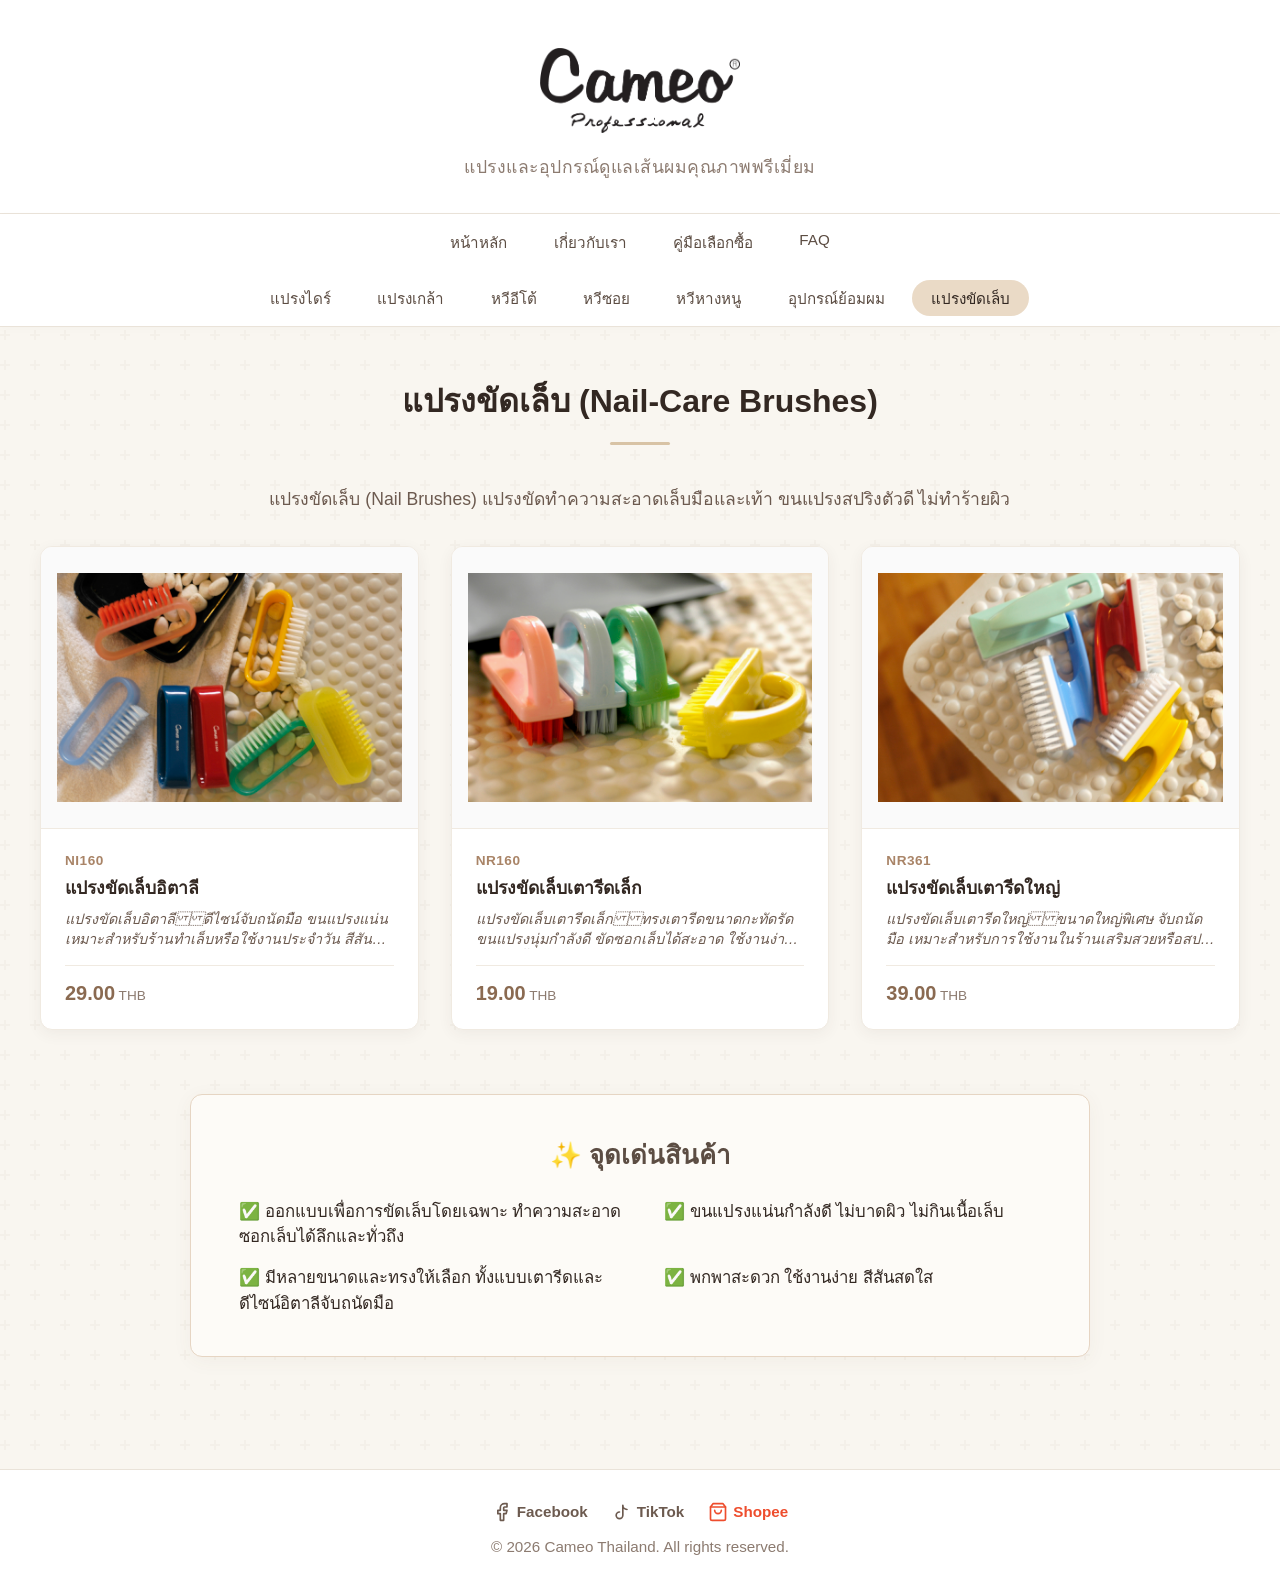
<file: category-7.html>
<!DOCTYPE html>
<html lang="th">
<head>
  <meta charset="UTF-8" />
  <meta http-equiv="X-UA-Compatible" content="IE=edge" />
  <meta name="viewport" content="width=device-width, initial-scale=1.0" />
  <title>แปรงขัดเล็บ – Cameo Thailand</title>
  <meta name="description" content="รายการแปรงขัดเล็บคุณภาพจาก Cameo Thailand พร้อมราคา" />
  <link rel="stylesheet" href="style.css" />

  <link rel="icon" type="image/png" href="favicon.png" />
</head>
<body>
  <header class="header">
    <img src="resource/Cameo image/Logo%20Cameo.png" alt="Cameo Thailand Logo" class="logo" />
    <div class="site-title">Cameo Thailand</div>
    <p class="tagline">แปรงและอุปกรณ์ดูแลเส้นผมคุณภาพพรีเมี่ยม</p>
  </header>
  <nav class="nav">
    <ul class="nav-row top-row">
      <li><a href="index.html">หน้าหลัก</a></li>
      <li><a href="about.html">เกี่ยวกับเรา</a></li>
      <li><a href="buying-guide.html">คู่มือเลือกซื้อ</a></li>
      <li><a href="faq.html">FAQ</a></li>
    </ul>
    <ul class="nav-row bottom-row">
      <li><a href="category-1.html">แปรงไดร์</a></li>
      <li><a href="category-2.html">แปรงเกล้า</a></li>
      <li><a href="category-3.html">หวีอีโต้</a></li>
      <li><a href="category-4.html">หวีซอย</a></li>
      <li><a href="category-5.html">หวีหางหนู</a></li>
      <li><a href="category-6.html">อุปกรณ์ย้อมผม</a></li>
      <li><a href="category-7.html" class="active">แปรงขัดเล็บ</a></li>
    </ul>
  </nav>
  <main class="main">
    <h1>แปรงขัดเล็บ (Nail-Care Brushes)</h1>
    <p class="category-intro" style="text-align:center; max-width:800px; margin: 0 auto 2rem; color: #6C5A4F; font-size:1.1rem; line-height: 1.6;">แปรงขัดเล็บ (Nail Brushes) แปรงขัดทำความสะอาดเล็บมือและเท้า ขนแปรงสปริงตัวดี ไม่ทำร้ายผิว</p>
    
    <div class="product-grid">
      <div class="product-card">
        <div class="product-image-wrapper">
          <a href="https://shopee.co.th/Cameo-(Nail-Brushes)-แปรงขัดเล็บ-ดีไซน์จับถนัดมือ-ขนแปรงแน่น-ออกแบบเพื่อการขัดเล็บโดยเฉพาะ-ไม่บาดผิว-i.42125554.40377434144?extraParams=%7B%22display_model_id%22%3A365334976301%2C%22model_selection_logic%22%3A3%7D" target="_blank" rel="noopener noreferrer"><img src="resource/Cameo image/7%20%E0%B9%81%E0%B8%9B%E0%B8%A3%E0%B8%87%E0%B8%82%E0%B8%B1%E0%B8%94%E0%B9%80%E0%B8%A5%E0%B9%87%E0%B8%9A/NI160.jpg" alt="แปรงขัดเล็บอิตาลี" loading="lazy" /></a>
        </div>
        <div class="product-details">
          <div class="product-code">NI160</div>
          <h3 class="product-name">แปรงขัดเล็บอิตาลี</h3>
          <p class="product-desc">แปรงขัดเล็บอิตาลีดีไซน์จับถนัดมือ ขนแปรงแน่น เหมาะสำหรับร้านทำเล็บหรือใช้งานประจำวัน สีสันสดใส พกพาง่าย</p>
          <div class="product-price">29.00</div>
        </div>
      </div>
      <div class="product-card">
        <div class="product-image-wrapper">
          <a href="https://shopee.co.th/Cameo-(Nail-Brushes)-แปรงขัดเล็บ-ดีไซน์จับถนัดมือ-ขนแปรงแน่น-ออกแบบเพื่อการขัดเล็บโดยเฉพาะ-ไม่บาดผิว-i.42125554.40377434144?extraParams=%7B%22display_model_id%22%3A365334976301%2C%22model_selection_logic%22%3A3%7D" target="_blank" rel="noopener noreferrer"><img src="resource/Cameo image/7%20%E0%B9%81%E0%B8%9B%E0%B8%A3%E0%B8%87%E0%B8%82%E0%B8%B1%E0%B8%94%E0%B9%80%E0%B8%A5%E0%B9%87%E0%B8%9A/NR160.jpg" alt="แปรงขัดเล็บเตารีดเล็ก" loading="lazy" /></a>
        </div>
        <div class="product-details">
          <div class="product-code">NR160</div>
          <h3 class="product-name">แปรงขัดเล็บเตารีดเล็ก</h3>
          <p class="product-desc">แปรงขัดเล็บเตารีดเล็กทรงเตารีดขนาดกะทัดรัด ขนแปรงนุ่มกำลังดี ขัดซอกเล็บได้สะอาด ใช้งานง่ายไม่กินเนื้อ</p>
          <div class="product-price">19.00</div>
        </div>
      </div>
      <div class="product-card">
        <div class="product-image-wrapper">
          <a href="https://shopee.co.th/Cameo-(Nail-Brushes)-แปรงขัดเล็บ-ดีไซน์จับถนัดมือ-ขนแปรงแน่น-ออกแบบเพื่อการขัดเล็บโดยเฉพาะ-ไม่บาดผิว-i.42125554.40377434144?extraParams=%7B%22display_model_id%22%3A365334976301%2C%22model_selection_logic%22%3A3%7D" target="_blank" rel="noopener noreferrer"><img src="resource/Cameo image/7%20%E0%B9%81%E0%B8%9B%E0%B8%A3%E0%B8%87%E0%B8%82%E0%B8%B1%E0%B8%94%E0%B9%80%E0%B8%A5%E0%B9%87%E0%B8%9A/NR361.jpg" alt="แปรงขัดเล็บเตารีดใหญ่" loading="lazy" /></a>
        </div>
        <div class="product-details">
          <div class="product-code">NR361</div>
          <h3 class="product-name">แปรงขัดเล็บเตารีดใหญ่</h3>
          <p class="product-desc">แปรงขัดเล็บเตารีดใหญ่ขนาดใหญ่พิเศษ จับถนัดมือ เหมาะสำหรับการใช้งานในร้านเสริมสวยหรือสปา ขัดเล็บสะอาดทั่วถึง</p>
          <div class="product-price">39.00</div>
        </div>
      </div>
    </div>
  
  
    <section class="category-features">
      <h3>✨ จุดเด่นสินค้า</h3>
      <ul>
        <li>✅ ออกแบบเพื่อการขัดเล็บโดยเฉพาะ ทำความสะอาดซอกเล็บได้ลึกและทั่วถึง</li>
        <li>✅ ขนแปรงแน่นกำลังดี ไม่บาดผิว ไม่กินเนื้อเล็บ</li>
        <li>✅ มีหลายขนาดและทรงให้เลือก ทั้งแบบเตารีดและดีไซน์อิตาลีจับถนัดมือ</li>
        <li>✅ พกพาสะดวก ใช้งานง่าย สีสันสดใส</li>
      </ul>
    </section>
  </main>
      <footer class="footer">
    <div class="footer-links" style="margin-bottom: 1rem; display: flex; justify-content: center; gap: 1.5rem; flex-wrap: wrap; align-items: center;">
      <a href="https://www.facebook.com/cameoprofessional/" target="_blank" rel="noopener noreferrer" style="color: #6C5A4F; text-decoration: none; font-weight: 600; display: flex; align-items: center;">
        <svg width="20" height="20" viewBox="0 0 24 24" fill="none" stroke="currentColor" stroke-width="2" stroke-linecap="round" stroke-linejoin="round" style="margin-right: 5px;"><path d="M18 2h-3a5 5 0 0 0-5 5v3H7v4h3v8h4v-8h3l1-4h-4V7a1 1 0 0 1 1-1h3z"></path></svg> Facebook
      </a>
      <a href="https://www.tiktok.com/@cameo.thailand" target="_blank" rel="noopener noreferrer" style="color: #6C5A4F; text-decoration: none; font-weight: 600; display: flex; align-items: center;">
        <svg width="20" height="20" viewBox="0 0 24 24" fill="none" stroke="currentColor" stroke-width="2" stroke-linecap="round" stroke-linejoin="round" style="margin-right: 5px;"><path d="M9 12a4 4 0 1 0 4 4V4a5 5 0 0 0 5 5"></path></svg> TikTok
      </a>
      <a href="https://shopee.co.th/salonplus" target="_blank" rel="noopener noreferrer" style="color: #ee4d2d; text-decoration: none; font-weight: 600; display: flex; align-items: center;">
        <svg width="20" height="20" viewBox="0 0 24 24" fill="none" stroke="currentColor" stroke-width="2" stroke-linecap="round" stroke-linejoin="round" style="margin-right: 5px;"><path d="M6 2L3 6v14a2 2 0 0 0 2 2h14a2 2 0 0 0 2-2V6l-3-4z"></path><line x1="3" y1="6" x2="21" y2="6"></line><path d="M16 10a4 4 0 0 1-8 0"></path></svg> Shopee
      </a>
    </div>
    <p>© 2026 Cameo Thailand. All rights reserved.</p>
  </footer>

  <!-- AI SEO: Product Schema Markup -->
  <script type="application/ld+json">
  {
  "@context": "https://schema.org",
  "@graph": [
    {
      "@type": "Product",
      "name": "แปรงขัดเล็บอิตาลี",
      "image": "https://cameothailand.com/resource/Cameo%20image/7%20%E0%B9%81%E0%B8%9B%E0%B8%A3%E0%B8%87%E0%B8%82%E0%B8%B1%E0%B8%94%E0%B9%80%E0%B8%A5%E0%B9%87%E0%B8%9A/NI160.jpg",
      "sku": "NI160",
      "brand": {
        "@type": "Brand",
        "name": "Cameo"
      },
      "offers": {
        "@type": "Offer",
        "url": "https://cameothailand.com/category-7.html",
        "priceCurrency": "THB",
        "price": "29.00",
        "availability": "https://schema.org/InStock"
      }
    },
    {
      "@type": "Product",
      "name": "แปรงขัดเล็บเตารีดเล็ก",
      "image": "https://cameothailand.com/resource/Cameo%20image/7%20%E0%B9%81%E0%B8%9B%E0%B8%A3%E0%B8%87%E0%B8%82%E0%B8%B1%E0%B8%94%E0%B9%80%E0%B8%A5%E0%B9%87%E0%B8%9A/NR160.jpg",
      "sku": "NR160",
      "brand": {
        "@type": "Brand",
        "name": "Cameo"
      },
      "offers": {
        "@type": "Offer",
        "url": "https://cameothailand.com/category-7.html",
        "priceCurrency": "THB",
        "price": "19.00",
        "availability": "https://schema.org/InStock"
      }
    },
    {
      "@type": "Product",
      "name": "แปรงขัดเล็บเตารีดใหญ่",
      "image": "https://cameothailand.com/resource/Cameo%20image/7%20%E0%B9%81%E0%B8%9B%E0%B8%A3%E0%B8%87%E0%B8%82%E0%B8%B1%E0%B8%94%E0%B9%80%E0%B8%A5%E0%B9%87%E0%B8%9A/NR361.jpg",
      "sku": "NR361",
      "brand": {
        "@type": "Brand",
        "name": "Cameo"
      },
      "offers": {
        "@type": "Offer",
        "url": "https://cameothailand.com/category-7.html",
        "priceCurrency": "THB",
        "price": "39.00",
        "availability": "https://schema.org/InStock"
      }
    }
  ]
}
  </script>
</body>
</html>
</file>
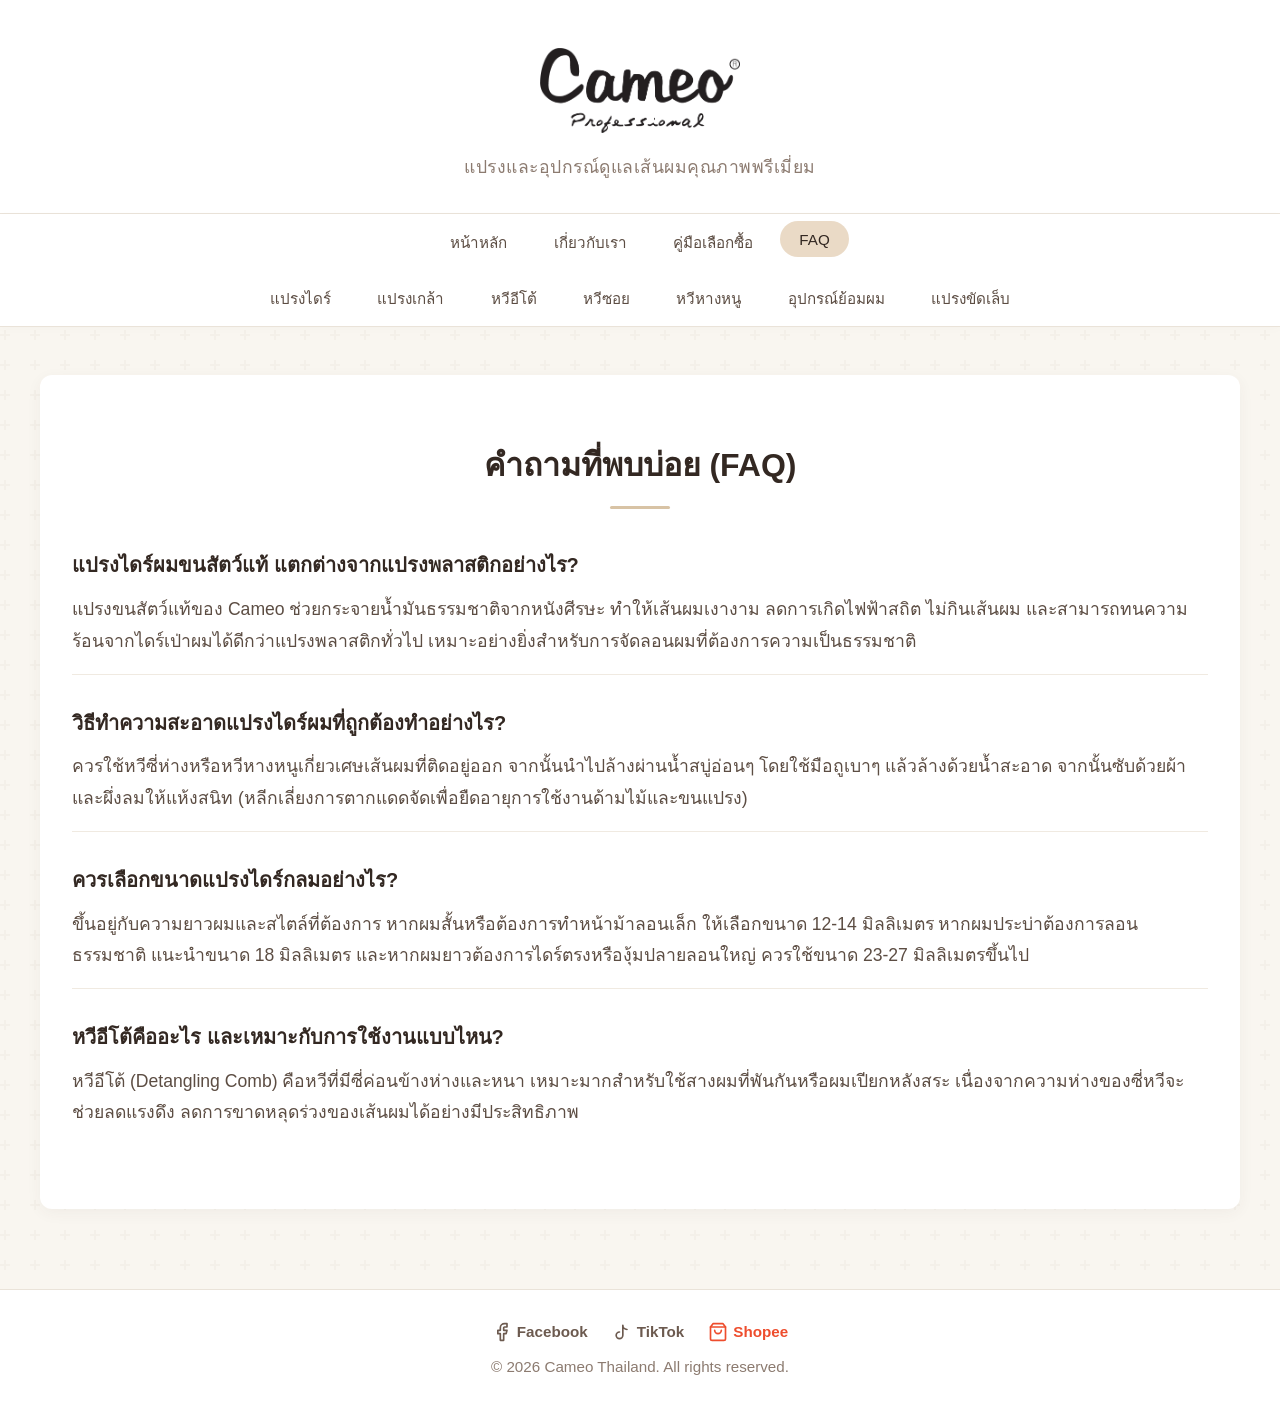
<file: faq.html>
<!DOCTYPE html>
<html lang="th">
<head>
  <meta charset="UTF-8" />
  <meta http-equiv="X-UA-Compatible" content="IE=edge" />
  <meta name="viewport" content="width=device-width, initial-scale=1.0" />
  <title>คำถามที่พบบ่อย (FAQ) | Cameo Thailand แปรงและหวีคุณภาพ</title>
  <meta name="description" content="รวมคำถามที่พบบ่อยเกี่ยวกับการเลือกใช้และการดูแลรักษาแปรงไดร์ผม หวี และอุปกรณ์ทำผมแบรนด์ Cameo" />
  <link rel="stylesheet" href="style.css" />
  <style>
    .seo-content { padding: 4rem 2rem; background: #FFFFFF; border-radius: 12px; margin-bottom: 2rem; box-shadow: 0 4px 15px rgba(74, 59, 50, 0.05); }
    .seo-content h2 { border: none; margin-bottom: 1.5rem; text-align: left; }
    .seo-content h2::after { display: none; }
    .faq-item { margin-bottom: 2rem; padding-bottom: 1rem; border-bottom: 1px solid #F0EAE1; }
    .faq-item:last-child { border-bottom: none; margin-bottom: 0; }
    .faq-question { font-size: 1.25rem; font-weight: 600; color: #332822; margin-bottom: 0.8rem; }
    .faq-answer { font-size: 1.1rem; line-height: 1.8; color: #5C4D43; }
  </style>
  <script type="application/ld+json">
  {
    "@context": "https://schema.org",
    "@type": "FAQPage",
    "mainEntity": [{
      "@type": "Question",
      "name": "แปรงไดร์ผมขนสัตว์แท้ แตกต่างจากแปรงพลาสติกอย่างไร?",
      "acceptedAnswer": {
        "@type": "Answer",
        "text": "แปรงขนสัตว์แท้ของ Cameo ช่วยกระจายน้ำมันธรรมชาติจากหนังศีรษะ ทำให้เส้นผมเงางาม ลดการเกิดไฟฟ้าสถิต ไม่กินเส้นผม และสามารถทนความร้อนจากไดร์เป่าผมได้ดีกว่าแปรงพลาสติกทั่วไป เหมาะอย่างยิ่งสำหรับการจัดลอนผมที่ต้องการความเป็นธรรมชาติ"
      }
    }, {
      "@type": "Question",
      "name": "วิธีทำความสะอาดแปรงไดร์ผมที่ถูกต้องทำอย่างไร?",
      "acceptedAnswer": {
        "@type": "Answer",
        "text": "ควรใช้หวีซี่ห่างหรือหวีหางหนูเกี่ยวเศษเส้นผมที่ติดอยู่ออก จากนั้นนำไปล้างผ่านน้ำสบู่อ่อนๆ โดยใช้มือถูเบาๆ แล้วล้างด้วยน้ำสะอาด จากนั้นซับด้วยผ้าและผึ่งลมให้แห้งสนิท (หลีกเลี่ยงการตากแดดจัดเพื่อยืดอายุการใช้งานด้ามไม้และขนแปรง)"
      }
    }, {
      "@type": "Question",
      "name": "ควรเลือกขนาดแปรงไดร์กลมอย่างไร?",
      "acceptedAnswer": {
        "@type": "Answer",
        "text": "ขึ้นอยู่กับความยาวผมและสไตล์ที่ต้องการ หากผมสั้นหรือต้องการทำหน้าม้าลอนเล็ก ให้เลือกขนาด 12-14 มิลลิเมตร หากผมประบ่าต้องการลอนธรรมชาติ แนะนำขนาด 18 มิลลิเมตร และหากผมยาวต้องการไดร์ตรงหรืองุ้มปลายลอนใหญ่ ควรใช้ขนาด 23-27 มิลลิเมตรขึ้นไป"
      }
    }, {
      "@type": "Question",
      "name": "หวีอีโต้คืออะไร และเหมาะกับการใช้งานแบบไหน?",
      "acceptedAnswer": {
        "@type": "Answer",
        "text": "หวีอีโต้ (Detangling Comb) คือหวีที่มีซี่ค่อนข้างห่างและหนา เหมาะมากสำหรับใช้สางผมที่พันกันหรือผมเปียกหลังสระ เนื่องจากความห่างของซี่หวีจะช่วยลดแรงดึง ลดการขาดหลุดร่วงของเส้นผมได้อย่างมีประสิทธิภาพ"
      }
    }]
  }
  </script>

  <link rel="icon" type="image/png" href="favicon.png" />
</head>
<body>
  <header class="header">
    <a href="index.html">
      <img src="resource/Cameo%20image/Logo%20Cameo.png" alt="Cameo Thailand Logo" class="logo" />
    </a>
    <div class="site-title">Cameo Thailand</div>
    <p class="tagline">แปรงและอุปกรณ์ดูแลเส้นผมคุณภาพพรีเมี่ยม</p>
  </header>
  <nav class="nav">
    <ul class="nav-row top-row">
      <li><a href="index.html">หน้าหลัก</a></li>
      <li><a href="about.html">เกี่ยวกับเรา</a></li>
      <li><a href="buying-guide.html">คู่มือเลือกซื้อ</a></li>
      <li><a href="faq.html" class="active">FAQ</a></li>
    </ul>
    <ul class="nav-row bottom-row">
      <li><a href="category-1.html">แปรงไดร์</a></li>
      <li><a href="category-2.html">แปรงเกล้า</a></li>
      <li><a href="category-3.html">หวีอีโต้</a></li>
      <li><a href="category-4.html">หวีซอย</a></li>
      <li><a href="category-5.html">หวีหางหนู</a></li>
      <li><a href="category-6.html">อุปกรณ์ย้อมผม</a></li>
      <li><a href="category-7.html">แปรงขัดเล็บ</a></li>
    </ul>
  </nav>
  <main class="main">
    <article class="seo-content">
      <h1>คำถามที่พบบ่อย (FAQ)</h1>
      
      <div class="faq-item">
        <div class="faq-question">แปรงไดร์ผมขนสัตว์แท้ แตกต่างจากแปรงพลาสติกอย่างไร?</div>
        <div class="faq-answer">แปรงขนสัตว์แท้ของ Cameo ช่วยกระจายน้ำมันธรรมชาติจากหนังศีรษะ ทำให้เส้นผมเงางาม ลดการเกิดไฟฟ้าสถิต ไม่กินเส้นผม และสามารถทนความร้อนจากไดร์เป่าผมได้ดีกว่าแปรงพลาสติกทั่วไป เหมาะอย่างยิ่งสำหรับการจัดลอนผมที่ต้องการความเป็นธรรมชาติ</div>
      </div>
      
      <div class="faq-item">
        <div class="faq-question">วิธีทำความสะอาดแปรงไดร์ผมที่ถูกต้องทำอย่างไร?</div>
        <div class="faq-answer">ควรใช้หวีซี่ห่างหรือหวีหางหนูเกี่ยวเศษเส้นผมที่ติดอยู่ออก จากนั้นนำไปล้างผ่านน้ำสบู่อ่อนๆ โดยใช้มือถูเบาๆ แล้วล้างด้วยน้ำสะอาด จากนั้นซับด้วยผ้าและผึ่งลมให้แห้งสนิท (หลีกเลี่ยงการตากแดดจัดเพื่อยืดอายุการใช้งานด้ามไม้และขนแปรง)</div>
      </div>
      
      <div class="faq-item">
        <div class="faq-question">ควรเลือกขนาดแปรงไดร์กลมอย่างไร?</div>
        <div class="faq-answer">ขึ้นอยู่กับความยาวผมและสไตล์ที่ต้องการ หากผมสั้นหรือต้องการทำหน้าม้าลอนเล็ก ให้เลือกขนาด 12-14 มิลลิเมตร หากผมประบ่าต้องการลอนธรรมชาติ แนะนำขนาด 18 มิลลิเมตร และหากผมยาวต้องการไดร์ตรงหรืองุ้มปลายลอนใหญ่ ควรใช้ขนาด 23-27 มิลลิเมตรขึ้นไป</div>
      </div>
      
      <div class="faq-item">
        <div class="faq-question">หวีอีโต้คืออะไร และเหมาะกับการใช้งานแบบไหน?</div>
        <div class="faq-answer">หวีอีโต้ (Detangling Comb) คือหวีที่มีซี่ค่อนข้างห่างและหนา เหมาะมากสำหรับใช้สางผมที่พันกันหรือผมเปียกหลังสระ เนื่องจากความห่างของซี่หวีจะช่วยลดแรงดึง ลดการขาดหลุดร่วงของเส้นผมได้อย่างมีประสิทธิภาพ</div>
      </div>
    </article>
  </main>
      <footer class="footer">
    <div class="footer-links" style="margin-bottom: 1rem; display: flex; justify-content: center; gap: 1.5rem; flex-wrap: wrap; align-items: center;">
      <a href="https://www.facebook.com/cameoprofessional/" target="_blank" rel="noopener noreferrer" style="color: #6C5A4F; text-decoration: none; font-weight: 600; display: flex; align-items: center;">
        <svg width="20" height="20" viewBox="0 0 24 24" fill="none" stroke="currentColor" stroke-width="2" stroke-linecap="round" stroke-linejoin="round" style="margin-right: 5px;"><path d="M18 2h-3a5 5 0 0 0-5 5v3H7v4h3v8h4v-8h3l1-4h-4V7a1 1 0 0 1 1-1h3z"></path></svg> Facebook
      </a>
      <a href="https://www.tiktok.com/@cameo.thailand" target="_blank" rel="noopener noreferrer" style="color: #6C5A4F; text-decoration: none; font-weight: 600; display: flex; align-items: center;">
        <svg width="20" height="20" viewBox="0 0 24 24" fill="none" stroke="currentColor" stroke-width="2" stroke-linecap="round" stroke-linejoin="round" style="margin-right: 5px;"><path d="M9 12a4 4 0 1 0 4 4V4a5 5 0 0 0 5 5"></path></svg> TikTok
      </a>
      <a href="https://shopee.co.th/salonplus" target="_blank" rel="noopener noreferrer" style="color: #ee4d2d; text-decoration: none; font-weight: 600; display: flex; align-items: center;">
        <svg width="20" height="20" viewBox="0 0 24 24" fill="none" stroke="currentColor" stroke-width="2" stroke-linecap="round" stroke-linejoin="round" style="margin-right: 5px;"><path d="M6 2L3 6v14a2 2 0 0 0 2 2h14a2 2 0 0 0 2-2V6l-3-4z"></path><line x1="3" y1="6" x2="21" y2="6"></line><path d="M16 10a4 4 0 0 1-8 0"></path></svg> Shopee
      </a>
    </div>
    <p>© 2026 Cameo Thailand. All rights reserved.</p>
  </footer>
</body>
</html>
</file>
<file: style.css>
/* style.css – Premium Salon Theme (Warm/Earth Tones) */

/* Global reset */
* {
  margin: 0;
  padding: 0;
  box-sizing: border-box;
}

html {
  scroll-behavior: smooth;
  font-family: 'Inter', sans-serif;
  background-color: #F9F6F0; /* Cream / Warm beige background */
  color: #4A3B32; /* Dark brown text for contrast and elegance */
}

body {
  min-height: 100vh;
  display: flex;
  flex-direction: column;
  align-items: center;
  background-image: url('data:image/svg+xml,%3Csvg width="60" height="60" viewBox="0 0 60 60" xmlns="http://www.w3.org/2000/svg"%3E%3Cg fill="none" fill-rule="evenodd"%3E%3Cg fill="%23d6cdc4" fill-opacity="0.15"%3E%3Cpath d="M36 34v-4h-2v4h-4v2h4v4h2v-4h4v-2h-4zm0-30V0h-2v4h-4v2h4v4h2V6h4V4h-4zM6 34v-4H4v4H0v2h4v4h2v-4h4v-2H6zM6 4V0H4v4H0v2h4v4h2V6h4V4H6z"/%3E%3C/g%3E%3C/g%3E%3C/svg%3E');
}

/* Header */
header.header {
  width: 100%;
  padding: 3rem 1rem 2rem;
  text-align: center;
  background: #FFFFFF;
  border-bottom: 1px solid #EAE3D9;
  box-shadow: 0 4px 20px rgba(74, 59, 50, 0.05);
}

header.header .logo {
  max-width: 200px;
  height: auto;
  margin-bottom: 1rem;
}

header.header .site-title {
  font-size: 2.2rem;
  font-weight: 700;
  color: #332822;
  margin-bottom: 0.5rem;
  display: none; /* Hide text title if logo is prominent enough */
}

header.header .tagline {
  font-size: 1.1rem;
  color: #8C7B70;
  font-weight: 400;
  letter-spacing: 0.5px;
}

/* Navigation */
nav.nav {
  width: 100%;
  background: #FFFFFF;
  border-bottom: 1px solid #EAE3D9;
  position: sticky;
  top: 0;
  z-index: 100;
  box-shadow: 0 2px 10px rgba(0,0,0,0.02);
}

nav.nav ul {
  display: flex;
  flex-wrap: wrap;
  gap: 0.5rem;
  justify-content: center;
  list-style: none;
  padding: 1rem;
  max-width: 1200px;
  margin: 0 auto;
}

nav.nav a {
  text-decoration: none;
  color: #5C4D43;
  padding: 0.6rem 1.2rem;
  border-radius: 20px;
  font-weight: 500;
  font-size: 0.95rem;
  background: transparent;
  transition: all 0.3s ease;
}

nav.nav a:hover, nav.nav a.active {
  background: #EADAC6;
  color: #332822;
}

/* Main Content */
main.main {
  width: 95%;
  max-width: 1200px;
  flex: 1;
  padding: 3rem 0;
}

main.main h1,
main.main h2 {
  font-size: 2rem;
  color: #332822;
  text-align: center;
  margin-bottom: 2.5rem;
  font-weight: 600;
  position: relative;
}

main.main h1::after,
main.main h2::after {
  content: '';
  display: block;
  width: 60px;
  height: 3px;
  background: #D8C3A5;
  margin: 1rem auto 0;
  border-radius: 2px;
}

/* Hero Section */
section.hero {
  text-align: center;
  padding: 4rem 2rem;
  margin-bottom: 3rem;
  border-radius: 16px;
  background: linear-gradient(145deg, #FFFFFF, #FAF8F5);
  box-shadow: 0 10px 30px rgba(74, 59, 50, 0.08);
  border: 1px solid #EAE3D9;
}

section.hero h2 {
  border: none;
}
section.hero h2::after {
  display: none;
}

section.hero p {
  font-size: 1.15rem;
  margin-bottom: 2rem;
  color: #6C5A4F;
  max-width: 600px;
  margin-inline: auto;
  line-height: 1.6;
}

.cta-button {
  display: inline-block;
  background: #A98467;
  color: #FFFFFF;
  padding: 1rem 2.5rem;
  border-radius: 30px;
  font-weight: 600;
  text-decoration: none;
  transition: all 0.3s ease;
  box-shadow: 0 4px 15px rgba(169, 132, 103, 0.3);
}

.cta-button:hover {
  background: #8A6A51;
  transform: translateY(-2px);
  box-shadow: 0 6px 20px rgba(169, 132, 103, 0.4);
}

/* Product Grid (Replacing Table) */
.product-grid {
  display: grid;
  grid-template-columns: repeat(auto-fill, minmax(280px, 1fr));
  gap: 2rem;
}

.product-card {
  background: #FFFFFF;
  border-radius: 12px;
  overflow: hidden;
  box-shadow: 0 4px 15px rgba(74, 59, 50, 0.06);
  border: 1px solid #F0EAE1;
  transition: transform 0.3s ease, box-shadow 0.3s ease;
  display: flex;
  flex-direction: column;
}

.product-card:hover {
  transform: translateY(-5px);
  box-shadow: 0 12px 25px rgba(74, 59, 50, 0.12);
}

.product-image-wrapper {
  width: 100%;
  aspect-ratio: 4 / 3;
  background: #FAFAFA;
  display: flex;
  align-items: center;
  justify-content: center;
  padding: 1rem;
  border-bottom: 1px solid #F0EAE1;
  position: relative;
  overflow: hidden;
}

.product-image-wrapper a {
  display: block;
  width: 100%;
  height: 100%;
}

.product-image-wrapper img {
  width: 100%;
  height: 100%;
  object-fit: contain;
  mix-blend-mode: multiply;
  transition: transform 0.3s ease;
}

/* Specific class for tall vertical brushes to lay flat */
.product-image-wrapper img.rotate-vertical {
  transform: rotate(90deg) scale(1.3);
}

.product-details {
  padding: 1.5rem;
  display: flex;
  flex-direction: column;
  flex: 1;
}

.product-code {
  font-size: 0.85rem;
  color: #A98467;
  font-weight: 600;
  margin-bottom: 0.5rem;
  letter-spacing: 0.5px;
}

.product-name {
  font-size: 1.1rem;
  color: #332822;
  font-weight: 600;
  margin-bottom: 1rem;
  line-height: 1.4;
  flex: 1;
}

.product-price {
  font-size: 1.25rem;
  color: #8A6A51;
  font-weight: 700;
  border-top: 1px solid #F0EAE1;
  padding-top: 1rem;
  margin-top: auto;
}

.product-price::after {
  content: ' THB';
  font-size: 0.85rem;
  font-weight: 500;
  color: #8C7B70;
}

/* Features List on Home Page */
section.features {
  background: #FFFFFF;
  padding: 3rem;
  border-radius: 16px;
  box-shadow: 0 4px 15px rgba(74, 59, 50, 0.05);
  border: 1px solid #EAE3D9;
}

section.features h3 {
  font-size: 1.5rem;
  color: #332822;
  margin-bottom: 1.5rem;
  text-align: center;
}

section.features ul {
  list-style: none;
  display: grid;
  grid-template-columns: repeat(auto-fit, minmax(250px, 1fr));
  gap: 1.5rem;
}

section.features li {
  position: relative;
  padding-left: 2rem;
  line-height: 1.6;
  color: #5C4D43;
}

section.features li::before {
  content: '✓';
  position: absolute;
  left: 0;
  top: 0;
  color: #A98467;
  font-weight: bold;
  font-size: 1.2rem;
}

/* Footer */
footer.footer {
  width: 100%;
  text-align: center;
  padding: 2rem 0;
  background: #FFFFFF;
  border-top: 1px solid #EAE3D9;
  color: #8C7B70;
  font-size: 0.95rem;
  margin-top: auto;
}

@media (max-width: 768px) {
  nav.nav ul { gap: 0.25rem; }
  nav.nav a { padding: 0.5rem 0.8rem; font-size: 0.9rem; }
  header.header .logo { max-width: 160px; }
  .product-grid { grid-template-columns: repeat(auto-fill, minmax(200px, 1fr)); }
  section.hero { padding: 3rem 1.5rem; }
}

/* -------------------------------------- */
/* 6 TOP PICKS SECTION (Inspired by Catalog) */
/* -------------------------------------- */
.top-picks-section {
  padding: 5rem 2rem;
  background-color: #FDFBF7;
  max-width: 1200px;
  margin: 0 auto;
  overflow: hidden;
}

.top-picks-header {
  text-align: left;
  margin-bottom: 3rem;
  border-bottom: 2px solid #8A6A51;
  display: inline-block;
  padding-bottom: 0.5rem;
}

.top-picks-title {
  font-size: 3rem;
  font-weight: 800;
  color: #5C4D43;
  letter-spacing: 2px;
  margin: 0;
  line-height: 1;
}

.top-picks-title span {
  font-size: 5rem;
  color: #8A6A51;
  vertical-align: bottom;
  line-height: 0.8;
}

.top-picks-subtitle {
  font-family: 'Brush Script MT', cursive, 'Inter', sans-serif;
  font-size: 1.8rem;
  color: #333;
  margin-top: -10px;
  margin-left: 50px;
  font-style: italic;
}

.top-picks-grid {
  display: grid;
  grid-template-columns: repeat(auto-fit, minmax(300px, 1fr));
  gap: 3rem;
  margin-top: 2rem;
}

.top-pick-card {
  position: relative;
  background: #FFF;
  border-radius: 12px;
  padding: 2rem;
  box-shadow: 0 10px 30px rgba(92, 77, 67, 0.08);
  transition: transform 0.3s ease, box-shadow 0.3s ease;
  display: flex;
  flex-direction: column;
  align-items: center;
  z-index: 1;
}

.top-pick-card:hover {
  transform: translateY(-10px);
  box-shadow: 0 15px 40px rgba(92, 77, 67, 0.15);
}

.pick-number {
  position: absolute;
  top: 10px;
  right: 20px;
  font-size: 8rem;
  font-weight: 900;
  color: #8A6A51;
  opacity: 0.15;
  z-index: -1;
  line-height: 1;
}

.pick-img {
  width: 100%;
  max-width: 220px;
  height: 220px;
  object-fit: contain;
  margin-bottom: 1.5rem;
  transition: transform 0.3s ease;
}

.top-pick-card:hover .pick-img {
  transform: scale(1.1);
}

.top-pick-card:hover .pick-img.rotate-diagonal {
  transform: scale(1.1) rotate(25deg);
}
.top-pick-card:hover .pick-img.rotate-diagonal-reverse {
  transform: scale(1.1) rotate(-25deg);
}

.pick-info {
  text-align: center;
}

.pick-badge {
  display: inline-block;
  background-color: #E6D5C3;
  color: #5C4D43;
  padding: 0.3rem 1rem;
  border-radius: 20px;
  font-size: 0.9rem;
  font-weight: 700;
  margin-bottom: 0.8rem;
}

.pick-info h4 {
  font-size: 1.1rem;
  color: #332822;
  margin-bottom: 1rem;
  font-weight: 600;
}

.pick-info p {
  font-size: 0.95rem;
  color: #6C5A4F;
  font-style: italic;
  line-height: 1.6;
}

@media (max-width: 768px) {
  .top-picks-title { font-size: 2.2rem; }
  .top-picks-title span { font-size: 3.5rem; }
  .top-picks-subtitle { font-size: 1.4rem; margin-left: 30px; }
  .top-picks-grid { grid-template-columns: 1fr; gap: 2rem; }
}

/* -------------------------------------- */
/* CATALOGUE INJECTED STYLES */
/* -------------------------------------- */
.product-desc {
  font-size: 0.9rem;
  color: #6C5A4F;
  margin: -0.5rem 0 1rem 0;
  line-height: 1.4;
  font-style: italic;
  display: -webkit-box;
  -webkit-line-clamp: 2;
  -webkit-box-orient: vertical;
  overflow: hidden;
}

.category-features {
  margin: 4rem auto;
  padding: 2.5rem;
  max-width: 900px;
  background-color: #FDFBF7;
  border-radius: 12px;
  box-shadow: 0 4px 20px rgba(92, 77, 67, 0.05);
  border: 1px solid #E6D5C3;
}

.category-features h3 {
  font-size: 1.6rem;
  color: #5C4D43;
  margin-bottom: 1.5rem;
  text-align: center;
  font-weight: 700;
}

.category-features ul {
  list-style: none;
  padding: 0;
  margin: 0;
  display: grid;
  grid-template-columns: repeat(auto-fit, minmax(350px, 1fr));
  gap: 1rem 2rem;
}

.category-features li {
  font-size: 1.05rem;
  color: #332822;
  line-height: 1.5;
  padding-left: 0.5rem;
}

@media (max-width: 768px) {
  .category-features ul {
    grid-template-columns: 1fr;
  }
}
</file>
